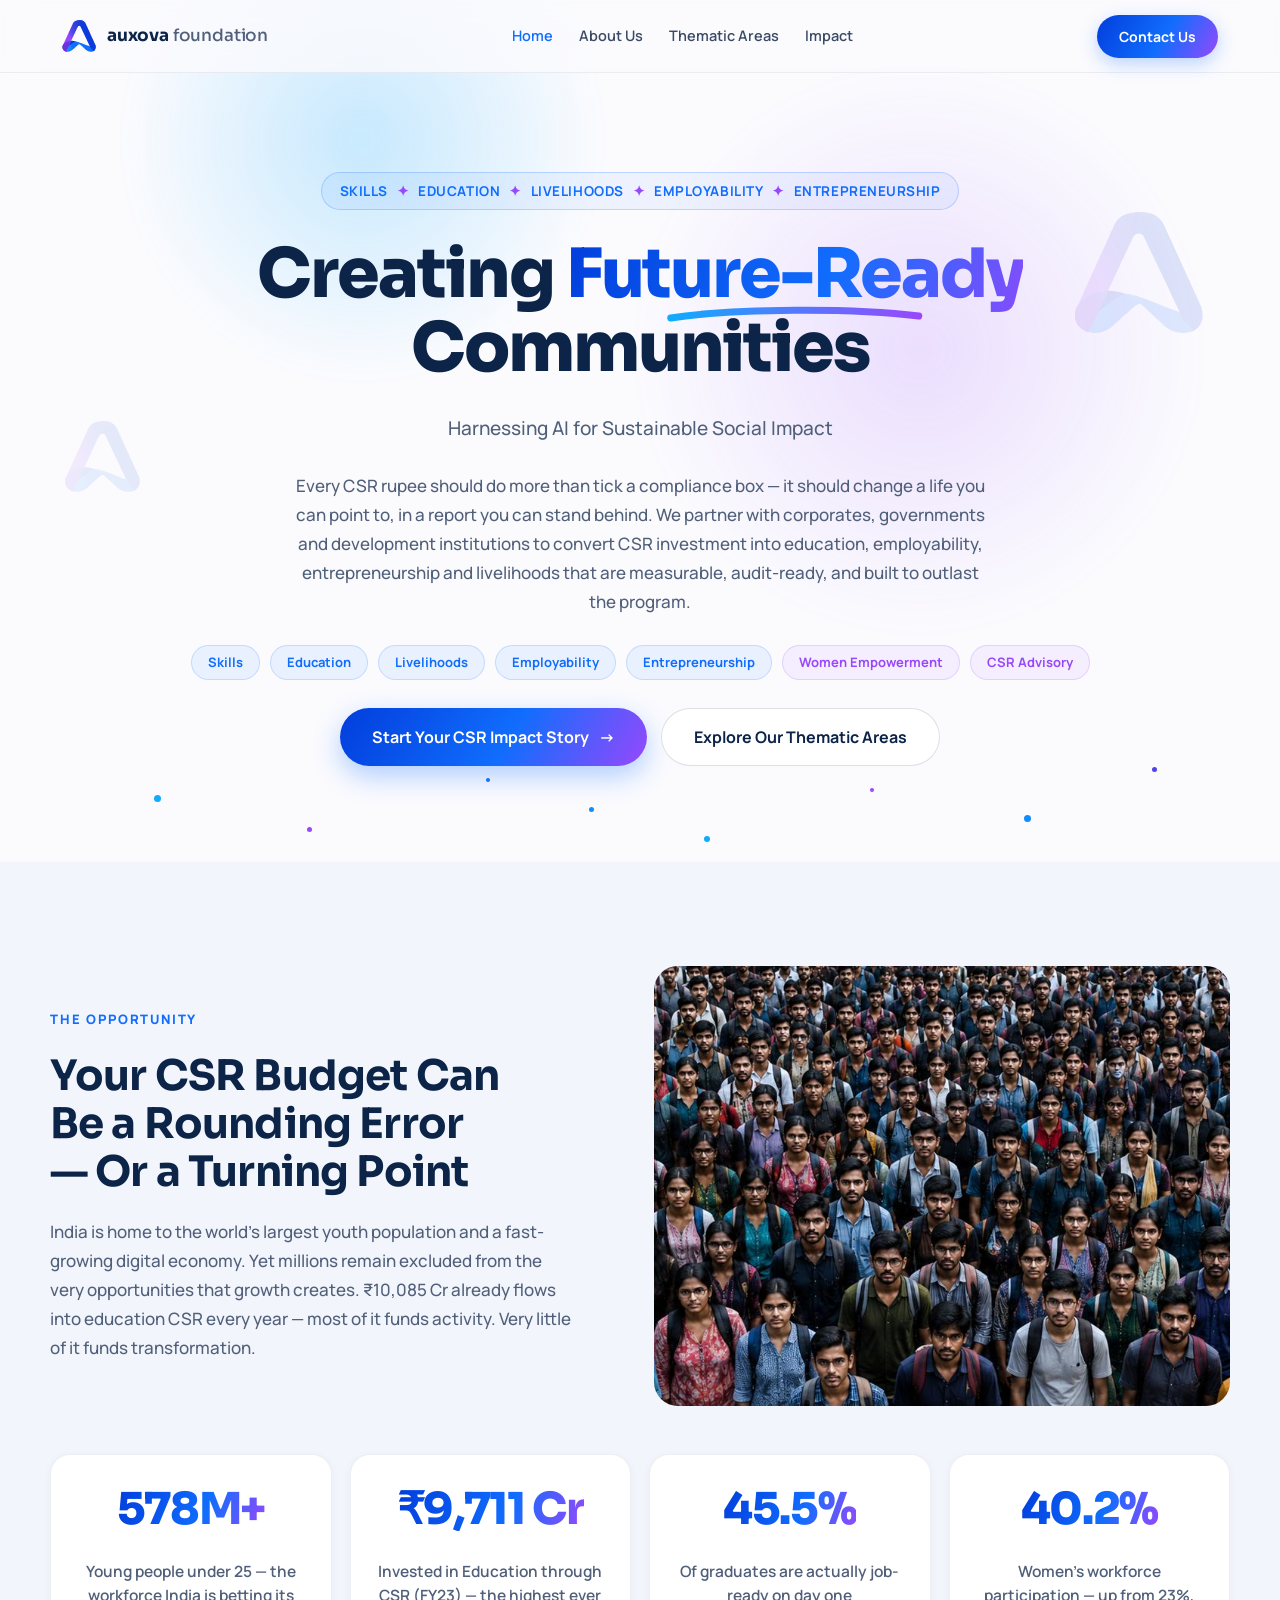
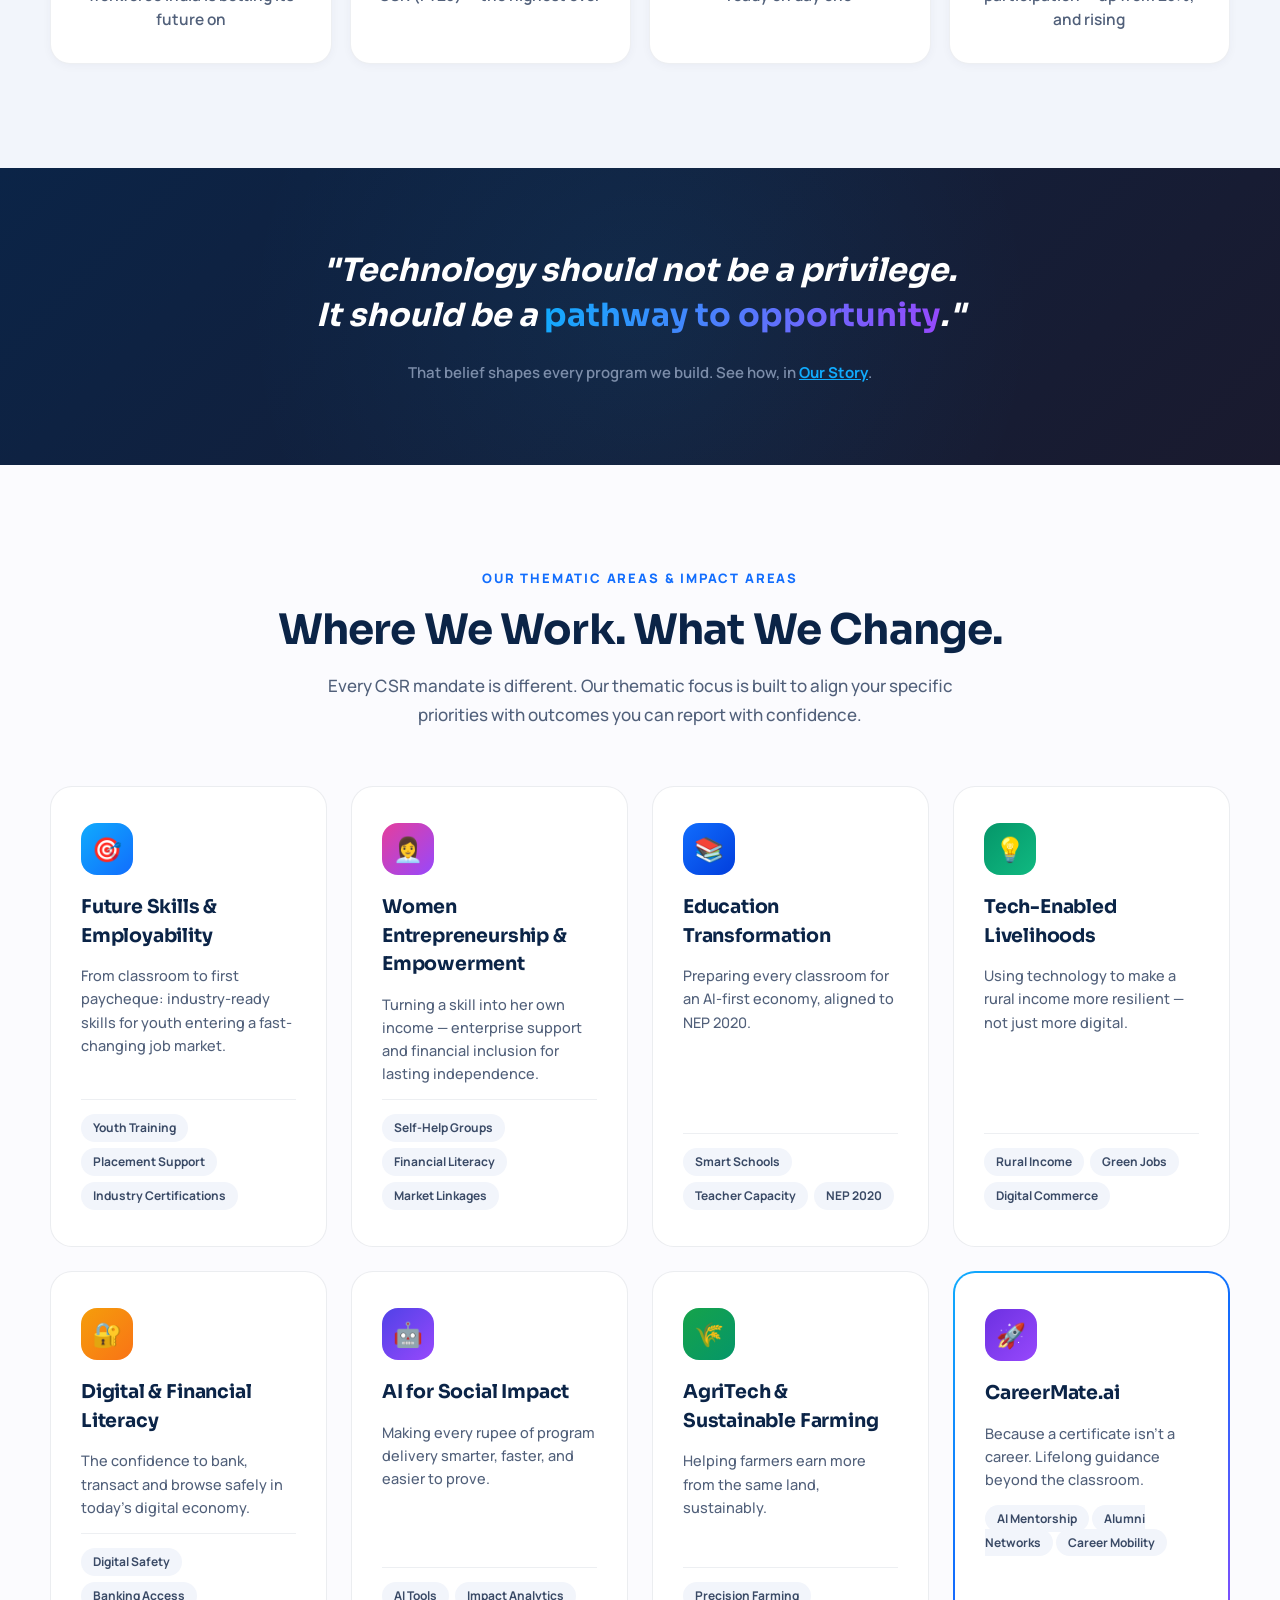
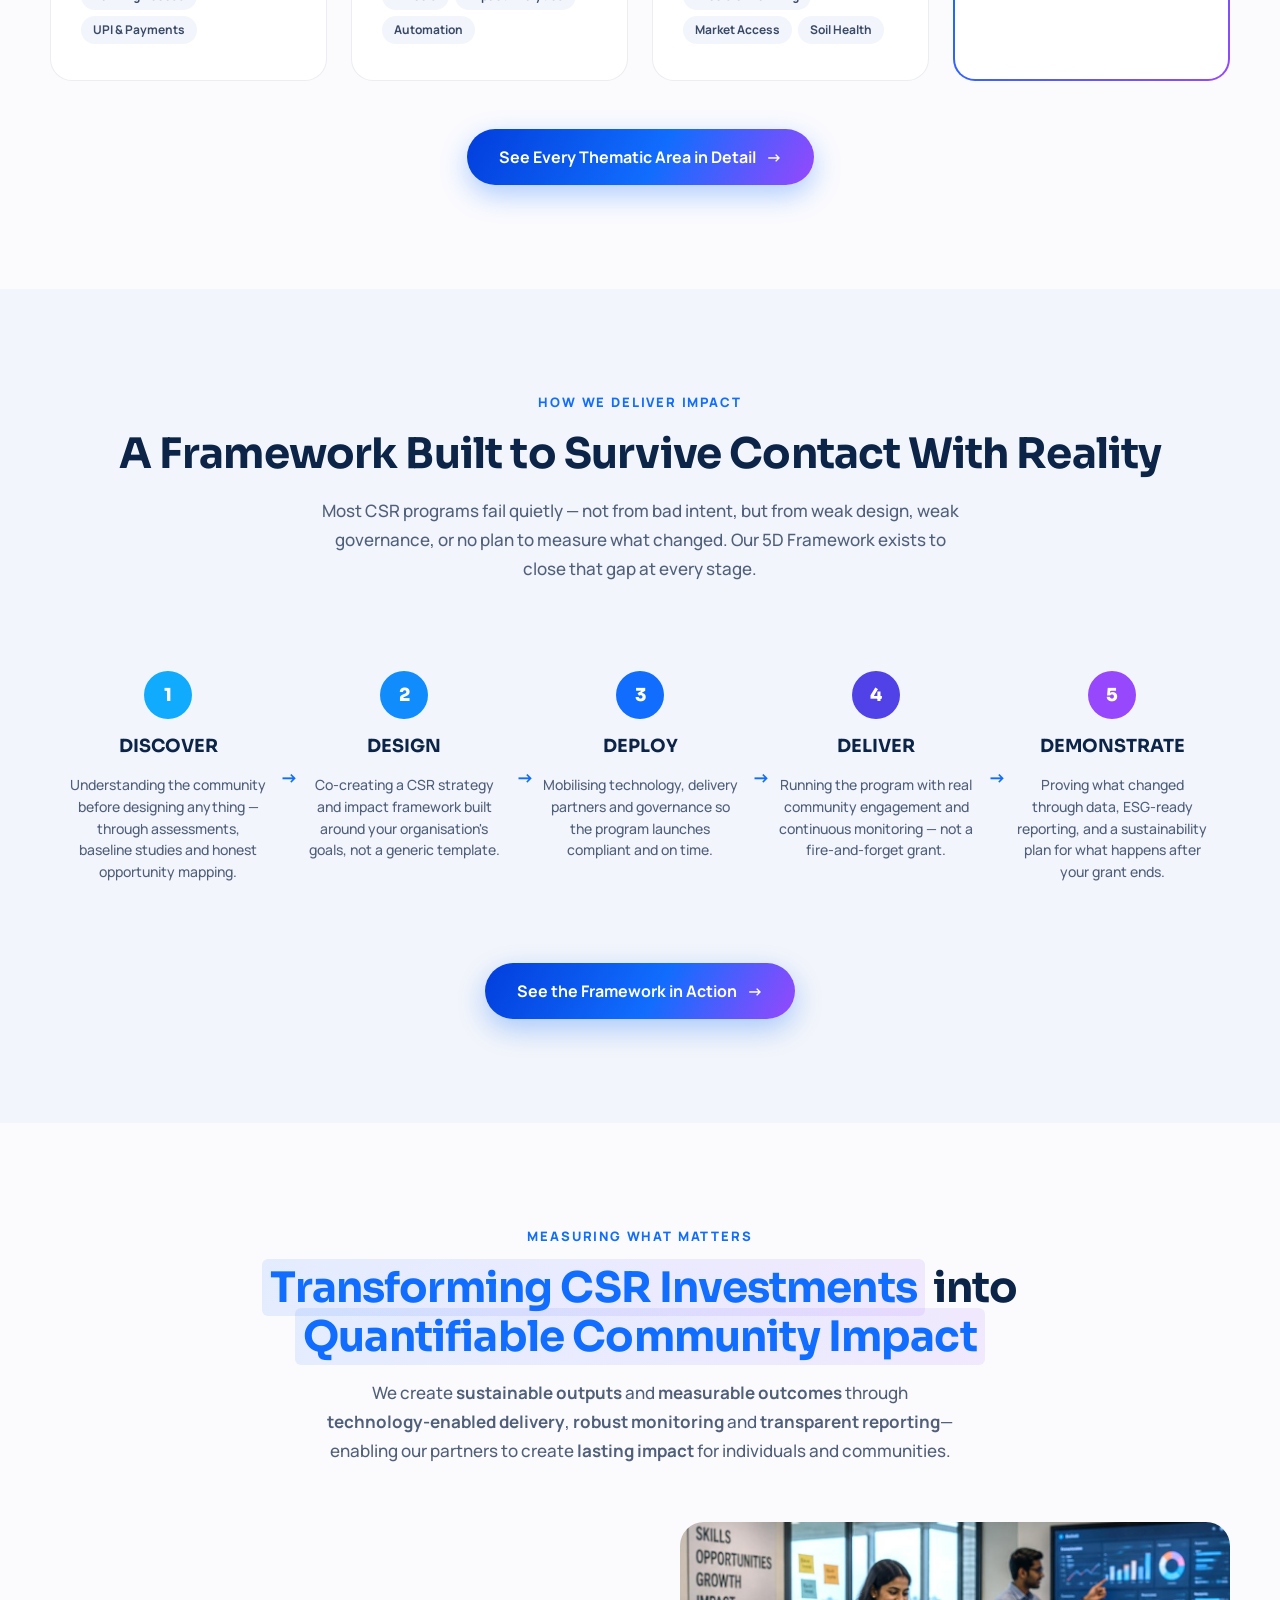
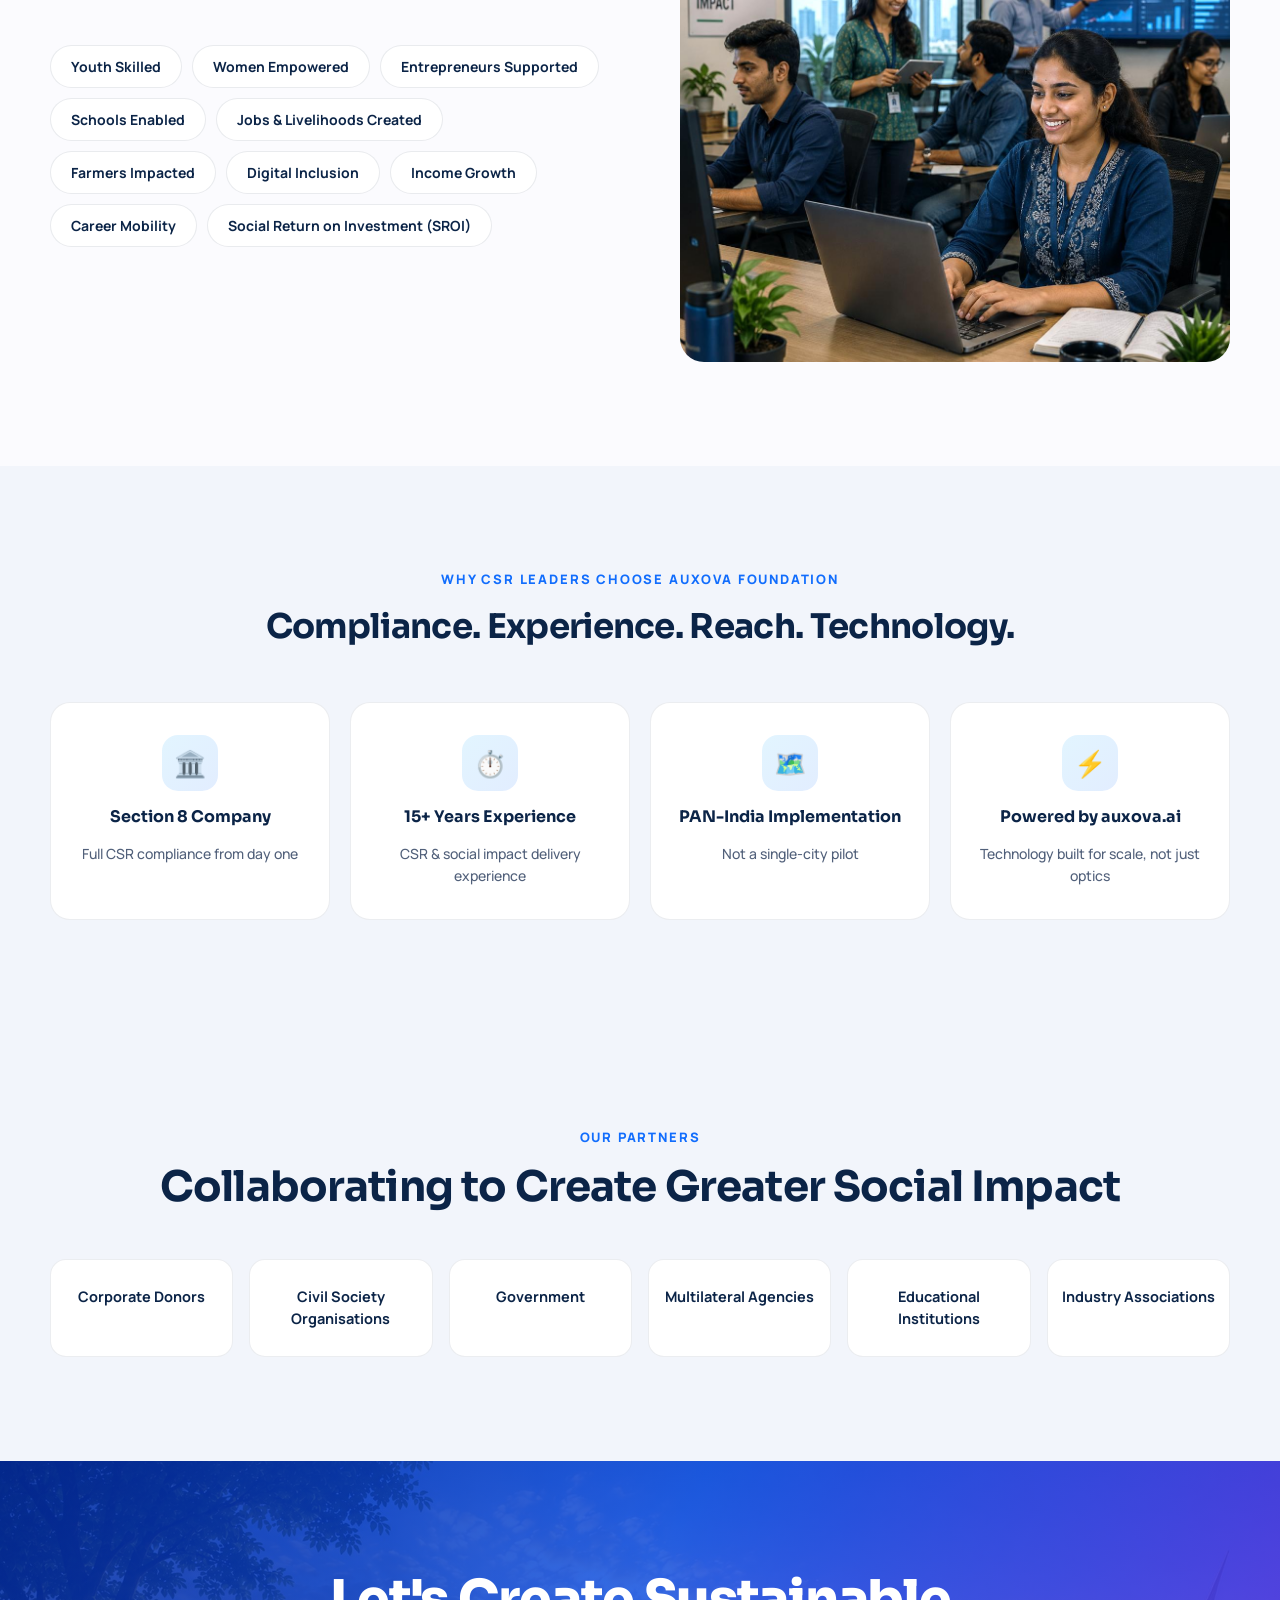
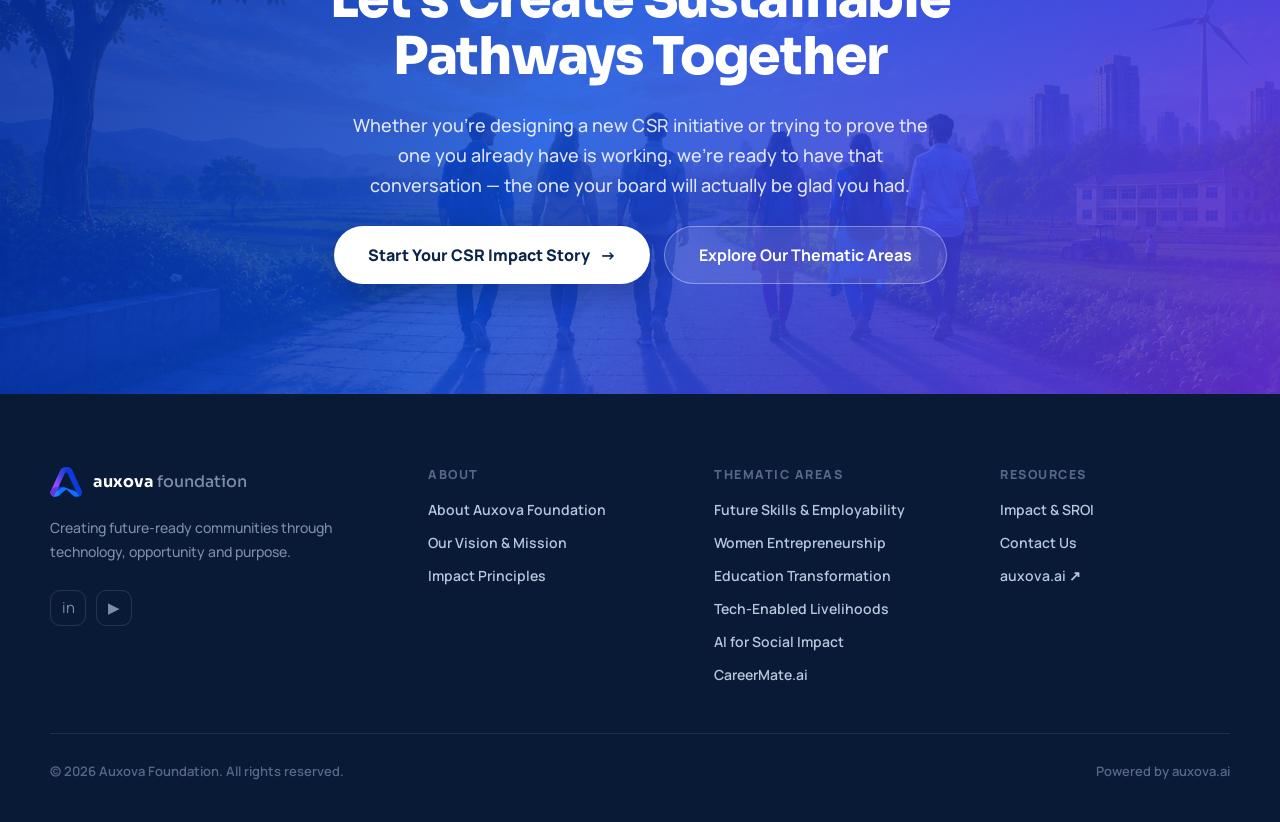
<file: index.html>
<!DOCTYPE html>
<html lang="en-IN">
<head>
  <meta charset="UTF-8">
  <meta name="viewport" content="width=device-width, initial-scale=1.0">
  <meta http-equiv="X-UA-Compatible" content="IE=edge">
  <meta name="theme-color" content="#116DFD">
  <meta name="format-detection" content="telephone=no">
  <meta name="apple-mobile-web-app-capable" content="yes">
  <meta name="apple-mobile-web-app-status-bar-style" content="black-translucent">
  <meta name="apple-mobile-web-app-title" content="Auxova Foundation">
  <meta name="msapplication-TileColor" content="#116DFD">

  <title>Auxova Foundation — Creating Future-Ready Communities | CSR Implementation Partner India</title>
  <meta name="description" content="Auxova Foundation partners with corporates, governments and development institutions to convert CSR investment into education, employability, entrepreneurship and livelihoods that are measurable, audit-ready, and built to outlast the program.">
  <meta name="keywords" content="CSR India, CSR implementation partner, education CSR, employability, entrepreneurship, livelihoods, Schedule VII, Section 8 company, nonprofit India, AI literacy, workforce development, women empowerment, CareerMate, SROI, ESG reporting">
  <meta name="author" content="Auxova Foundation">
  <meta name="robots" content="index, follow, max-image-preview:large, max-snippet:-1, max-video-preview:-1">

  <!-- Open Graph -->
  <meta property="og:type" content="website">
  <meta property="og:url" content="https://auxova-foundation.netlify.app/">
  <meta property="og:title" content="Auxova Foundation — Creating Future-Ready Communities | CSR Implementation Partner India">
  <meta property="og:description" content="Auxova Foundation partners with corporates, governments and development institutions to convert CSR investment into education, employability, entrepreneurship and livelihoods that are measurable, audit-ready, and built to outlast the program.">
  <meta property="og:image" content="https://auxova-foundation.netlify.app/assets/og-image.jpg">
  <meta property="og:image:width" content="1200">
  <meta property="og:image:height" content="630">
  <meta property="og:image:type" content="image/jpeg">
  <meta property="og:site_name" content="Auxova Foundation">
  <meta property="og:locale" content="en_IN">

  <!-- Twitter Card -->
  <meta name="twitter:card" content="summary_large_image">
  <meta name="twitter:title" content="Auxova Foundation — Creating Future-Ready Communities | CSR Implementation Partner India">
  <meta name="twitter:description" content="Auxova Foundation partners with corporates, governments and development institutions to convert CSR investment into education, employability, entrepreneurship and livelihoods that are measurable, audit-ready, and built to outlast the program.">
  <meta name="twitter:image" content="https://auxova-foundation.netlify.app/assets/og-image.jpg">

  <!-- Favicon -->
  <link rel="icon" type="image/svg+xml" href="assets/auxova-mark.svg">
  <link rel="apple-touch-icon" href="assets/auxova-mark.svg">

  <!-- Canonical -->
  <link rel="canonical" href="https://auxova-foundation.netlify.app/">

  <!-- Google Fonts -->
  <link rel="preconnect" href="https://fonts.googleapis.com">
  <link rel="preconnect" href="https://fonts.gstatic.com" crossorigin>
  <link rel="dns-prefetch" href="https://fonts.gstatic.com">
  <link href="https://fonts.googleapis.com/css2?family=Sora:wght@700;800&family=Manrope:wght@400;500;600;700;800&display=swap" rel="stylesheet">

  <!-- Stylesheet -->
  <link rel="stylesheet" href="css/style.css">

  <!-- Structured Data -->
  <script type="application/ld+json">
  {
    "@context": "https://schema.org",
    "@type": "NGO",
    "name": "Auxova Foundation",
    "url": "https://auxova-foundation.netlify.app",
    "logo": "https://auxova-foundation.netlify.app/assets/auxova-logo.svg",
    "description": "Auxova Foundation partners with corporates, governments and development institutions to convert CSR investment into education, employability, entrepreneurship and livelihoods that are measurable, audit-ready, and built to outlast the program.",
    "foundingDate": "2026",
    "areaServed": {
      "@type": "Country",
      "name": "India"
    },
    "knowsAbout": ["CSR implementation", "education", "employability", "entrepreneurship", "livelihoods", "AI literacy", "vocational training", "digital skilling", "women empowerment", "SROI"],
    "contactPoint": {
      "@type": "ContactPoint",
      "contactType": "General Enquiry",
      "email": "contact@auxova.in"
    }
  }
  </script>
  <script type="application/ld+json">
  {
    "@context": "https://schema.org",
    "@type": "WebSite",
    "url": "https://auxova-foundation.netlify.app",
    "name": "Auxova Foundation"
  }
  </script>
</head>
<body>

  <!-- ══════════════════════════════════════════════
       NAVIGATION
       ══════════════════════════════════════════════ -->
  <nav class="ax-nav" role="navigation" aria-label="Main navigation">
    <div class="ax-navbar">
      <a href="index.html" class="ax-nav-logo" aria-label="Auxova Foundation home">
        <img src="assets/auxova-mark.svg" alt="Auxova Foundation" width="34" height="34">
        <span class="ax-nav-logo-text">auxova <span>foundation</span></span>
      </a>
      <nav class="ax-navlinks" aria-label="Site sections">
        <a href="index.html">Home</a>
        <a href="about.html">About Us</a>
        <a href="programs.html">Thematic Areas</a>
        <a href="impact.html">Impact</a>
      </nav>
      <a href="contact.html" class="ax-navcta">Contact Us</a>
      <button id="ax-hamburger" class="ax-hamburger" aria-label="Open navigation menu" aria-expanded="false" aria-controls="ax-mobile-menu">
        <span aria-hidden="true"></span><span aria-hidden="true"></span><span aria-hidden="true"></span>
      </button>
    </div>
    <div id="ax-mobile-menu" class="ax-mobile-menu" role="menu" aria-label="Mobile navigation">
      <a href="index.html" role="menuitem">Home</a>
      <a href="about.html" role="menuitem">About Us</a>
      <a href="programs.html" role="menuitem">Thematic Areas</a>
      <a href="impact.html" role="menuitem">Impact</a>
      <a href="contact.html" role="menuitem">Contact Us</a>
    </div>
  </nav>

  <!-- ══════════════════════════════════════════════
       HERO
       ══════════════════════════════════════════════ -->
  <header id="top" class="ax-hero" aria-label="Hero section">

    <!-- Background orbs -->
    <div class="ax-hero-orb ax-hero-orb--left" aria-hidden="true"></div>
    <div class="ax-hero-orb ax-hero-orb--right" aria-hidden="true"></div>

    <!-- Floating decorative marks (desktop only) -->
    <img
      class="ax-hero-mark ax-hero-mark--right"
      src="assets/auxova-mark.svg"
      alt=""
      aria-hidden="true"
    >
    <img
      class="ax-hero-mark ax-hero-mark--left"
      src="assets/auxova-mark.svg"
      alt=""
      aria-hidden="true"
    >

    <!-- Particle dots -->
    <div class="ax-hero-particles" aria-hidden="true">
      <span class="ax-particle" style="left:12%;bottom:60px;width:7px;height:7px;background:#10ABFD;animation:axParticle 11s linear 0s infinite;"></span>
      <span class="ax-particle" style="left:24%;bottom:30px;width:5px;height:5px;background:#9748FC;animation:axParticle 14s linear 2.2s infinite;"></span>
      <span class="ax-particle" style="left:38%;bottom:80px;width:4px;height:4px;background:#116DFD;animation:axParticle 12s linear 4.6s infinite;"></span>
      <span class="ax-particle" style="left:55%;bottom:20px;width:6px;height:6px;background:#10ABFD;animation:axParticle 13s linear 1.1s infinite;"></span>
      <span class="ax-particle" style="left:68%;bottom:70px;width:4px;height:4px;background:#9748FC;animation:axParticle 10s linear 3.4s infinite;"></span>
      <span class="ax-particle" style="left:80%;bottom:40px;width:7px;height:7px;background:#118CFD;animation:axParticle 15s linear 5.8s infinite;"></span>
      <span class="ax-particle" style="left:90%;bottom:90px;width:5px;height:5px;background:#5042E7;animation:axParticle 12s linear 7.2s infinite;"></span>
      <span class="ax-particle" style="left:46%;bottom:50px;width:5px;height:5px;background:#118CFD;animation:axParticle 16s linear 8.5s infinite;"></span>
    </div>

    <!-- Hero Content -->
    <div class="ax-hero-content">

      <!-- Tag pill -->
      <div class="ax-hero-tag" role="text">
        <span>SKILLS</span>
        <span class="diamond" aria-hidden="true">✦</span>
        <span>EDUCATION</span>
        <span class="diamond" aria-hidden="true">✦</span>
        <span>LIVELIHOODS</span>
        <span class="diamond" aria-hidden="true">✦</span>
        <span>EMPLOYABILITY</span>
        <span class="diamond" aria-hidden="true">✦</span>
        <span>ENTREPRENEURSHIP</span>
      </div>

      <!-- H1 -->
      <h1 class="ax-hero-h1">
        Creating
        <span class="ax-shimmer-text">
          Future-Ready
          <svg
            class="ax-underline-svg"
            viewBox="0 0 260 22"
            aria-hidden="true"
            focusable="false"
          >
            <defs>
              <linearGradient id="axhg" x1="0" y1="0" x2="1" y2="0">
                <stop offset="0" stop-color="#10ABFD"></stop>
                <stop offset="1" stop-color="#9748FC"></stop>
              </linearGradient>
            </defs>
            <path
              class="ax-underline-path"
              d="M 6 14 C 70 4 190 4 254 12"
              fill="none"
              stroke="url(#axhg)"
              stroke-width="7"
              stroke-linecap="round"
              pathLength="1"
              stroke-dasharray="1"
              stroke-dashoffset="1"
            ></path>
          </svg>
        </span>
        Communities
      </h1>

      <!-- Subtitle -->
      <p class="ax-hero-sub">
        Harnessing AI for Sustainable Social Impact
      </p>

      <!-- Body paragraph -->
      <p style="max-width:700px;font-size:17px;line-height:1.7;color:#51607A;font-weight:500;text-wrap:pretty;margin:0;">
        Every CSR rupee should do more than tick a compliance box — it should change a life you can point to, in a report you can stand behind. We partner with corporates, governments and development institutions to convert CSR investment into education, employability, entrepreneurship and livelihoods that are measurable, audit-ready, and built to outlast the program.
      </p>

      <!-- Focus area tags -->
      <div style="display:flex;flex-wrap:wrap;justify-content:center;gap:10px;" role="list" aria-label="Focus areas">
        <span role="listitem" style="padding:7px 16px;border-radius:100px;background:rgba(17,109,253,.07);border:1px solid rgba(17,109,253,.18);font-size:13px;font-weight:700;color:#116DFD;">Skills</span>
        <span role="listitem" style="padding:7px 16px;border-radius:100px;background:rgba(17,109,253,.07);border:1px solid rgba(17,109,253,.18);font-size:13px;font-weight:700;color:#116DFD;">Education</span>
        <span role="listitem" style="padding:7px 16px;border-radius:100px;background:rgba(17,109,253,.07);border:1px solid rgba(17,109,253,.18);font-size:13px;font-weight:700;color:#116DFD;">Livelihoods</span>
        <span role="listitem" style="padding:7px 16px;border-radius:100px;background:rgba(17,109,253,.07);border:1px solid rgba(17,109,253,.18);font-size:13px;font-weight:700;color:#116DFD;">Employability</span>
        <span role="listitem" style="padding:7px 16px;border-radius:100px;background:rgba(17,109,253,.07);border:1px solid rgba(17,109,253,.18);font-size:13px;font-weight:700;color:#116DFD;">Entrepreneurship</span>
        <span role="listitem" style="padding:7px 16px;border-radius:100px;background:rgba(151,72,252,.07);border:1px solid rgba(151,72,252,.18);font-size:13px;font-weight:700;color:#9748FC;">Women Empowerment</span>
        <span role="listitem" style="padding:7px 16px;border-radius:100px;background:rgba(151,72,252,.07);border:1px solid rgba(151,72,252,.18);font-size:13px;font-weight:700;color:#9748FC;">CSR Advisory</span>
      </div>

      <!-- CTAs -->
      <div class="ax-hero-ctas">
        <a href="contact.html" class="ax-btn-primary">
          Start Your CSR Impact Story <span aria-hidden="true">→</span>
        </a>
        <a href="programs.html" class="ax-btn-secondary">
          Explore Our Thematic Areas
        </a>
      </div>

      <!-- Tagline removed per feedback #4 -->
    </div>
  </header>

  <!-- ══════════════════════════════════════════════
       OPPORTUNITY SECTION
       ══════════════════════════════════════════════ -->
  <section id="opportunity" class="ax-problem" aria-labelledby="opportunity-title" data-reveal="0">
    <div class="ax-container ax-problem-grid">

      <!-- Left: Text -->
      <div class="ax-problem-left" data-reveal="0">
        <span class="ax-label">The Opportunity</span>
        <h2 id="opportunity-title" class="ax-h2">
          Your CSR Budget Can Be a Rounding Error — Or a Turning Point
        </h2>
        <p style="font-size:17px;line-height:1.7;color:#51607A;font-weight:500;text-wrap:pretty;">
          India is home to the world's largest youth population and a fast-growing digital economy. Yet millions remain excluded from the very opportunities that growth creates. &#8377;10,085 Cr already flows into education CSR every year — most of it funds activity. Very little of it funds transformation.
        </p>
      </div>

      <!-- Right: Image -->
      <div data-reveal="140">
        <img src="assets/images/hero-youth.jpg" alt="India's youth population" class="ax-section-img ax-section-img--tall" style="border-radius:24px;">
      </div>

    </div>

    <!-- Stat cards — 4 column grid (stacked vertical layout) -->
    <div class="ax-container" style="margin-top:0;">
      <div id="ax-stats" style="display:grid;grid-template-columns:repeat(4,1fr);gap:18px;margin-top:48px;" aria-label="Key statistics">

        <div class="ax-stat-card" style="flex-direction:column;text-align:center;padding:32px 24px;" data-reveal="0">
          <div class="ax-stat-num" style="min-width:0;font-size:44px;" aria-label="600 million plus">
            <span data-counter="600" data-counter-suffix="M+">0</span>
          </div>
          <div class="ax-stat-desc">
            Young people under 25 — the workforce India is betting its future on
          </div>
        </div>

        <div class="ax-stat-card" style="flex-direction:column;text-align:center;padding:32px 24px;" data-reveal="100">
          <div class="ax-stat-num" style="min-width:0;font-size:44px;" aria-label="10,085 crore rupees">
            <span data-counter="10085" data-counter-prefix="&#8377;" data-counter-suffix=" Cr" data-counter-commas>0</span>
          </div>
          <div class="ax-stat-desc">
            Invested in Education through CSR (FY23) — the highest ever
          </div>
        </div>

        <div class="ax-stat-card" style="flex-direction:column;text-align:center;padding:32px 24px;" data-reveal="200">
          <div class="ax-stat-num" style="min-width:0;font-size:44px;" aria-label="47.2 percent">
            <span data-counter="47.2" data-counter-suffix="%" data-counter-decimals="1">0</span>
          </div>
          <div class="ax-stat-desc">
            Of graduates are actually job-ready on day one
          </div>
        </div>

        <div class="ax-stat-card" style="flex-direction:column;text-align:center;padding:32px 24px;" data-reveal="300">
          <div class="ax-stat-num" style="min-width:0;font-size:44px;" aria-label="41.7 percent">
            <span data-counter="41.7" data-counter-suffix="%" data-counter-decimals="1">0</span>
          </div>
          <div class="ax-stat-desc">
            Women's workforce participation — up from 23%, and rising
          </div>
        </div>

      </div>
    </div>
  </section>

  <!-- ══════════════════════════════════════════════
       QUOTE SECTION
       ══════════════════════════════════════════════ -->
  <section class="ax-quote-section" aria-label="Founding belief" data-reveal="0">
    <p class="ax-quote-text">
      "Technology should not be a privilege. It should be a <em>pathway to opportunity</em>."
    </p>
    <p class="ax-quote-cite">
      That belief shapes every program we build. See how, in
      <a href="about.html" style="color:#10ABFD;text-decoration:underline;font-weight:700;">Our Story</a>.
    </p>
  </section>

  <!-- ══════════════════════════════════════════════
       PROGRAMS SECTION
       ══════════════════════════════════════════════ -->
  <section id="programs" class="ax-section" aria-labelledby="programs-title">
    <div class="ax-container">

      <div class="ax-section-header" data-reveal="0">
        <span class="ax-label">Our Thematic Areas &amp; Impact Areas</span>
        <h2 id="programs-title" class="ax-h2">Where We Work. What We Change.</h2>
        <p>Every CSR mandate is different. Our thematic focus is built to align your specific priorities with outcomes you can report with confidence.</p>
      </div>

      <div class="ax-programs-grid" role="list" aria-label="Program areas">

        <!-- Card 1: Future Skills & Employability -->
        <article class="ax-program-card" data-reveal="0" role="listitem">
          <div class="ax-program-icon" style="background:linear-gradient(135deg,#10ABFD,#116DFD);" aria-hidden="true">🎯</div>
          <h3>Future Skills &amp; Employability</h3>
          <p>From classroom to first paycheque: industry-ready skills for youth entering a fast-changing job market.</p>
          <div class="ax-focus-areas">
            <span class="ax-focus-tag">Youth Training</span>
            <span class="ax-focus-tag">Placement Support</span>
            <span class="ax-focus-tag">Industry Certifications</span>
          </div>
        </article>

        <!-- Card 2: Women Entrepreneurship -->
        <article class="ax-program-card" data-reveal="60" role="listitem">
          <div class="ax-program-icon" style="background:linear-gradient(135deg,#E53E9C,#9748FC);" aria-hidden="true">👩‍💼</div>
          <h3>Women Entrepreneurship &amp; Empowerment</h3>
          <p>Turning a skill into her own income — enterprise support and financial inclusion for lasting independence.</p>
          <div class="ax-focus-areas">
            <span class="ax-focus-tag">Self-Help Groups</span>
            <span class="ax-focus-tag">Financial Literacy</span>
            <span class="ax-focus-tag">Market Linkages</span>
          </div>
        </article>

        <!-- Card 3: Education Transformation -->
        <article class="ax-program-card" data-reveal="120" role="listitem">
          <div class="ax-program-icon" style="background:linear-gradient(135deg,#116DFD,#023EDC);" aria-hidden="true">📚</div>
          <h3>Education Transformation</h3>
          <p>Preparing every classroom for an AI-first economy, aligned to NEP 2020.</p>
          <div class="ax-focus-areas">
            <span class="ax-focus-tag">Smart Schools</span>
            <span class="ax-focus-tag">Teacher Capacity</span>
            <span class="ax-focus-tag">NEP 2020</span>
          </div>
        </article>

        <!-- Card 4: Tech-Enabled Livelihoods -->
        <article class="ax-program-card" data-reveal="180" role="listitem">
          <div class="ax-program-icon" style="background:linear-gradient(135deg,#059669,#10B981);" aria-hidden="true">💡</div>
          <h3>Tech-Enabled Livelihoods</h3>
          <p>Using technology to make a rural income more resilient — not just more digital.</p>
          <div class="ax-focus-areas">
            <span class="ax-focus-tag">Rural Income</span>
            <span class="ax-focus-tag">Green Jobs</span>
            <span class="ax-focus-tag">Digital Commerce</span>
          </div>
        </article>

        <!-- Card 5: Digital & Financial Literacy -->
        <article class="ax-program-card" data-reveal="0" role="listitem">
          <div class="ax-program-icon" style="background:linear-gradient(135deg,#F59E0B,#F97316);" aria-hidden="true">🔐</div>
          <h3>Digital &amp; Financial Literacy</h3>
          <p>The confidence to bank, transact and browse safely in today's digital economy.</p>
          <div class="ax-focus-areas">
            <span class="ax-focus-tag">Digital Safety</span>
            <span class="ax-focus-tag">Banking Access</span>
            <span class="ax-focus-tag">UPI &amp; Payments</span>
          </div>
        </article>

        <!-- Card 6: AI for Social Impact -->
        <article class="ax-program-card" data-reveal="60" role="listitem">
          <div class="ax-program-icon" style="background:linear-gradient(135deg,#5042E7,#9748FC);" aria-hidden="true">🤖</div>
          <h3>AI for Social Impact</h3>
          <p>Making every rupee of program delivery smarter, faster, and easier to prove.</p>
          <div class="ax-focus-areas">
            <span class="ax-focus-tag">AI Tools</span>
            <span class="ax-focus-tag">Impact Analytics</span>
            <span class="ax-focus-tag">Automation</span>
          </div>
        </article>

        <!-- Card 7: AgriTech & Sustainable Farming -->
        <article class="ax-program-card" data-reveal="120" role="listitem">
          <div class="ax-program-icon" style="background:linear-gradient(135deg,#16A34A,#059669);" aria-hidden="true">🌾</div>
          <h3>AgriTech &amp; Sustainable Farming</h3>
          <p>Helping farmers earn more from the same land, sustainably.</p>
          <div class="ax-focus-areas">
            <span class="ax-focus-tag">Precision Farming</span>
            <span class="ax-focus-tag">Market Access</span>
            <span class="ax-focus-tag">Soil Health</span>
          </div>
        </article>

        <!-- Card 8: CareerMate.ai (gradient border) -->
        <div class="ax-pillar-card--gradient-border" data-reveal="180" role="listitem" style="border-radius:22px;">
          <article class="ax-pillar-card--inner" style="border-radius:20px;gap:14px;padding:36px 30px;">
            <div class="ax-program-icon" style="background:linear-gradient(135deg,#6C31E1,#9748FC);" aria-hidden="true">🚀</div>
            <h3 style="font-family:'Sora',sans-serif;font-size:19px;font-weight:700;letter-spacing:-0.01em;margin:4px 0 0;">CareerMate.ai</h3>
            <p style="font-size:14.5px;line-height:1.6;color:#51607A;font-weight:500;">Because a certificate isn't a career. Lifelong guidance beyond the classroom.</p>
            <div class="ax-focus-areas">
              <span class="ax-focus-tag">AI Mentorship</span>
              <span class="ax-focus-tag">Alumni Networks</span>
              <span class="ax-focus-tag">Career Mobility</span>
            </div>
          </article>
        </div>

      </div>

      <div style="text-align:center;margin-top:48px;" data-reveal="0">
        <a href="programs.html" class="ax-btn-primary">
          See Every Thematic Area in Detail <span aria-hidden="true">→</span>
        </a>
      </div>

    </div>
  </section>

  <!-- ══════════════════════════════════════════════
       5D FRAMEWORK SECTION
       ══════════════════════════════════════════════ -->
  <section id="framework" class="ax-section ax-section--gray" aria-labelledby="framework-title">
    <div class="ax-container">

      <div class="ax-section-header" data-reveal="0">
        <span class="ax-label">How We Deliver Impact</span>
        <h2 id="framework-title" class="ax-h2">A Framework Built to Survive Contact With Reality</h2>
        <p>Most CSR programs fail quietly — not from bad intent, but from weak design, weak governance, or no plan to measure what changed. Our 5D Framework exists to close that gap at every stage.</p>
      </div>

      <div class="ax-framework" role="list" aria-label="5D delivery framework" data-reveal="0">

        <!-- Step 1: Discover -->
        <div class="ax-framework-step" role="listitem" style="position:relative;">
          <div class="ax-framework-num" style="background:#10ABFD;" aria-hidden="true">1</div>
          <h3>DISCOVER</h3>
          <p>Understanding the community before designing anything — through assessments, baseline studies and honest opportunity mapping.</p>
          <span class="ax-framework-connector" aria-hidden="true">→</span>
        </div>

        <!-- Step 2: Design -->
        <div class="ax-framework-step" role="listitem" style="position:relative;">
          <div class="ax-framework-num" style="background:#118CFD;" aria-hidden="true">2</div>
          <h3>DESIGN</h3>
          <p>Co-creating a CSR strategy and impact framework built around your organisation's goals, not a generic template.</p>
          <span class="ax-framework-connector" aria-hidden="true">→</span>
        </div>

        <!-- Step 3: Deploy -->
        <div class="ax-framework-step" role="listitem" style="position:relative;">
          <div class="ax-framework-num" style="background:#116DFD;" aria-hidden="true">3</div>
          <h3>DEPLOY</h3>
          <p>Mobilising technology, delivery partners and governance so the program launches compliant and on time.</p>
          <span class="ax-framework-connector" aria-hidden="true">→</span>
        </div>

        <!-- Step 4: Deliver -->
        <div class="ax-framework-step" role="listitem" style="position:relative;">
          <div class="ax-framework-num" style="background:#5042E7;" aria-hidden="true">4</div>
          <h3>DELIVER</h3>
          <p>Running the program with real community engagement and continuous monitoring — not a fire-and-forget grant.</p>
          <span class="ax-framework-connector" aria-hidden="true">→</span>
        </div>

        <!-- Step 5: Demonstrate -->
        <div class="ax-framework-step" role="listitem">
          <div class="ax-framework-num" style="background:#9748FC;" aria-hidden="true">5</div>
          <h3>DEMONSTRATE</h3>
          <p>Proving what changed through data, ESG-ready reporting, and a sustainability plan for what happens after your grant ends.</p>
        </div>

      </div>

      <div style="text-align:center;margin-top:48px;" data-reveal="0">
        <a href="impact.html" class="ax-btn-primary">
          See the Framework in Action <span aria-hidden="true">→</span>
        </a>
      </div>

    </div>
  </section>

  <!-- ══════════════════════════════════════════════
       MEASURING SECTION
       ══════════════════════════════════════════════ -->
  <section id="measuring" class="ax-section" aria-labelledby="measuring-title">
    <div class="ax-container">

      <div class="ax-section-header" data-reveal="0">
        <span class="ax-label">Measuring What Matters</span>
        <h2 id="measuring-title" class="ax-h2"><span class="ax-keyword-highlight">Transforming CSR Investments</span> into <span class="ax-keyword-highlight">Quantifiable Community Impact</span></h2>
        <p>We create <strong>sustainable outputs</strong> and <strong>measurable outcomes</strong> through <strong>technology-enabled delivery</strong>, <strong>robust monitoring</strong> and <strong>transparent reporting</strong>&mdash;enabling our partners to create <strong>lasting impact</strong> for individuals and communities.</p>
      </div>

      <div class="ax-two-col" style="align-items:center;">

        <!-- Left: Impact tags -->
        <div data-reveal="0">
          <div class="ax-impact-tags" role="list" aria-label="Impact categories we measure">
            <span class="ax-impact-tag" role="listitem">Youth Skilled</span>
            <span class="ax-impact-tag" role="listitem">Women Empowered</span>
            <span class="ax-impact-tag" role="listitem">Entrepreneurs Supported</span>
            <span class="ax-impact-tag" role="listitem">Schools Enabled</span>
            <span class="ax-impact-tag" role="listitem">Jobs &amp; Livelihoods Created</span>
            <span class="ax-impact-tag" role="listitem">Farmers Impacted</span>
            <span class="ax-impact-tag" role="listitem">Digital Inclusion</span>
            <span class="ax-impact-tag" role="listitem">Income Growth</span>
            <span class="ax-impact-tag" role="listitem">Career Mobility</span>
            <span class="ax-impact-tag" role="listitem">Social Return on Investment (SROI)</span>
          </div>
        </div>

        <!-- Right: Image -->
        <div data-reveal="140">
          <img src="assets/images/impact-training.jpg" alt="Impact measurement and training programs" class="ax-section-img ax-section-img--tall">
        </div>

      </div>
    </div>
  </section>

  <!-- ══════════════════════════════════════════════
       WHY CHOOSE US SECTION
       ══════════════════════════════════════════════ -->
  <section id="why" class="ax-section ax-section--gray" aria-labelledby="why-title">
    <div class="ax-container">

      <div class="ax-section-header" data-reveal="0">
        <span class="ax-label">Why CSR Leaders Choose Auxova Foundation</span>
        <h2 id="why-title" class="ax-h2" style="font-size:clamp(24px,3vw,34px);">Compliance. Experience. Reach. Technology.</h2>
      </div>

      <div class="ax-why-grid" data-reveal="0" role="list" aria-label="Reasons to choose Auxova Foundation">

        <!-- Card 1 -->
        <div class="ax-why-card" role="listitem">
          <div class="ax-why-icon" style="background:linear-gradient(135deg,rgba(16,171,253,.12),rgba(17,109,253,.12));" aria-hidden="true">🏛️</div>
          <h3>Section 8 Company</h3>
          <p>Full CSR compliance from day one</p>
        </div>

        <!-- Card 2 -->
        <div class="ax-why-card" role="listitem">
          <div class="ax-why-icon" style="background:linear-gradient(135deg,rgba(16,171,253,.12),rgba(17,109,253,.12));" aria-hidden="true">⏱️</div>
          <h3>15+ Years Experience</h3>
          <p>CSR &amp; social impact delivery experience</p>
        </div>

        <!-- Card 3 -->
        <div class="ax-why-card" role="listitem">
          <div class="ax-why-icon" style="background:linear-gradient(135deg,rgba(16,171,253,.12),rgba(17,109,253,.12));" aria-hidden="true">🗺️</div>
          <h3>PAN-India Implementation</h3>
          <p>Not a single-city pilot</p>
        </div>

        <!-- Card 4 -->
        <div class="ax-why-card" role="listitem">
          <div class="ax-why-icon" style="background:linear-gradient(135deg,rgba(16,171,253,.12),rgba(17,109,253,.12));" aria-hidden="true">⚡</div>
          <h3>Powered by auxova.ai</h3>
          <p>Technology built for scale, not just optics</p>
        </div>

      </div>
    </div>
  </section>

  <!-- ══════════════════════════════════════════════
       PARTNERS SECTION
       ══════════════════════════════════════════════ -->
  <section id="partners" class="ax-partners" aria-labelledby="partners-title">
    <div class="ax-container ax-partners-inner">

      <div class="ax-partners-header" data-reveal="0">
        <span class="ax-label">Our Partners</span>
        <h2 id="partners-title" class="ax-h2">Collaborating to Create Greater Social Impact</h2>
      </div>

      <!-- Partner logos placeholder - logos will be displayed once partnerships are established -->
      <div class="ax-partner-cards" data-reveal="80" role="list" aria-label="Partner types">
        <div class="ax-partner-card" role="listitem">Corporate Donors</div>
        <div class="ax-partner-card" role="listitem">Civil Society Organisations</div>
        <div class="ax-partner-card" role="listitem">Government</div>
        <div class="ax-partner-card" role="listitem">Multilateral Agencies</div>
        <div class="ax-partner-card" role="listitem">Educational Institutions</div>
        <div class="ax-partner-card" role="listitem">Industry Associations</div>
      </div>

    </div>
  </section>

  <!-- ══════════════════════════════════════════════
       FINAL CTA SECTION
       ══════════════════════════════════════════════ -->
  <section id="contact-cta" class="ax-cta ax-cta-image" aria-labelledby="cta-title">

    <!-- Background image -->
    <img
      class="ax-cta-bg"
      src="assets/images/hero-future.jpg"
      alt=""
      aria-hidden="true"
    >

    <!-- Decorative elements -->
    <img
      class="ax-cta-mark"
      src="assets/auxova-mark.svg"
      alt=""
      aria-hidden="true"
    >
    <div class="ax-cta-orb" aria-hidden="true"></div>

    <!-- Content -->
    <div class="ax-cta-content" data-reveal="0">
      <h2 id="cta-title" class="ax-h2-big">
        Let's Create Sustainable Pathways Together
      </h2>
      <p class="ax-cta-sub">
        Whether you're designing a new CSR initiative or trying to prove the one you already have is working, we're ready to have that conversation — the one your board will actually be glad you had.
      </p>
      <div class="ax-cta-buttons">
        <a href="contact.html" class="ax-btn-cta-primary">
          Start Your CSR Impact Story <span aria-hidden="true">→</span>
        </a>
        <a href="programs.html" class="ax-btn-cta-secondary">
          Explore Our Thematic Areas
        </a>
      </div>
    </div>

  </section>

  <!-- ══════════════════════════════════════════════
       FOOTER
       ══════════════════════════════════════════════ -->
  <footer class="ax-footer" aria-label="Site footer">
    <div class="ax-container">
      <div class="ax-footer-grid">
        <div class="ax-footer-brand">
          <div class="ax-footer-logo">
            <img src="assets/auxova-mark.svg" alt="Auxova Foundation" width="32" height="32">
            <span class="ax-footer-logo-text">auxova <span>foundation</span></span>
          </div>
          <p class="ax-footer-tagline">Creating future-ready communities through technology, opportunity and purpose.</p>
          <div class="ax-footer-social">
            <a href="https://www.linkedin.com/company/auxovafoundation/" aria-label="LinkedIn" rel="noopener noreferrer" target="_blank">in</a>
            <a href="https://youtube.com/@auxovafoundation" aria-label="YouTube" rel="noopener noreferrer" target="_blank">&#9654;</a>
          </div>
        </div>
        <nav class="ax-footer-col" aria-label="About links">
          <span class="ax-footer-col-label">About</span>
          <a href="about.html">About Auxova Foundation</a>
          <a href="about.html#vision">Our Vision &amp; Mission</a>
          <a href="about.html#principles">Impact Principles</a>
        </nav>
        <nav class="ax-footer-col" aria-label="Program links">
          <span class="ax-footer-col-label">Thematic Areas</span>
          <a href="programs.html">Future Skills &amp; Employability</a>
          <a href="programs.html">Women Entrepreneurship</a>
          <a href="programs.html">Education Transformation</a>
          <a href="programs.html">Tech-Enabled Livelihoods</a>
          <a href="programs.html">AI for Social Impact</a>
          <a href="programs.html">CareerMate.ai</a>
        </nav>
        <nav class="ax-footer-col" aria-label="Resource links">
          <span class="ax-footer-col-label">Resources</span>
          <a href="impact.html">Impact &amp; SROI</a>
          <a href="contact.html">Contact Us</a>
          <a href="https://auxova.ai" target="_blank" rel="noopener">auxova.ai &#8599;</a>
        </nav>
      </div>
      <div class="ax-footer-bar">
        <span>&copy; 2026 Auxova Foundation. All rights reserved.</span>
        <span>Powered by auxova.ai</span>
      </div>
    </div>
  </footer>

  <!-- JavaScript -->
  <script src="js/main.js" defer></script>

</body>
</html>
</file>
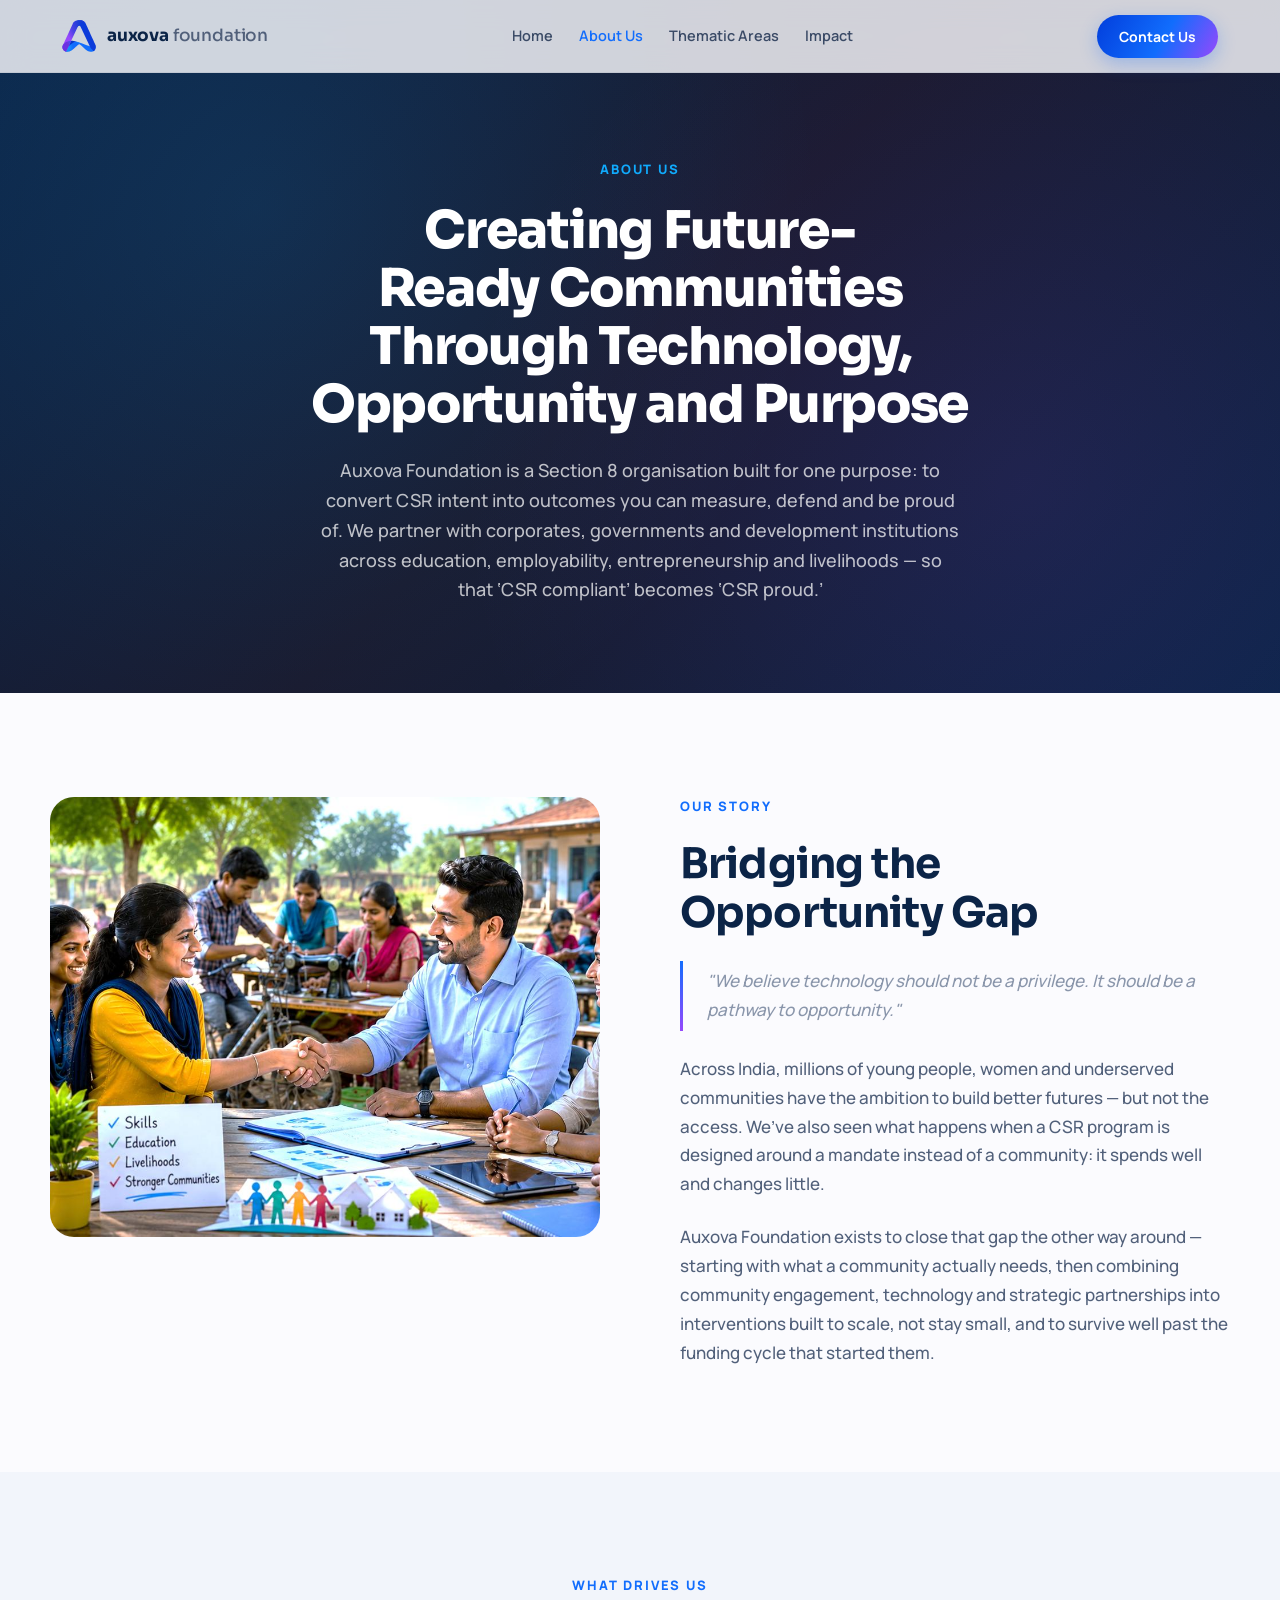
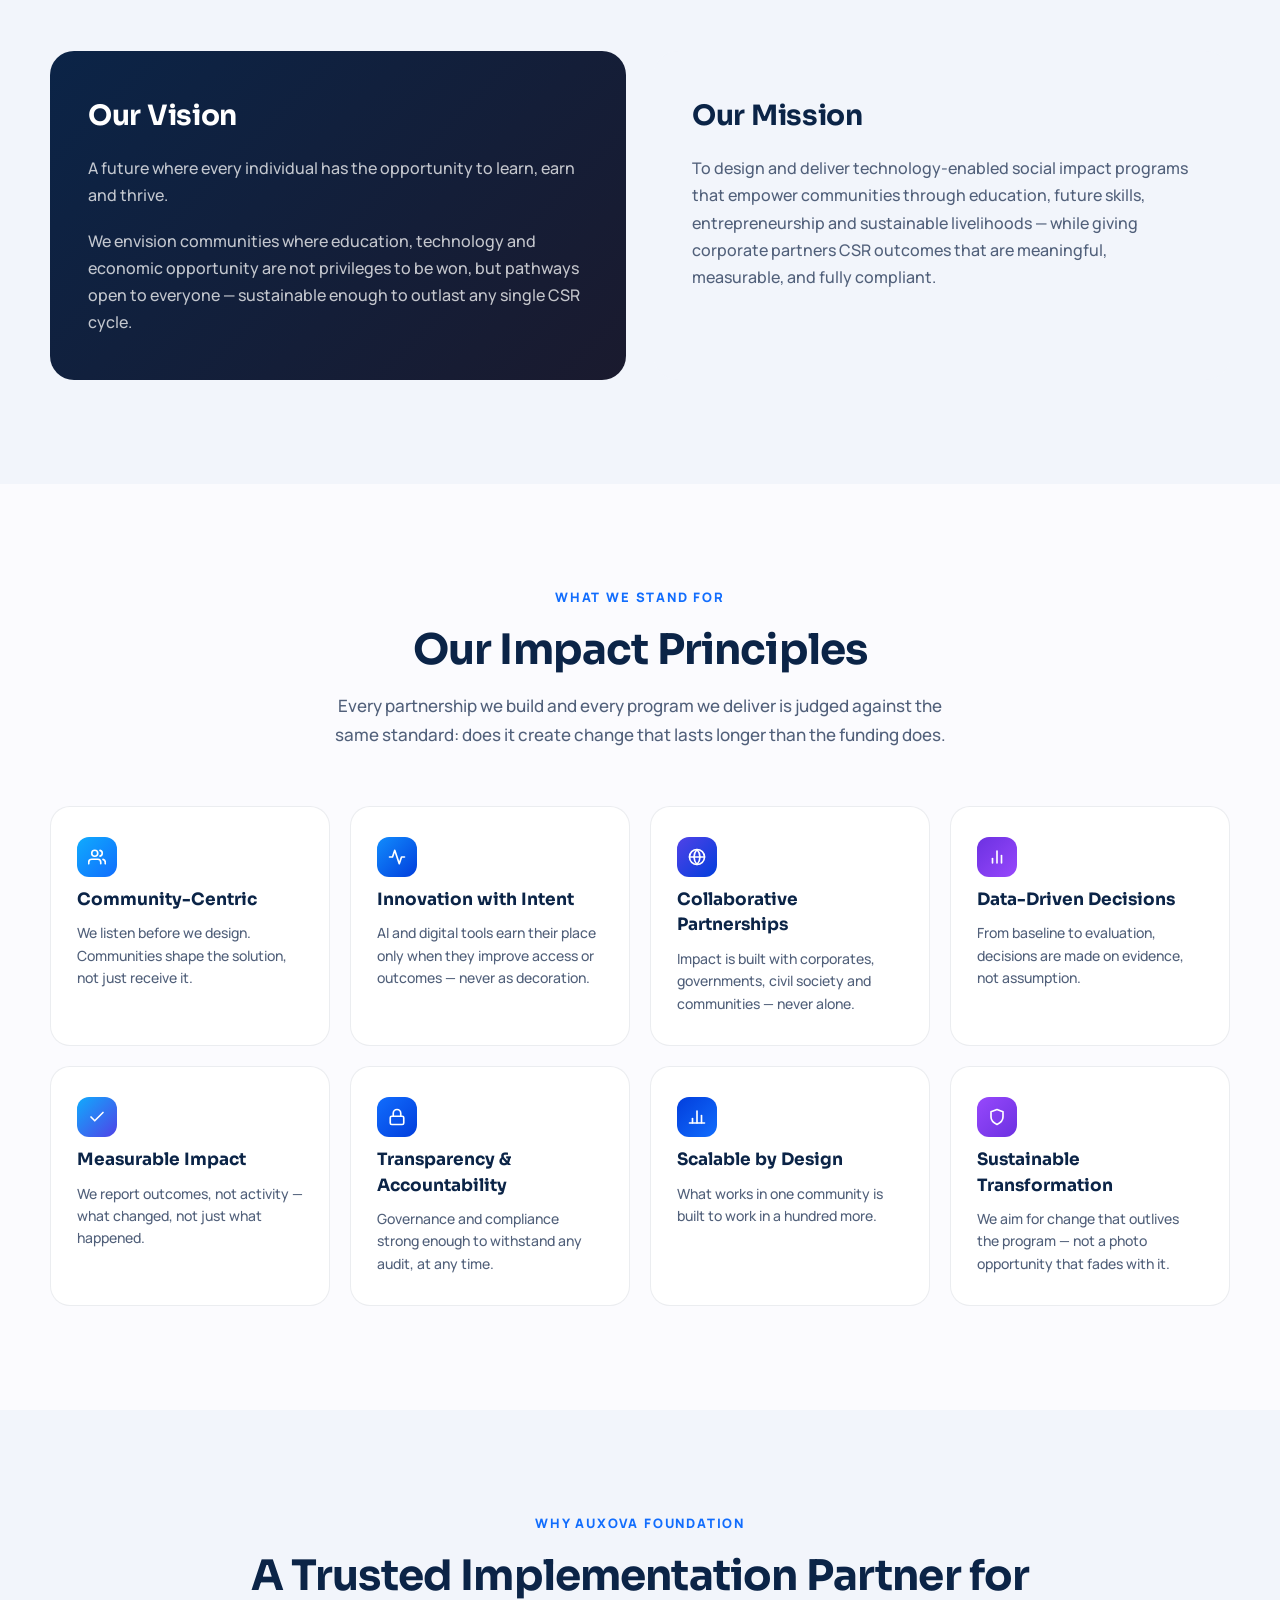
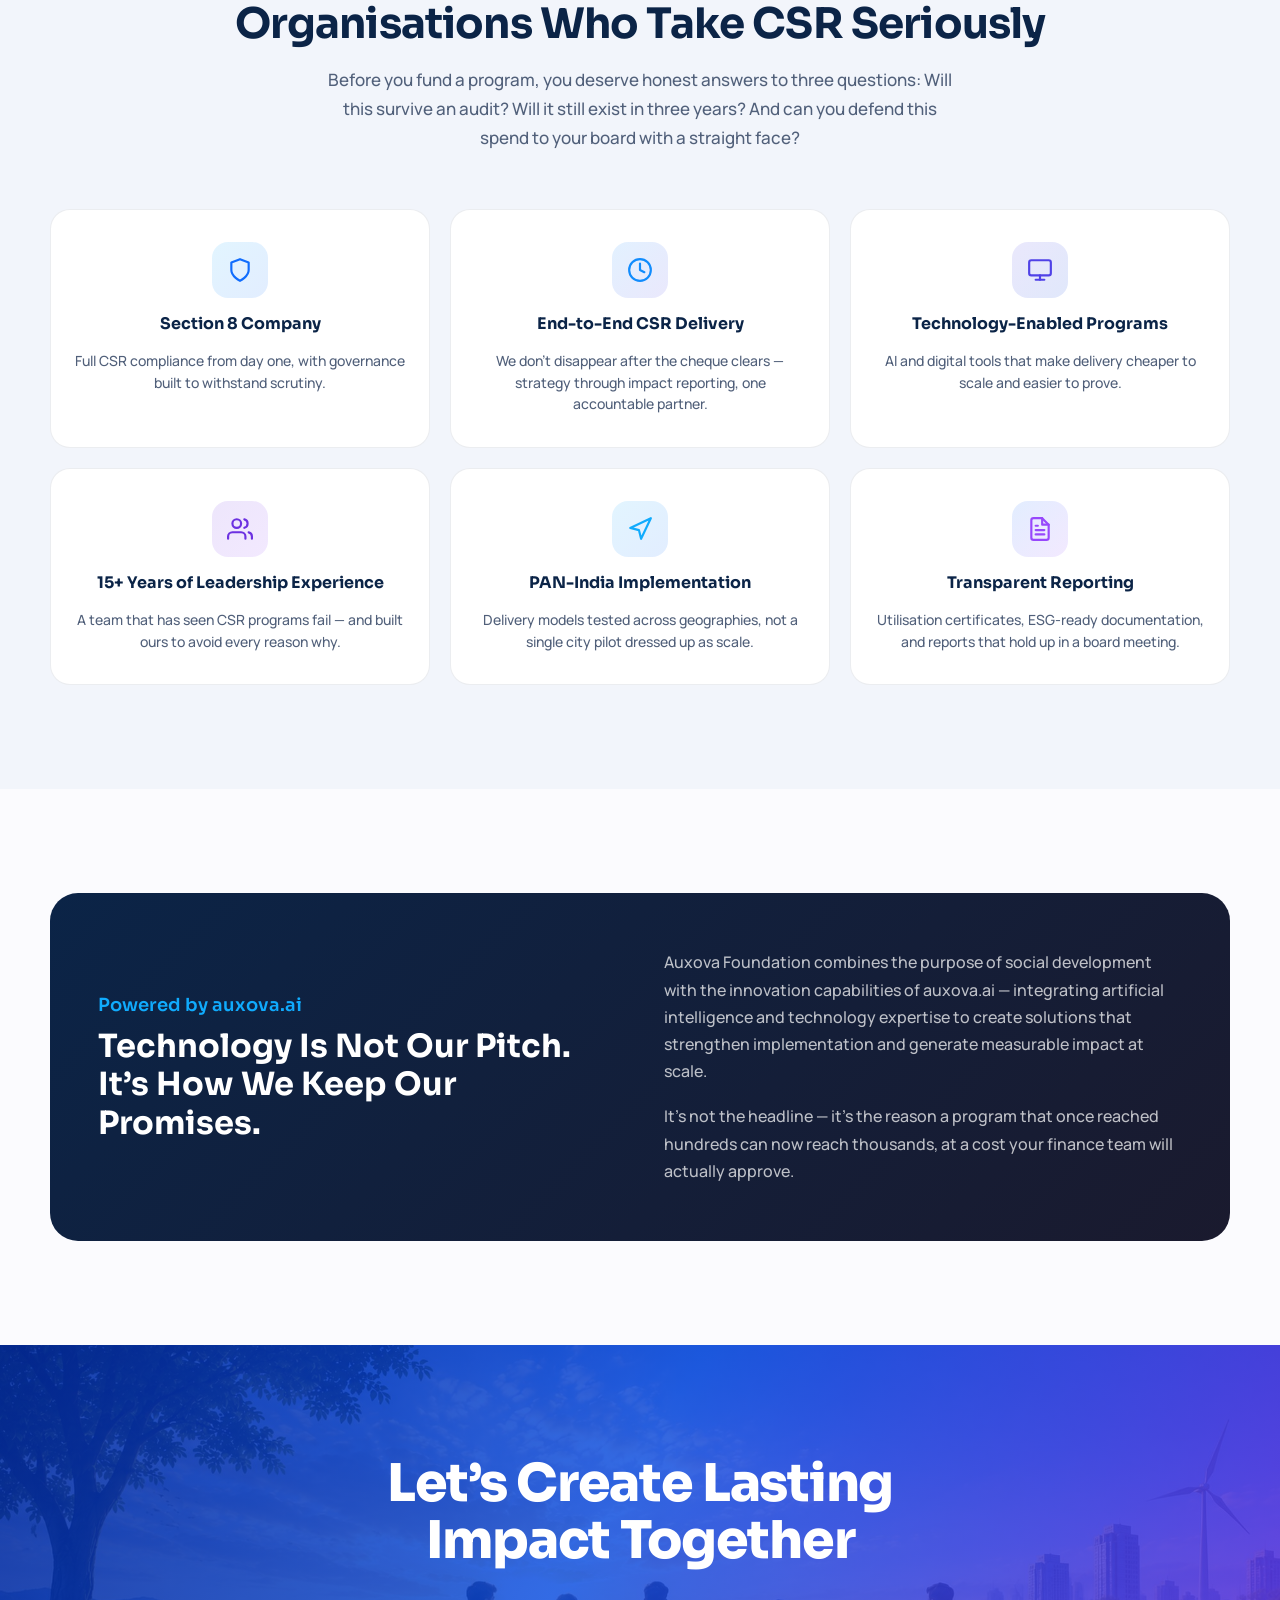
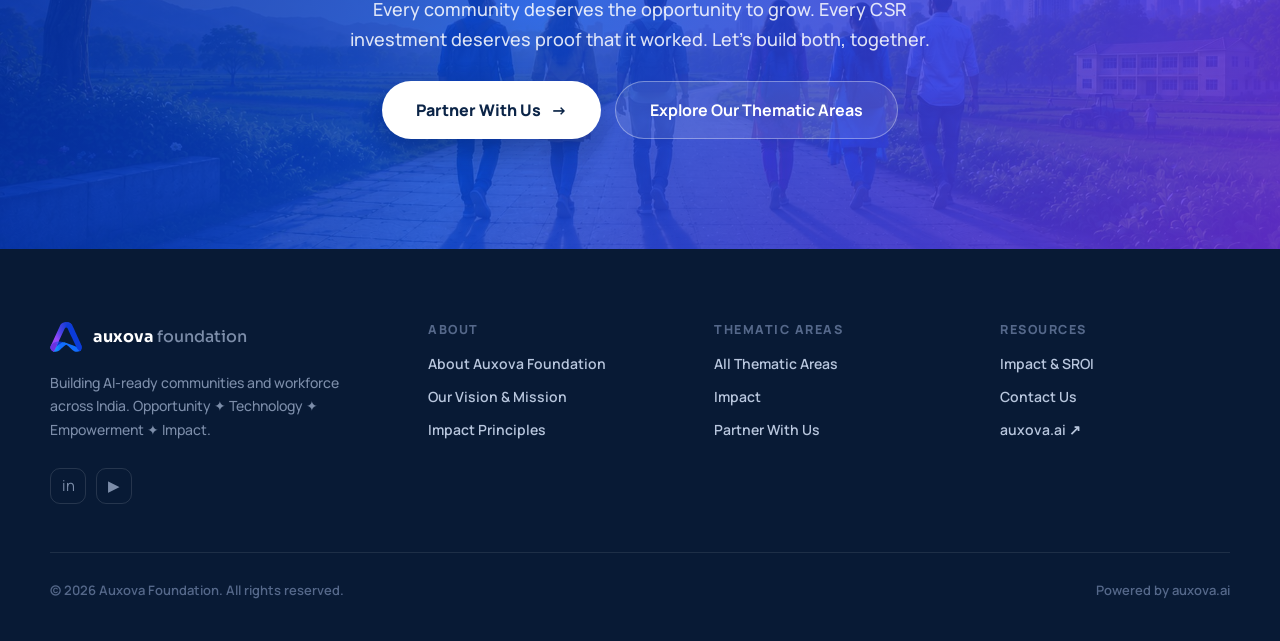
<file: about.html>
<!DOCTYPE html>
<html lang="en-IN">
<head>
  <meta charset="UTF-8">
  <meta name="viewport" content="width=device-width, initial-scale=1.0">
  <meta http-equiv="X-UA-Compatible" content="IE=edge">
  <meta name="theme-color" content="#116DFD">
  <meta name="format-detection" content="telephone=no">
  <meta name="apple-mobile-web-app-capable" content="yes">
  <meta name="apple-mobile-web-app-status-bar-style" content="black-translucent">
  <meta name="apple-mobile-web-app-title" content="Auxova Foundation">
  <meta name="msapplication-TileColor" content="#116DFD">

  <title>About Us — Auxova Foundation | CSR Implementation Partner India</title>
  <meta name="description" content="Auxova Foundation is a Section 8 organisation built to convert CSR intent into outcomes you can measure, defend and be proud of.">
  <meta name="keywords" content="about Auxova Foundation, CSR implementation partner India, Section 8 company CSR, social impact organisation India, CSR compliance partner, community development India">
  <meta name="author" content="Auxova Foundation">
  <meta name="robots" content="index, follow, max-image-preview:large, max-snippet:-1, max-video-preview:-1">

  <!-- Open Graph -->
  <meta property="og:type" content="website">
  <meta property="og:url" content="https://auxova-foundation.netlify.app/about.html">
  <meta property="og:title" content="About Us — Auxova Foundation | CSR Implementation Partner India">
  <meta property="og:description" content="Auxova Foundation is a Section 8 organisation built to convert CSR intent into outcomes you can measure, defend and be proud of.">
  <meta property="og:image" content="https://auxova-foundation.netlify.app/assets/og-image.jpg">
  <meta property="og:image:width" content="1200">
  <meta property="og:image:height" content="630">
  <meta property="og:image:type" content="image/jpeg">
  <meta property="og:site_name" content="Auxova Foundation">
  <meta property="og:locale" content="en_IN">

  <!-- Twitter Card -->
  <meta name="twitter:card" content="summary_large_image">
  <meta name="twitter:title" content="About Us — Auxova Foundation | CSR Implementation Partner India">
  <meta name="twitter:description" content="Auxova Foundation is a Section 8 organisation built to convert CSR intent into outcomes you can measure, defend and be proud of.">
  <meta name="twitter:image" content="https://auxova-foundation.netlify.app/assets/og-image.jpg">

  <!-- Favicon -->
  <link rel="icon" type="image/svg+xml" href="assets/auxova-mark.svg">
  <link rel="apple-touch-icon" href="assets/auxova-mark.svg">

  <!-- Canonical -->
  <link rel="canonical" href="https://auxova-foundation.netlify.app/about.html">

  <!-- Google Fonts -->
  <link rel="preconnect" href="https://fonts.googleapis.com">
  <link rel="preconnect" href="https://fonts.gstatic.com" crossorigin>
  <link rel="dns-prefetch" href="https://fonts.gstatic.com">
  <link href="https://fonts.googleapis.com/css2?family=Sora:wght@700;800&family=Manrope:wght@400;500;600;700;800&display=swap" rel="stylesheet">

  <!-- Stylesheet -->
  <link rel="stylesheet" href="css/style.css">

  <!-- Structured Data -->
  <script type="application/ld+json">
  {
    "@context": "https://schema.org",
    "@type": "AboutPage",
    "name": "About Auxova Foundation",
    "url": "https://auxova-foundation.netlify.app/about.html",
    "description": "Auxova Foundation is a Section 8 organisation built to convert CSR intent into outcomes you can measure, defend and be proud of.",
    "isPartOf": {
      "@type": "WebSite",
      "url": "https://auxova-foundation.netlify.app",
      "name": "Auxova Foundation"
    },
    "about": {
      "@type": "NGO",
      "name": "Auxova Foundation",
      "url": "https://auxova-foundation.netlify.app",
      "foundingDate": "2026",
      "areaServed": {
        "@type": "Country",
        "name": "India"
      }
    }
  }
  </script>
</head>
<body>

  <!-- ══════════════════════════════════════════════
       NAVIGATION
       ══════════════════════════════════════════════ -->
  <nav class="ax-nav" role="navigation" aria-label="Main navigation">
    <div class="ax-navbar">

      <!-- Logo -->
      <a href="index.html" class="ax-nav-logo" aria-label="Auxova Foundation home">
        <img src="assets/auxova-mark.svg" alt="Auxova Foundation" width="34" height="34">
        <span class="ax-nav-logo-text">auxova <span>foundation</span></span>
      </a>

      <!-- Desktop Nav Links -->
      <nav class="ax-navlinks" aria-label="Site sections">
        <a href="index.html">Home</a>
        <a href="about.html">About Us</a>
        <a href="programs.html">Thematic Areas</a>
        <a href="impact.html">Impact</a>
      </nav>

      <!-- CTA -->
      <a href="contact.html" class="ax-navcta">Contact Us</a>

      <!-- Hamburger (mobile) -->
      <button
        id="ax-hamburger"
        class="ax-hamburger"
        aria-label="Open navigation menu"
        aria-expanded="false"
        aria-controls="ax-mobile-menu"
      >
        <span aria-hidden="true"></span>
        <span aria-hidden="true"></span>
        <span aria-hidden="true"></span>
      </button>
    </div>

    <!-- Mobile Menu -->
    <div id="ax-mobile-menu" class="ax-mobile-menu" role="menu" aria-label="Mobile navigation">
      <a href="index.html" role="menuitem">Home</a>
      <a href="about.html" role="menuitem">About Us</a>
      <a href="programs.html" role="menuitem">Thematic Areas</a>
      <a href="impact.html" role="menuitem">Impact</a>
      <a href="contact.html" role="menuitem">Contact Us</a>
    </div>
  </nav>

  <!-- ══════════════════════════════════════════════
       PAGE HERO
       ══════════════════════════════════════════════ -->
  <header class="ax-page-hero" aria-label="About Us page hero">
    <div class="ax-page-hero-content" data-reveal="0">
      <span class="ax-label">ABOUT US</span>
      <h1>Creating Future-Ready Communities Through Technology, Opportunity and Purpose</h1>
      <p>
        Auxova Foundation is a Section 8 organisation built for one purpose: to convert CSR intent into outcomes you can measure, defend and be proud of. We partner with corporates, governments and development institutions across education, employability, entrepreneurship and livelihoods &mdash; so that &lsquo;CSR compliant&rsquo; becomes &lsquo;CSR proud.&rsquo;
      </p>
    </div>
  </header>

  <!-- ══════════════════════════════════════════════
       OUR STORY
       ══════════════════════════════════════════════ -->
  <section class="ax-section" aria-labelledby="story-title">
    <div class="ax-container">
      <div class="ax-two-col" style="align-items:start;">

        <!-- Left: Image -->
        <div data-reveal="0">
          <img
            src="assets/images/about-community.jpg"
            alt="Community partnership meeting"
            class="ax-section-img ax-section-img--tall"
          >
        </div>

        <!-- Right: Text -->
        <div style="display:flex;flex-direction:column;gap:24px;" data-reveal="140">
          <span class="ax-label">Our Story</span>
          <h2 id="story-title" class="ax-h2">Bridging the Opportunity Gap</h2>
          <blockquote class="ax-blockquote">
            <p>"We believe technology should not be a privilege. It should be a pathway to opportunity."</p>
          </blockquote>
          <p class="ax-section-text" style="margin:0;font-size:17px;">
            Across India, millions of young people, women and underserved communities have the ambition to build better futures &mdash; but not the access. We&rsquo;ve also seen what happens when a CSR program is designed around a mandate instead of a community: it spends well and changes little.
          </p>
          <p class="ax-section-text" style="margin:0;font-size:17px;">
            Auxova Foundation exists to close that gap the other way around &mdash; starting with what a community actually needs, then combining community engagement, technology and strategic partnerships into interventions built to scale, not stay small, and to survive well past the funding cycle that started them.
          </p>
        </div>

      </div>
    </div>
  </section>

  <!-- ══════════════════════════════════════════════
       VISION & MISSION
       ══════════════════════════════════════════════ -->
  <section id="vision" class="ax-section ax-section--gray" aria-labelledby="vision-title">
    <div class="ax-container">

      <div class="ax-section-header" data-reveal="0">
        <span class="ax-label">What Drives Us</span>
      </div>

      <div class="ax-vm-grid" data-reveal="80">

        <!-- Vision -->
        <div class="ax-vm-box ax-vm-box--vision">
          <h2>Our Vision</h2>
          <p>A future where every individual has the opportunity to learn, earn and thrive.</p>
          <p>We envision communities where education, technology and economic opportunity are not privileges to be won, but pathways open to everyone &mdash; sustainable enough to outlast any single CSR cycle.</p>
        </div>

        <!-- Mission -->
        <div class="ax-vm-box ax-vm-box--mission">
          <h2>Our Mission</h2>
          <p>To design and deliver technology-enabled social impact programs that empower communities through education, future skills, entrepreneurship and sustainable livelihoods &mdash; while giving corporate partners CSR outcomes that are meaningful, measurable, and fully compliant.</p>
        </div>

      </div>
    </div>
  </section>

  <!-- ══════════════════════════════════════════════
       IMPACT PRINCIPLES
       ══════════════════════════════════════════════ -->
  <section id="principles" class="ax-section" aria-labelledby="principles-title">
    <div class="ax-container">

      <div class="ax-section-header" data-reveal="0">
        <span class="ax-label">What We Stand For</span>
        <h2 id="principles-title" class="ax-h2">Our Impact Principles</h2>
        <p>
          Every partnership we build and every program we deliver is judged against the same standard: does it create change that lasts longer than the funding does.
        </p>
      </div>

      <div class="ax-principles-grid">

        <article class="ax-principle-card" data-reveal="0">
          <div style="width:40px;height:40px;border-radius:12px;background:linear-gradient(135deg,#10ABFD,#116DFD);display:flex;align-items:center;justify-content:center;flex:none;" aria-hidden="true">
            <svg width="18" height="18" viewBox="0 0 24 24" fill="none" stroke="#fff" stroke-width="2.2" stroke-linecap="round" stroke-linejoin="round"><path d="M17 21v-2a4 4 0 0 0-4-4H5a4 4 0 0 0-4 4v2"/><circle cx="9" cy="7" r="4"/><path d="M23 21v-2a4 4 0 0 0-3-3.87"/><path d="M16 3.13a4 4 0 0 1 0 7.75"/></svg>
          </div>
          <h3>Community-Centric</h3>
          <p>We listen before we design. Communities shape the solution, not just receive it.</p>
        </article>

        <article class="ax-principle-card" data-reveal="60">
          <div style="width:40px;height:40px;border-radius:12px;background:linear-gradient(135deg,#118CFD,#023EDC);display:flex;align-items:center;justify-content:center;flex:none;" aria-hidden="true">
            <svg width="18" height="18" viewBox="0 0 24 24" fill="none" stroke="#fff" stroke-width="2.2" stroke-linecap="round" stroke-linejoin="round"><polyline points="22 12 18 12 15 21 9 3 6 12 2 12"/></svg>
          </div>
          <h3>Innovation with Intent</h3>
          <p>AI and digital tools earn their place only when they improve access or outcomes &mdash; never as decoration.</p>
        </article>

        <article class="ax-principle-card" data-reveal="120">
          <div style="width:40px;height:40px;border-radius:12px;background:linear-gradient(135deg,#5042E7,#023EDC);display:flex;align-items:center;justify-content:center;flex:none;" aria-hidden="true">
            <svg width="18" height="18" viewBox="0 0 24 24" fill="none" stroke="#fff" stroke-width="2.2" stroke-linecap="round" stroke-linejoin="round"><circle cx="12" cy="12" r="10"/><line x1="2" y1="12" x2="22" y2="12"/><path d="M12 2a15.3 15.3 0 0 1 4 10 15.3 15.3 0 0 1-4 10 15.3 15.3 0 0 1-4-10 15.3 15.3 0 0 1 4-10z"/></svg>
          </div>
          <h3>Collaborative Partnerships</h3>
          <p>Impact is built with corporates, governments, civil society and communities &mdash; never alone.</p>
        </article>

        <article class="ax-principle-card" data-reveal="180">
          <div style="width:40px;height:40px;border-radius:12px;background:linear-gradient(135deg,#6C31E1,#9748FC);display:flex;align-items:center;justify-content:center;flex:none;" aria-hidden="true">
            <svg width="18" height="18" viewBox="0 0 24 24" fill="none" stroke="#fff" stroke-width="2.2" stroke-linecap="round" stroke-linejoin="round"><line x1="18" y1="20" x2="18" y2="10"/><line x1="12" y1="20" x2="12" y2="4"/><line x1="6" y1="20" x2="6" y2="14"/></svg>
          </div>
          <h3>Data-Driven Decisions</h3>
          <p>From baseline to evaluation, decisions are made on evidence, not assumption.</p>
        </article>

        <article class="ax-principle-card" data-reveal="0">
          <div style="width:40px;height:40px;border-radius:12px;background:linear-gradient(135deg,#10ABFD,#5042E7);display:flex;align-items:center;justify-content:center;flex:none;" aria-hidden="true">
            <svg width="18" height="18" viewBox="0 0 24 24" fill="none" stroke="#fff" stroke-width="2.2" stroke-linecap="round" stroke-linejoin="round"><polyline points="20 6 9 17 4 12"/></svg>
          </div>
          <h3>Measurable Impact</h3>
          <p>We report outcomes, not activity &mdash; what changed, not just what happened.</p>
        </article>

        <article class="ax-principle-card" data-reveal="60">
          <div style="width:40px;height:40px;border-radius:12px;background:linear-gradient(135deg,#116DFD,#023EDC);display:flex;align-items:center;justify-content:center;flex:none;" aria-hidden="true">
            <svg width="18" height="18" viewBox="0 0 24 24" fill="none" stroke="#fff" stroke-width="2.2" stroke-linecap="round" stroke-linejoin="round"><rect x="3" y="11" width="18" height="11" rx="2" ry="2"/><path d="M7 11V7a5 5 0 0 1 10 0v4"/></svg>
          </div>
          <h3>Transparency &amp; Accountability</h3>
          <p>Governance and compliance strong enough to withstand any audit, at any time.</p>
        </article>

        <article class="ax-principle-card" data-reveal="120">
          <div style="width:40px;height:40px;border-radius:12px;background:linear-gradient(135deg,#023EDC,#116DFD);display:flex;align-items:center;justify-content:center;flex:none;" aria-hidden="true">
            <svg width="18" height="18" viewBox="0 0 24 24" fill="none" stroke="#fff" stroke-width="2.2" stroke-linecap="round" stroke-linejoin="round"><path d="M18 20V10"/><path d="M12 20V4"/><path d="M6 20v-6"/><path d="M2 20h20"/></svg>
          </div>
          <h3>Scalable by Design</h3>
          <p>What works in one community is built to work in a hundred more.</p>
        </article>

        <article class="ax-principle-card" data-reveal="180">
          <div style="width:40px;height:40px;border-radius:12px;background:linear-gradient(135deg,#9748FC,#6C31E1);display:flex;align-items:center;justify-content:center;flex:none;" aria-hidden="true">
            <svg width="18" height="18" viewBox="0 0 24 24" fill="none" stroke="#fff" stroke-width="2.2" stroke-linecap="round" stroke-linejoin="round"><path d="M12 22s8-4 8-10V5l-8-3-8 3v7c0 6 8 10 8 10z"/></svg>
          </div>
          <h3>Sustainable Transformation</h3>
          <p>We aim for change that outlives the program &mdash; not a photo opportunity that fades with it.</p>
        </article>

      </div>
    </div>
  </section>

  <!-- ══════════════════════════════════════════════
       WHY AUXOVA FOUNDATION
       ══════════════════════════════════════════════ -->
  <section class="ax-section ax-section--gray" aria-labelledby="why-title">
    <div class="ax-container">

      <div class="ax-section-header" data-reveal="0">
        <span class="ax-label">Why Auxova Foundation</span>
        <h2 id="why-title" class="ax-h2">A Trusted Implementation Partner for Organisations Who Take CSR Seriously</h2>
        <p>
          Before you fund a program, you deserve honest answers to three questions: Will this survive an audit? Will it still exist in three years? And can you defend this spend to your board with a straight face?
        </p>
      </div>

      <div class="ax-why-grid" style="grid-template-columns:repeat(3,1fr);" data-reveal="80">

        <article class="ax-why-card">
          <div class="ax-why-icon" style="background:linear-gradient(135deg,rgba(16,171,253,.12),rgba(17,109,253,.12));" aria-hidden="true">
            <svg width="26" height="26" viewBox="0 0 24 24" fill="none" stroke="#116DFD" stroke-width="2" stroke-linecap="round" stroke-linejoin="round"><path d="M12 22s8-4 8-10V5l-8-3-8 3v7c0 6 8 10 8 10z"/></svg>
          </div>
          <h3>Section 8 Company</h3>
          <p>Full CSR compliance from day one, with governance built to withstand scrutiny.</p>
        </article>

        <article class="ax-why-card">
          <div class="ax-why-icon" style="background:linear-gradient(135deg,rgba(17,140,253,.12),rgba(80,66,231,.12));" aria-hidden="true">
            <svg width="26" height="26" viewBox="0 0 24 24" fill="none" stroke="#118CFD" stroke-width="2" stroke-linecap="round" stroke-linejoin="round"><circle cx="12" cy="12" r="10"/><polyline points="12 6 12 12 16 14"/></svg>
          </div>
          <h3>End-to-End CSR Delivery</h3>
          <p>We don&rsquo;t disappear after the cheque clears &mdash; strategy through impact reporting, one accountable partner.</p>
        </article>

        <article class="ax-why-card">
          <div class="ax-why-icon" style="background:linear-gradient(135deg,rgba(80,66,231,.12),rgba(2,62,220,.12));" aria-hidden="true">
            <svg width="26" height="26" viewBox="0 0 24 24" fill="none" stroke="#5042E7" stroke-width="2" stroke-linecap="round" stroke-linejoin="round"><rect x="2" y="3" width="20" height="14" rx="2"/><line x1="8" y1="21" x2="16" y2="21"/><line x1="12" y1="17" x2="12" y2="21"/></svg>
          </div>
          <h3>Technology-Enabled Programs</h3>
          <p>AI and digital tools that make delivery cheaper to scale and easier to prove.</p>
        </article>

        <article class="ax-why-card">
          <div class="ax-why-icon" style="background:linear-gradient(135deg,rgba(108,49,225,.12),rgba(151,72,252,.12));" aria-hidden="true">
            <svg width="26" height="26" viewBox="0 0 24 24" fill="none" stroke="#6C31E1" stroke-width="2" stroke-linecap="round" stroke-linejoin="round"><path d="M17 21v-2a4 4 0 0 0-4-4H5a4 4 0 0 0-4 4v2"/><circle cx="9" cy="7" r="4"/><path d="M23 21v-2a4 4 0 0 0-3-3.87"/><path d="M16 3.13a4 4 0 0 1 0 7.75"/></svg>
          </div>
          <h3>15+ Years of Leadership Experience</h3>
          <p>A team that has seen CSR programs fail &mdash; and built ours to avoid every reason why.</p>
        </article>

        <article class="ax-why-card">
          <div class="ax-why-icon" style="background:linear-gradient(135deg,rgba(16,171,253,.12),rgba(17,109,253,.12));" aria-hidden="true">
            <svg width="26" height="26" viewBox="0 0 24 24" fill="none" stroke="#10ABFD" stroke-width="2" stroke-linecap="round" stroke-linejoin="round"><polygon points="3 11 22 2 13 21 11 13 3 11"/></svg>
          </div>
          <h3>PAN-India Implementation</h3>
          <p>Delivery models tested across geographies, not a single city pilot dressed up as scale.</p>
        </article>

        <article class="ax-why-card">
          <div class="ax-why-icon" style="background:linear-gradient(135deg,rgba(17,109,253,.12),rgba(151,72,252,.12));" aria-hidden="true">
            <svg width="26" height="26" viewBox="0 0 24 24" fill="none" stroke="#9748FC" stroke-width="2" stroke-linecap="round" stroke-linejoin="round"><path d="M14 2H6a2 2 0 0 0-2 2v16a2 2 0 0 0 2 2h12a2 2 0 0 0 2-2V8z"/><polyline points="14 2 14 8 20 8"/><line x1="16" y1="13" x2="8" y2="13"/><line x1="16" y1="17" x2="8" y2="17"/><polyline points="10 9 9 9 8 9"/></svg>
          </div>
          <h3>Transparent Reporting</h3>
          <p>Utilisation certificates, ESG-ready documentation, and reports that hold up in a board meeting.</p>
        </article>

      </div>
    </div>
  </section>

  <!-- ══════════════════════════════════════════════
       POWERED BY AUXOVA.AI
       ══════════════════════════════════════════════ -->
  <section class="ax-section" aria-labelledby="powered-title">
    <div class="ax-container">
      <div class="ax-powered" data-reveal="0">

        <!-- Left -->
        <div>
          <h3>Powered by auxova.ai</h3>
          <h2 id="powered-title">Technology Is Not Our Pitch. It&rsquo;s How We Keep Our Promises.</h2>
        </div>

        <!-- Right -->
        <div style="display:flex;flex-direction:column;gap:18px;">
          <p>
            Auxova Foundation combines the purpose of social development with the innovation capabilities of auxova.ai &mdash; integrating artificial intelligence and technology expertise to create solutions that strengthen implementation and generate measurable impact at scale.
          </p>
          <p>
            It&rsquo;s not the headline &mdash; it&rsquo;s the reason a program that once reached hundreds can now reach thousands, at a cost your finance team will actually approve.
          </p>
        </div>

      </div>
    </div>
  </section>

  <!-- ══════════════════════════════════════════════
       LEADERSHIP
       ══════════════════════════════════════════════ -->
  <section id="leadership" class="ax-section ax-section--gray" aria-labelledby="leadership-title" style="display:none;">
    <div class="ax-container">

      <div class="ax-section-header" data-reveal="0">
        <span class="ax-label">Our Leadership</span>
        <h2 id="leadership-title" class="ax-h2">Leadership That Brings Together Purpose, Technology and Execution</h2>
        <p>
          Auxova Foundation is led by professionals with deep experience across CSR, education, workforce development and technology &mdash; people who have built and run large-scale programs, not just advised on them.
        </p>
      </div>

      <div class="ax-leadership-grid" data-reveal="80">

        <!-- Leader Card 1 -->
        <article class="ax-leader-card">
          <div class="ax-leader-photo" aria-label="Leadership profile placeholder" role="img">
            &#128100;
          </div>
          <h3>Leadership Name</h3>
          <p class="ax-leader-role">Title</p>
          <p>Brief biography and professional background of this leadership team member will be added here.</p>
          <span style="font-size:12.5px;font-weight:800;color:#8A96AB;letter-spacing:.08em;text-transform:uppercase;">Profiles coming soon</span>
        </article>

        <!-- Leader Card 2 -->
        <article class="ax-leader-card">
          <div class="ax-leader-photo" aria-label="Leadership profile placeholder" role="img">
            &#128100;
          </div>
          <h3>Leadership Name</h3>
          <p class="ax-leader-role">Title</p>
          <p>Brief biography and professional background of this leadership team member will be added here.</p>
          <span style="font-size:12.5px;font-weight:800;color:#8A96AB;letter-spacing:.08em;text-transform:uppercase;">Profiles coming soon</span>
        </article>

        <!-- Leader Card 3 -->
        <article class="ax-leader-card">
          <div class="ax-leader-photo" aria-label="Leadership profile placeholder" role="img">
            &#128100;
          </div>
          <h3>Leadership Name</h3>
          <p class="ax-leader-role">Title</p>
          <p>Brief biography and professional background of this leadership team member will be added here.</p>
          <span style="font-size:12.5px;font-weight:800;color:#8A96AB;letter-spacing:.08em;text-transform:uppercase;">Profiles coming soon</span>
        </article>

      </div>
    </div>
  </section>

  <!-- ══════════════════════════════════════════════
       FINAL CTA
       ══════════════════════════════════════════════ -->
  <section class="ax-cta ax-cta-image" aria-labelledby="cta-title">

    <!-- Background image -->
    <img
      class="ax-cta-bg"
      src="assets/images/hero-future.jpg"
      alt=""
      aria-hidden="true"
    >

    <!-- Content -->
    <div class="ax-cta-content" data-reveal="0">
      <h2 id="cta-title" class="ax-h2-big">
        Let&rsquo;s Create Lasting Impact Together
      </h2>
      <p class="ax-cta-sub">
        Every community deserves the opportunity to grow. Every CSR investment deserves proof that it worked. Let&rsquo;s build both, together.
      </p>
      <div class="ax-cta-buttons">
        <a href="contact.html" class="ax-btn-cta-primary">
          Partner With Us <span aria-hidden="true">&#8594;</span>
        </a>
        <a href="programs.html" class="ax-btn-cta-secondary">
          Explore Our Thematic Areas
        </a>
      </div>
    </div>

  </section>

  <!-- ══════════════════════════════════════════════
       FOOTER
       ══════════════════════════════════════════════ -->
  <footer class="ax-footer" aria-label="Site footer">
    <div class="ax-container">

      <div class="ax-footer-grid">

        <!-- Brand column -->
        <div class="ax-footer-brand">
          <div class="ax-footer-logo">
            <img src="assets/auxova-mark.svg" alt="Auxova Foundation" width="32" height="32">
            <span class="ax-footer-logo-text">
              auxova <span>foundation</span>
            </span>
          </div>
          <p class="ax-footer-tagline">
            Building AI-ready communities and workforce across India.
            Opportunity &#10022; Technology &#10022; Empowerment &#10022; Impact.
          </p>
          <div class="ax-footer-social" aria-label="Social media links">
            <a href="https://www.linkedin.com/company/auxovafoundation/" aria-label="LinkedIn" rel="noopener noreferrer" target="_blank">in</a>
            <a href="https://youtube.com/@auxovafoundation" aria-label="YouTube" rel="noopener noreferrer" target="_blank">&#9654;</a>
          </div>
        </div>

        <!-- About links -->
        <nav class="ax-footer-col" aria-label="About links">
          <span class="ax-footer-col-label">About</span>
          <a href="about.html">About Auxova Foundation</a>
          <a href="about.html#vision">Our Vision &amp; Mission</a>
          <a href="about.html#principles">Impact Principles</a>
        </nav>

        <!-- Programs links -->
        <nav class="ax-footer-col" aria-label="Programs links">
          <span class="ax-footer-col-label">Thematic Areas</span>
          <a href="programs.html">All Thematic Areas</a>
          <a href="impact.html">Impact</a>
          <a href="contact.html">Partner With Us</a>
        </nav>

        <!-- Resource links -->
        <nav class="ax-footer-col" aria-label="Resource links">
          <span class="ax-footer-col-label">Resources</span>
          <a href="impact.html">Impact &amp; SROI</a>
          <a href="contact.html">Contact Us</a>
          <a href="https://auxova.ai" target="_blank" rel="noopener">auxova.ai &#8599;</a>
        </nav>

      </div>

      <!-- Bottom bar -->
      <div class="ax-footer-bar">
        <span>&copy; 2026 Auxova Foundation. All rights reserved.</span>
        <span>Powered by auxova.ai</span>
      </div>

    </div>
  </footer>

  <!-- JavaScript -->
  <script src="js/main.js" defer></script>

</body>
</html>
</file>
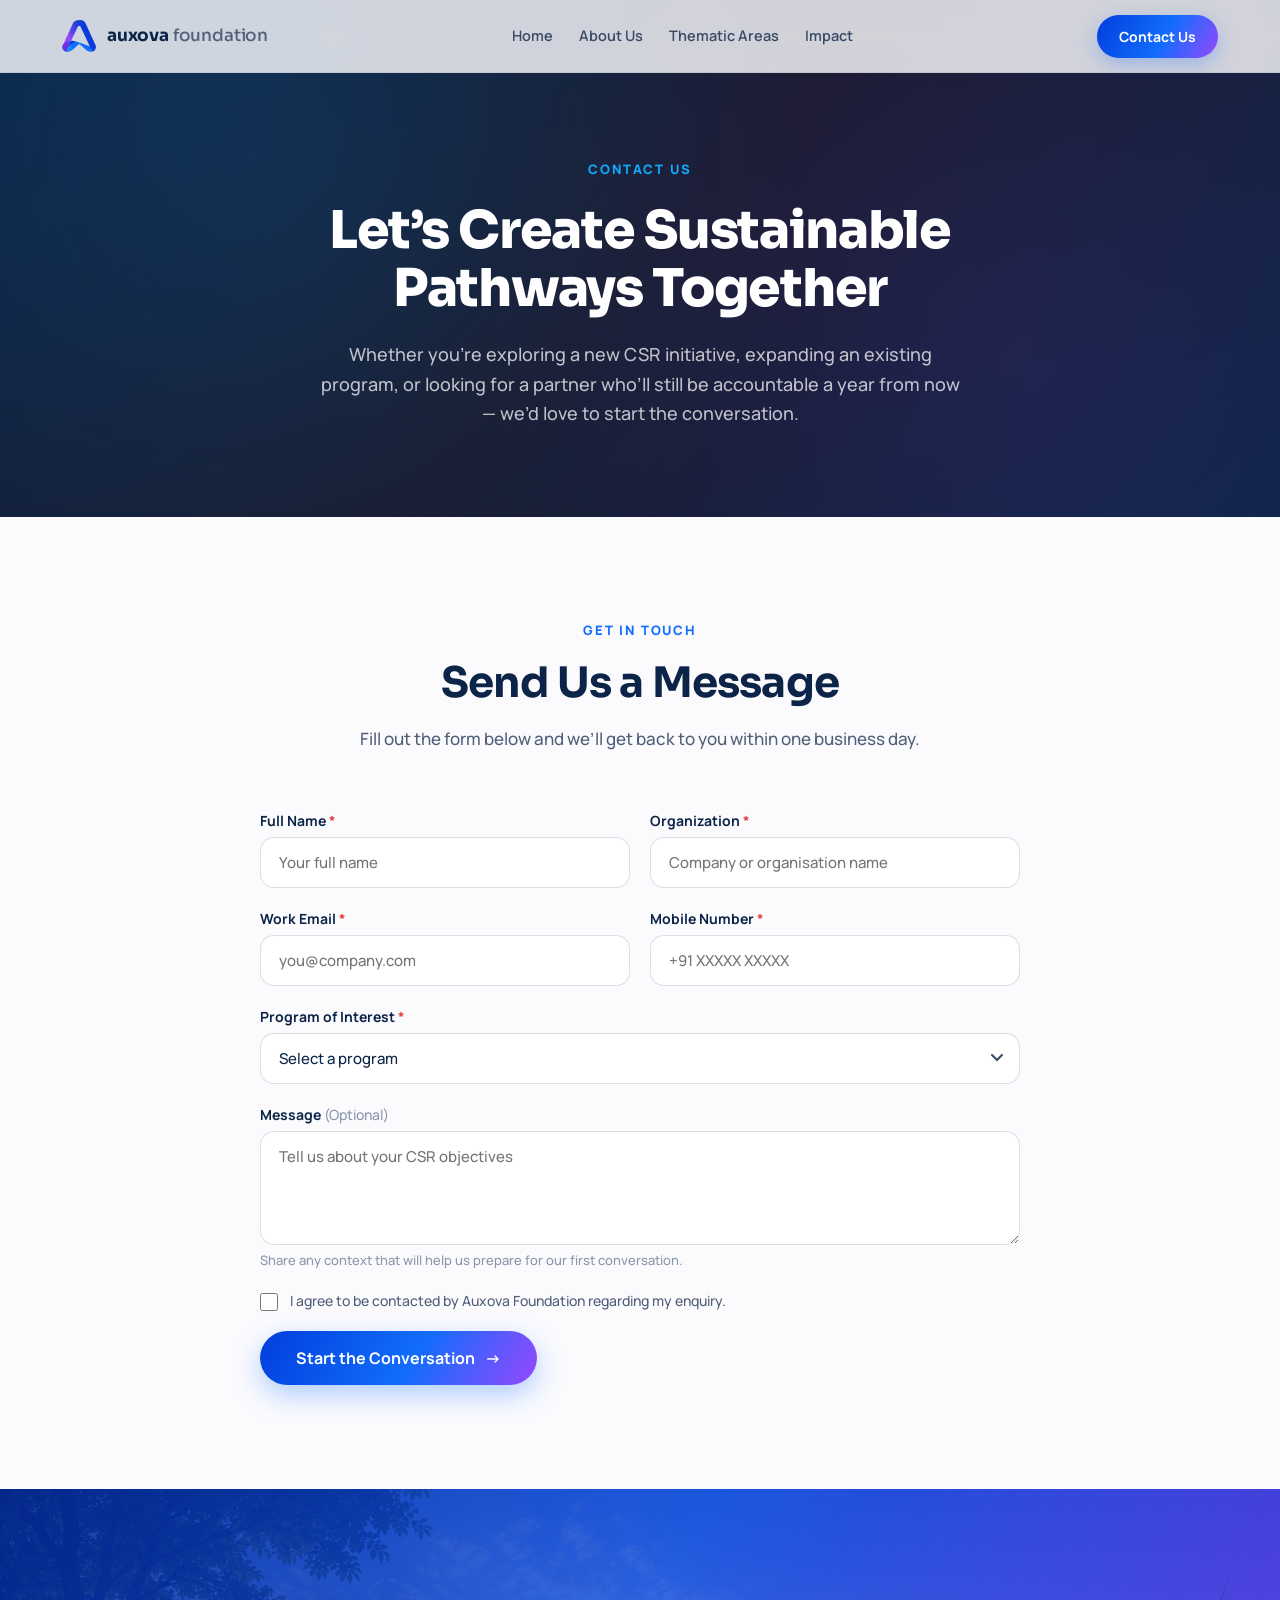
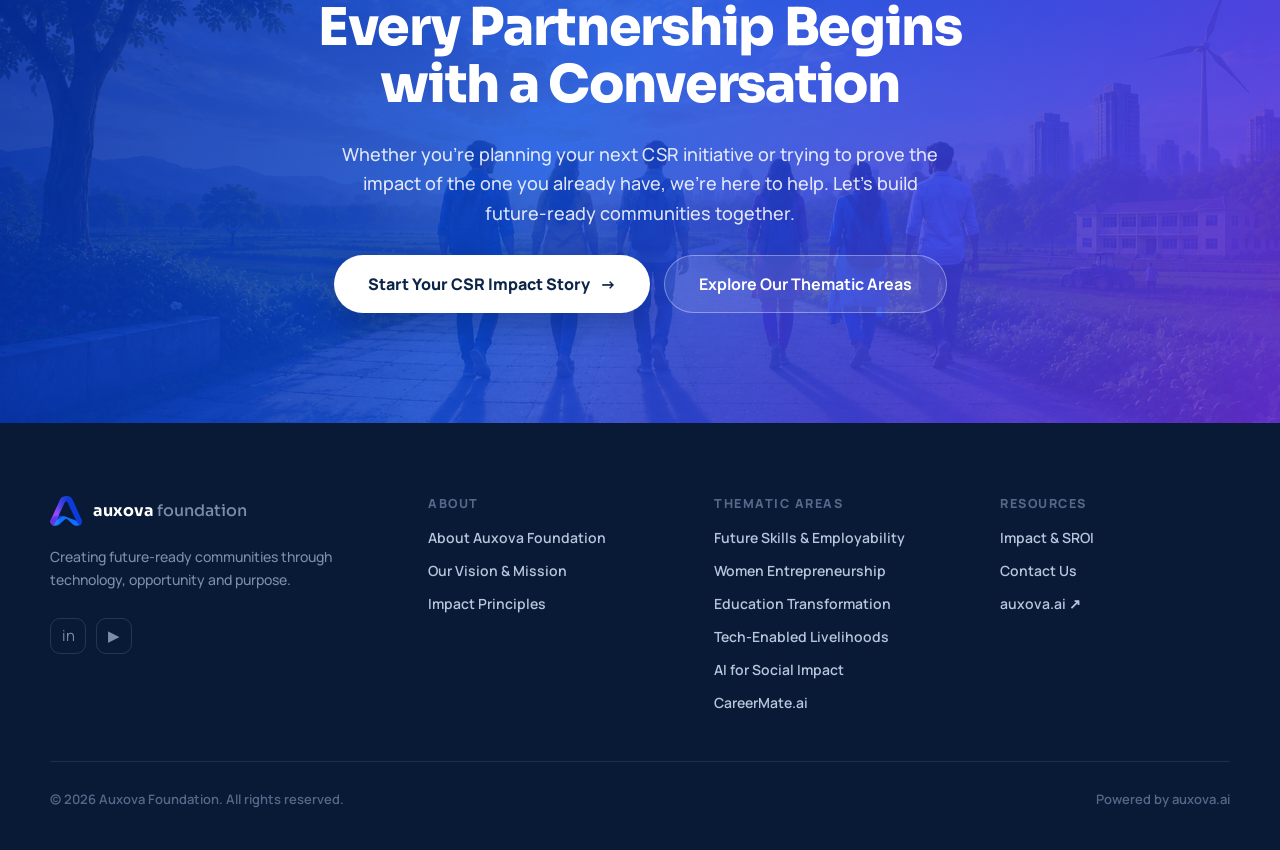
<file: contact.html>
<!DOCTYPE html>
<html lang="en-IN">
<head>
  <meta charset="UTF-8">
  <meta name="viewport" content="width=device-width, initial-scale=1.0">
  <meta http-equiv="X-UA-Compatible" content="IE=edge">
  <meta name="theme-color" content="#116DFD">
  <meta name="format-detection" content="telephone=no">
  <meta name="apple-mobile-web-app-capable" content="yes">
  <meta name="apple-mobile-web-app-status-bar-style" content="black-translucent">
  <meta name="apple-mobile-web-app-title" content="Auxova Foundation">
  <meta name="msapplication-TileColor" content="#116DFD">

  <title>Contact Us &#8212; Auxova Foundation | Start Your CSR Impact Story</title>
  <meta name="description" content="Whether you're exploring a new CSR initiative or looking for a partner who'll still be accountable a year from now &#8212; we'd love to start the conversation.">
  <meta name="keywords" content="contact Auxova Foundation, CSR partnership India, CSR advisory, CSR implementation enquiry, corporate social responsibility partner, Schedule VII, Section 8 company">
  <meta name="author" content="Auxova Foundation">
  <meta name="robots" content="index, follow, max-image-preview:large, max-snippet:-1, max-video-preview:-1">

  <!-- Open Graph -->
  <meta property="og:type" content="website">
  <meta property="og:url" content="https://auxova-foundation.netlify.app/contact.html">
  <meta property="og:title" content="Contact Us &#8212; Auxova Foundation | Start Your CSR Impact Story">
  <meta property="og:description" content="Whether you're exploring a new CSR initiative or looking for a partner who'll still be accountable a year from now &#8212; we'd love to start the conversation.">
  <meta property="og:image" content="https://auxova-foundation.netlify.app/assets/og-image.jpg">
  <meta property="og:image:width" content="1200">
  <meta property="og:image:height" content="630">
  <meta property="og:image:type" content="image/jpeg">
  <meta property="og:site_name" content="Auxova Foundation">
  <meta property="og:locale" content="en_IN">

  <!-- Twitter Card -->
  <meta name="twitter:card" content="summary_large_image">
  <meta name="twitter:title" content="Contact Us &#8212; Auxova Foundation | Start Your CSR Impact Story">
  <meta name="twitter:description" content="Whether you're exploring a new CSR initiative or looking for a partner who'll still be accountable a year from now &#8212; we'd love to start the conversation.">
  <meta name="twitter:image" content="https://auxova-foundation.netlify.app/assets/og-image.jpg">

  <!-- Favicon -->
  <link rel="icon" type="image/svg+xml" href="assets/auxova-mark.svg">
  <link rel="apple-touch-icon" href="assets/auxova-mark.svg">

  <!-- Canonical -->
  <link rel="canonical" href="https://auxova-foundation.netlify.app/contact.html">

  <!-- Google Fonts -->
  <link rel="preconnect" href="https://fonts.googleapis.com">
  <link rel="preconnect" href="https://fonts.gstatic.com" crossorigin>
  <link rel="dns-prefetch" href="https://fonts.gstatic.com">
  <link href="https://fonts.googleapis.com/css2?family=Sora:wght@700;800&family=Manrope:wght@400;500;600;700;800&display=swap" rel="stylesheet">

  <!-- Stylesheet -->
  <link rel="stylesheet" href="css/style.css">

  <!-- Structured Data -->
  <script type="application/ld+json">
  {
    "@context": "https://schema.org",
    "@type": "ContactPage",
    "name": "Contact Auxova Foundation",
    "url": "https://auxova-foundation.netlify.app/contact.html",
    "description": "Contact Auxova Foundation to explore CSR partnerships, program implementation, advisory services and knowledge partnerships.",
    "isPartOf": {
      "@type": "WebSite",
      "url": "https://auxova-foundation.netlify.app",
      "name": "Auxova Foundation"
    },
    "about": {
      "@type": "NGO",
      "name": "Auxova Foundation",
      "url": "https://auxova-foundation.netlify.app",
      "email": "hello@auxova.in",
      "foundingDate": "2026",
      "areaServed": {
        "@type": "Country",
        "name": "India"
      },
      "contactPoint": {
        "@type": "ContactPoint",
        "contactType": "Customer Enquiry",
        "email": "hello@auxova.in",
        "hoursAvailable": {
          "@type": "OpeningHoursSpecification",
          "dayOfWeek": ["Monday", "Tuesday", "Wednesday", "Thursday", "Friday"],
          "opens": "09:30",
          "closes": "18:30"
        }
      }
    }
  }
  </script>
</head>
<body>

  <!-- ══════════════════════════════════════════════
       NAVIGATION
       ══════════════════════════════════════════════ -->
  <nav class="ax-nav" role="navigation" aria-label="Main navigation">
    <div class="ax-navbar">
      <a href="index.html" class="ax-nav-logo" aria-label="Auxova Foundation home">
        <img src="assets/auxova-mark.svg" alt="Auxova Foundation" width="34" height="34">
        <span class="ax-nav-logo-text">auxova <span>foundation</span></span>
      </a>
      <nav class="ax-navlinks" aria-label="Site sections">
        <a href="index.html">Home</a>
        <a href="about.html">About Us</a>
        <a href="programs.html">Thematic Areas</a>
        <a href="impact.html">Impact</a>
      </nav>
      <a href="contact.html" class="ax-navcta">Contact Us</a>
      <button id="ax-hamburger" class="ax-hamburger" aria-label="Open navigation menu" aria-expanded="false" aria-controls="ax-mobile-menu">
        <span aria-hidden="true"></span><span aria-hidden="true"></span><span aria-hidden="true"></span>
      </button>
    </div>
    <div id="ax-mobile-menu" class="ax-mobile-menu" role="menu" aria-label="Mobile navigation">
      <a href="index.html" role="menuitem">Home</a>
      <a href="about.html" role="menuitem">About Us</a>
      <a href="programs.html" role="menuitem">Thematic Areas</a>
      <a href="impact.html" role="menuitem">Impact</a>
      <a href="contact.html" role="menuitem">Contact Us</a>
    </div>
  </nav>

  <!-- ══════════════════════════════════════════════
       PAGE HERO
       ══════════════════════════════════════════════ -->
  <header class="ax-page-hero" aria-label="Contact Us page hero">
    <div class="ax-page-hero-content" data-reveal="0">
      <span class="ax-label">CONTACT US</span>
      <h1>Let&rsquo;s Create Sustainable Pathways Together</h1>
      <p>
        Whether you&rsquo;re exploring a new CSR initiative, expanding an existing program, or looking for a partner who&rsquo;ll still be accountable a year from now &mdash; we&rsquo;d love to start the conversation.
      </p>
    </div>
  </header>

  <!-- ══════════════════════════════════════════════
       CONTACT FORM
       ══════════════════════════════════════════════ -->
  <section id="ax-contact-form-section" class="ax-section" aria-labelledby="contact-form-title">
    <div class="ax-container" style="max-width:760px;">

      <div class="ax-section-header" data-reveal="0">
        <span class="ax-label">Get in Touch</span>
        <h2 id="contact-form-title" class="ax-h2">Send Us a Message</h2>
        <p>Fill out the form below and we&rsquo;ll get back to you within one business day.</p>
      </div>

      <div data-reveal="0">
        <form
          id="ax-contact-form"
          class="ax-form"
          name="contact"
          method="POST"
          data-netlify="true"
          aria-label="Contact enquiry form"
        >
          <input type="hidden" name="form-name" value="contact">
          <input type="hidden" name="recipient" value="hello@auxova.in">

          <!-- Row 1: Full Name + Organization -->
          <div class="ax-form-row">
            <div class="ax-form-group">
              <label for="ax-full-name">
                Full Name <span class="required" aria-hidden="true">*</span>
              </label>
              <input
                type="text"
                id="ax-full-name"
                name="full_name"
                placeholder="Your full name"
                required
                autocomplete="name"
                aria-required="true"
              >
            </div>
            <div class="ax-form-group">
              <label for="ax-organization">
                Organization <span class="required" aria-hidden="true">*</span>
              </label>
              <input
                type="text"
                id="ax-organization"
                name="organization"
                placeholder="Company or organisation name"
                required
                autocomplete="organization"
                aria-required="true"
              >
            </div>
          </div>

          <!-- Row 2: Work Email + Mobile Number -->
          <div class="ax-form-row">
            <div class="ax-form-group">
              <label for="ax-work-email">
                Work Email <span class="required" aria-hidden="true">*</span>
              </label>
              <input
                type="email"
                id="ax-work-email"
                name="work_email"
                placeholder="you@company.com"
                required
                autocomplete="email"
                aria-required="true"
              >
            </div>
            <div class="ax-form-group">
              <label for="ax-mobile">
                Mobile Number <span class="required" aria-hidden="true">*</span>
              </label>
              <input
                type="tel"
                id="ax-mobile"
                name="mobile"
                placeholder="+91 XXXXX XXXXX"
                required
                autocomplete="tel"
                aria-required="true"
              >
            </div>
          </div>

          <!-- Program of Interest -->
          <div class="ax-form-group">
            <label for="ax-program">
              Program of Interest <span class="required" aria-hidden="true">*</span>
            </label>
            <select
              id="ax-program"
              name="program_interest"
              required
              aria-required="true"
            >
              <option value="" disabled selected>Select a program</option>
              <option value="future-skills">Future Skills &amp; Employability</option>
              <option value="women-entrepreneurship">Women Entrepreneurship &amp; Empowerment</option>
              <option value="education-transformation">Education Transformation</option>
              <option value="tech-livelihoods">Tech-Enabled Livelihoods</option>
              <option value="digital-financial-literacy">Digital &amp; Financial Literacy</option>
              <option value="ai-social-impact">AI for Social Impact</option>
              <option value="agritech">AgriTech &amp; Sustainable Farming</option>
              <option value="careermate">CareerMate.ai</option>
              <option value="csr-advisory">CSR Advisory</option>
              <option value="not-sure">Not Sure Yet &#8212; Let&rsquo;s Discuss</option>
            </select>
          </div>

          <!-- Message (Optional) -->
          <div class="ax-form-group">
            <label for="ax-message">
              Message <span style="font-weight:500;color:#8A96AB;">(Optional)</span>
            </label>
            <textarea
              id="ax-message"
              name="message"
              placeholder="Tell us about your CSR objectives"
              rows="4"
              aria-describedby="ax-message-hint"
            ></textarea>
            <span id="ax-message-hint" style="font-size:13px;color:#8A96AB;font-weight:500;">
              Share any context that will help us prepare for our first conversation.
            </span>
          </div>

          <!-- Consent -->
          <label class="ax-consent">
            <input
              type="checkbox"
              name="consent"
              id="ax-consent"
              required
              aria-required="true"
            >
            <span>I agree to be contacted by Auxova Foundation regarding my enquiry.</span>
          </label>

          <!-- Submit -->
          <div>
            <button type="submit" class="ax-form-submit">
              Start the Conversation <span aria-hidden="true">&#8594;</span>
            </button>
          </div>

        </form>
      </div>

    </div>
  </section>

  <!-- ══════════════════════════════════════════════
       FINAL CTA
       ══════════════════════════════════════════════ -->
  <section class="ax-cta ax-cta-image" aria-labelledby="contact-cta-title">

    <!-- Background image -->
    <img
      class="ax-cta-bg"
      src="assets/images/hero-future.jpg"
      alt=""
      aria-hidden="true"
    >

    <!-- Decorative elements -->
    <img
      class="ax-cta-mark"
      src="assets/auxova-mark.svg"
      alt=""
      aria-hidden="true"
    >
    <div class="ax-cta-orb" aria-hidden="true"></div>

    <!-- Content -->
    <div class="ax-cta-content" data-reveal="0">
      <h2 id="contact-cta-title" class="ax-h2-big">
        Every Partnership Begins with a Conversation
      </h2>
      <p class="ax-cta-sub">
        Whether you&rsquo;re planning your next CSR initiative or trying to prove the impact of the one you already have, we&rsquo;re here to help. Let&rsquo;s build future-ready communities together.
      </p>
      <div class="ax-cta-buttons">
        <a href="#ax-contact-form-section" class="ax-btn-cta-primary">
          Start Your CSR Impact Story <span aria-hidden="true">&#8594;</span>
        </a>
        <a href="programs.html" class="ax-btn-cta-secondary">
          Explore Our Thematic Areas
        </a>
      </div>
    </div>

  </section>

  <!-- ══════════════════════════════════════════════
       FOOTER
       ══════════════════════════════════════════════ -->
  <footer class="ax-footer" aria-label="Site footer">
    <div class="ax-container">
      <div class="ax-footer-grid">
        <div class="ax-footer-brand">
          <div class="ax-footer-logo">
            <img src="assets/auxova-mark.svg" alt="Auxova Foundation" width="32" height="32">
            <span class="ax-footer-logo-text">auxova <span>foundation</span></span>
          </div>
          <p class="ax-footer-tagline">Creating future-ready communities through technology, opportunity and purpose.</p>
          <div class="ax-footer-social">
            <a href="https://www.linkedin.com/company/auxovafoundation/" aria-label="LinkedIn" rel="noopener noreferrer" target="_blank">in</a>
            <a href="https://youtube.com/@auxovafoundation" aria-label="YouTube" rel="noopener noreferrer" target="_blank">&#9654;</a>
          </div>
        </div>
        <nav class="ax-footer-col" aria-label="About links">
          <span class="ax-footer-col-label">About</span>
          <a href="about.html">About Auxova Foundation</a>
          <a href="about.html#vision">Our Vision &amp; Mission</a>
          <a href="about.html#principles">Impact Principles</a>
        </nav>
        <nav class="ax-footer-col" aria-label="Program links">
          <span class="ax-footer-col-label">Thematic Areas</span>
          <a href="programs.html">Future Skills &amp; Employability</a>
          <a href="programs.html">Women Entrepreneurship</a>
          <a href="programs.html">Education Transformation</a>
          <a href="programs.html">Tech-Enabled Livelihoods</a>
          <a href="programs.html">AI for Social Impact</a>
          <a href="programs.html">CareerMate.ai</a>
        </nav>
        <nav class="ax-footer-col" aria-label="Resource links">
          <span class="ax-footer-col-label">Resources</span>
          <a href="impact.html">Impact &amp; SROI</a>
          <a href="contact.html">Contact Us</a>
          <a href="https://auxova.ai" target="_blank" rel="noopener">auxova.ai &#8599;</a>
        </nav>
      </div>
      <div class="ax-footer-bar">
        <span>&copy; 2026 Auxova Foundation. All rights reserved.</span>
        <span>Powered by auxova.ai</span>
      </div>
    </div>
  </footer>

  <!-- JavaScript -->
  <script src="js/main.js" defer></script>

</body>
</html>
</file>
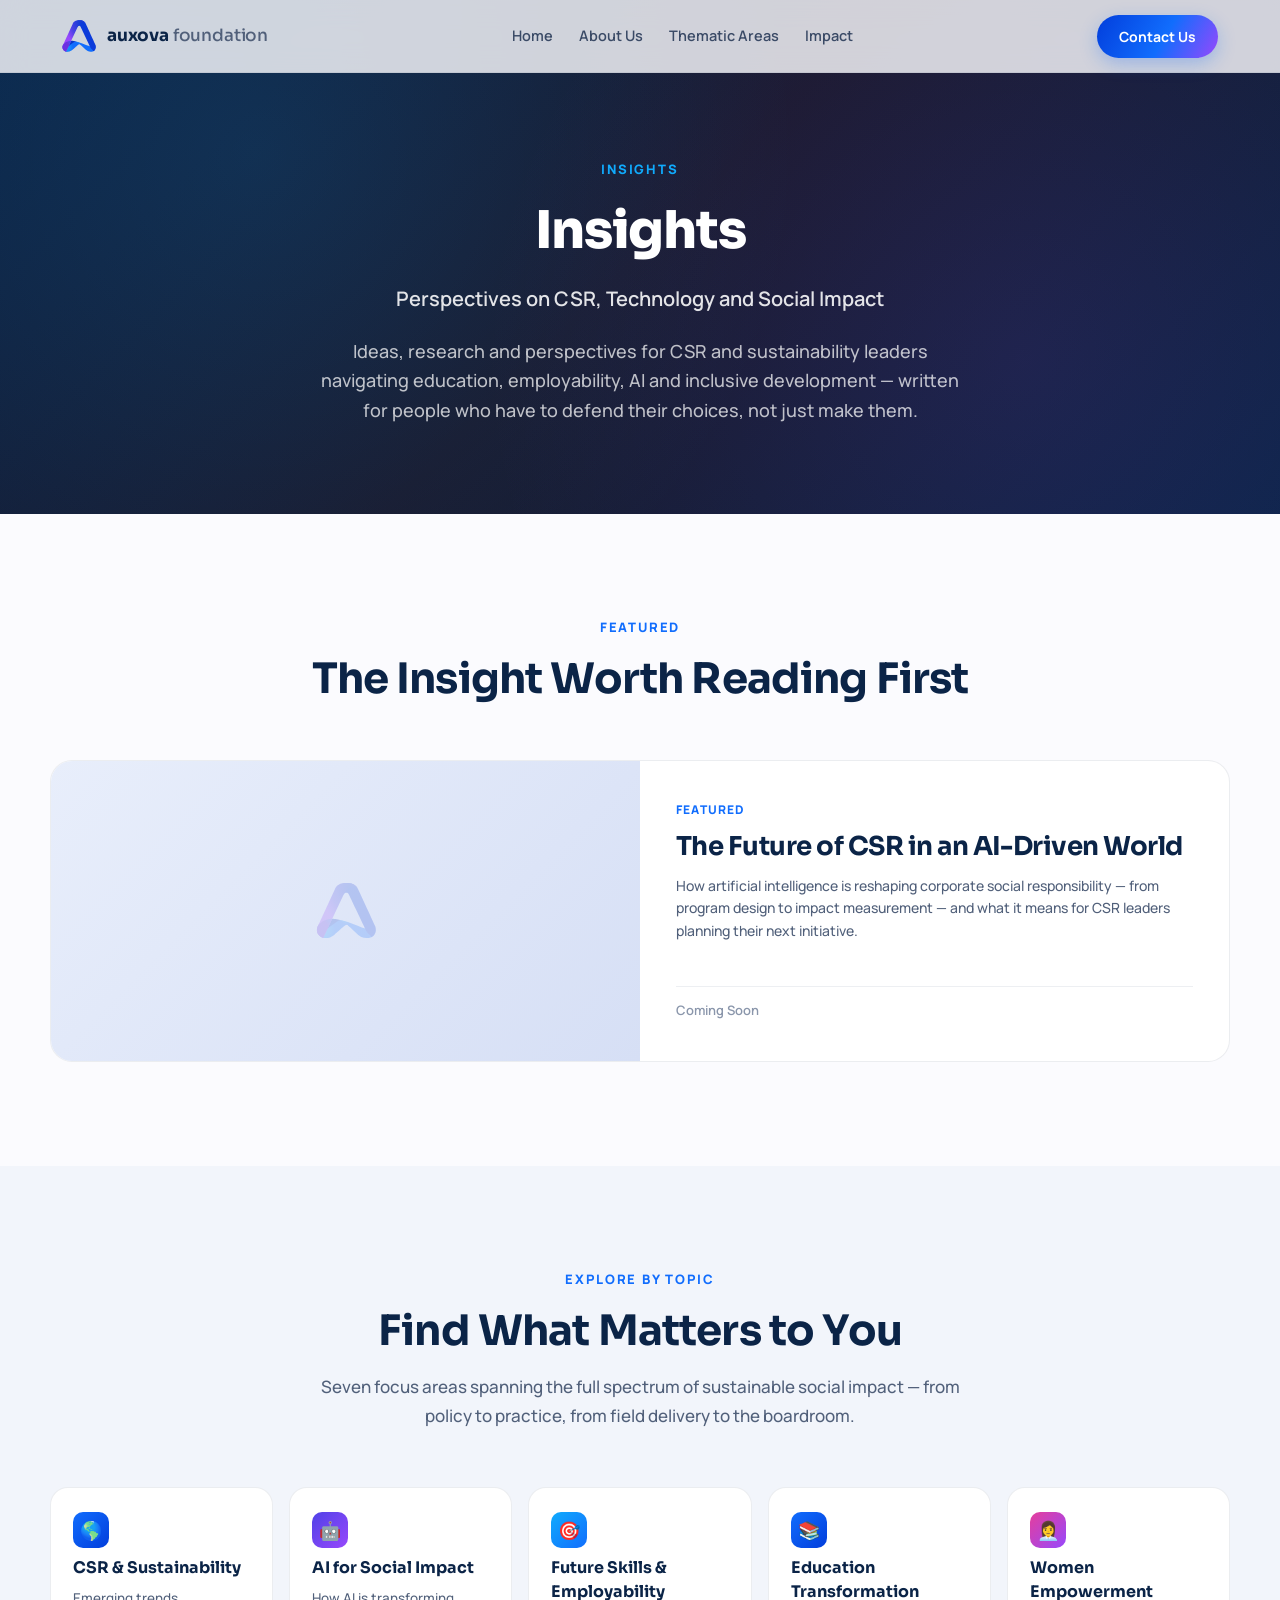
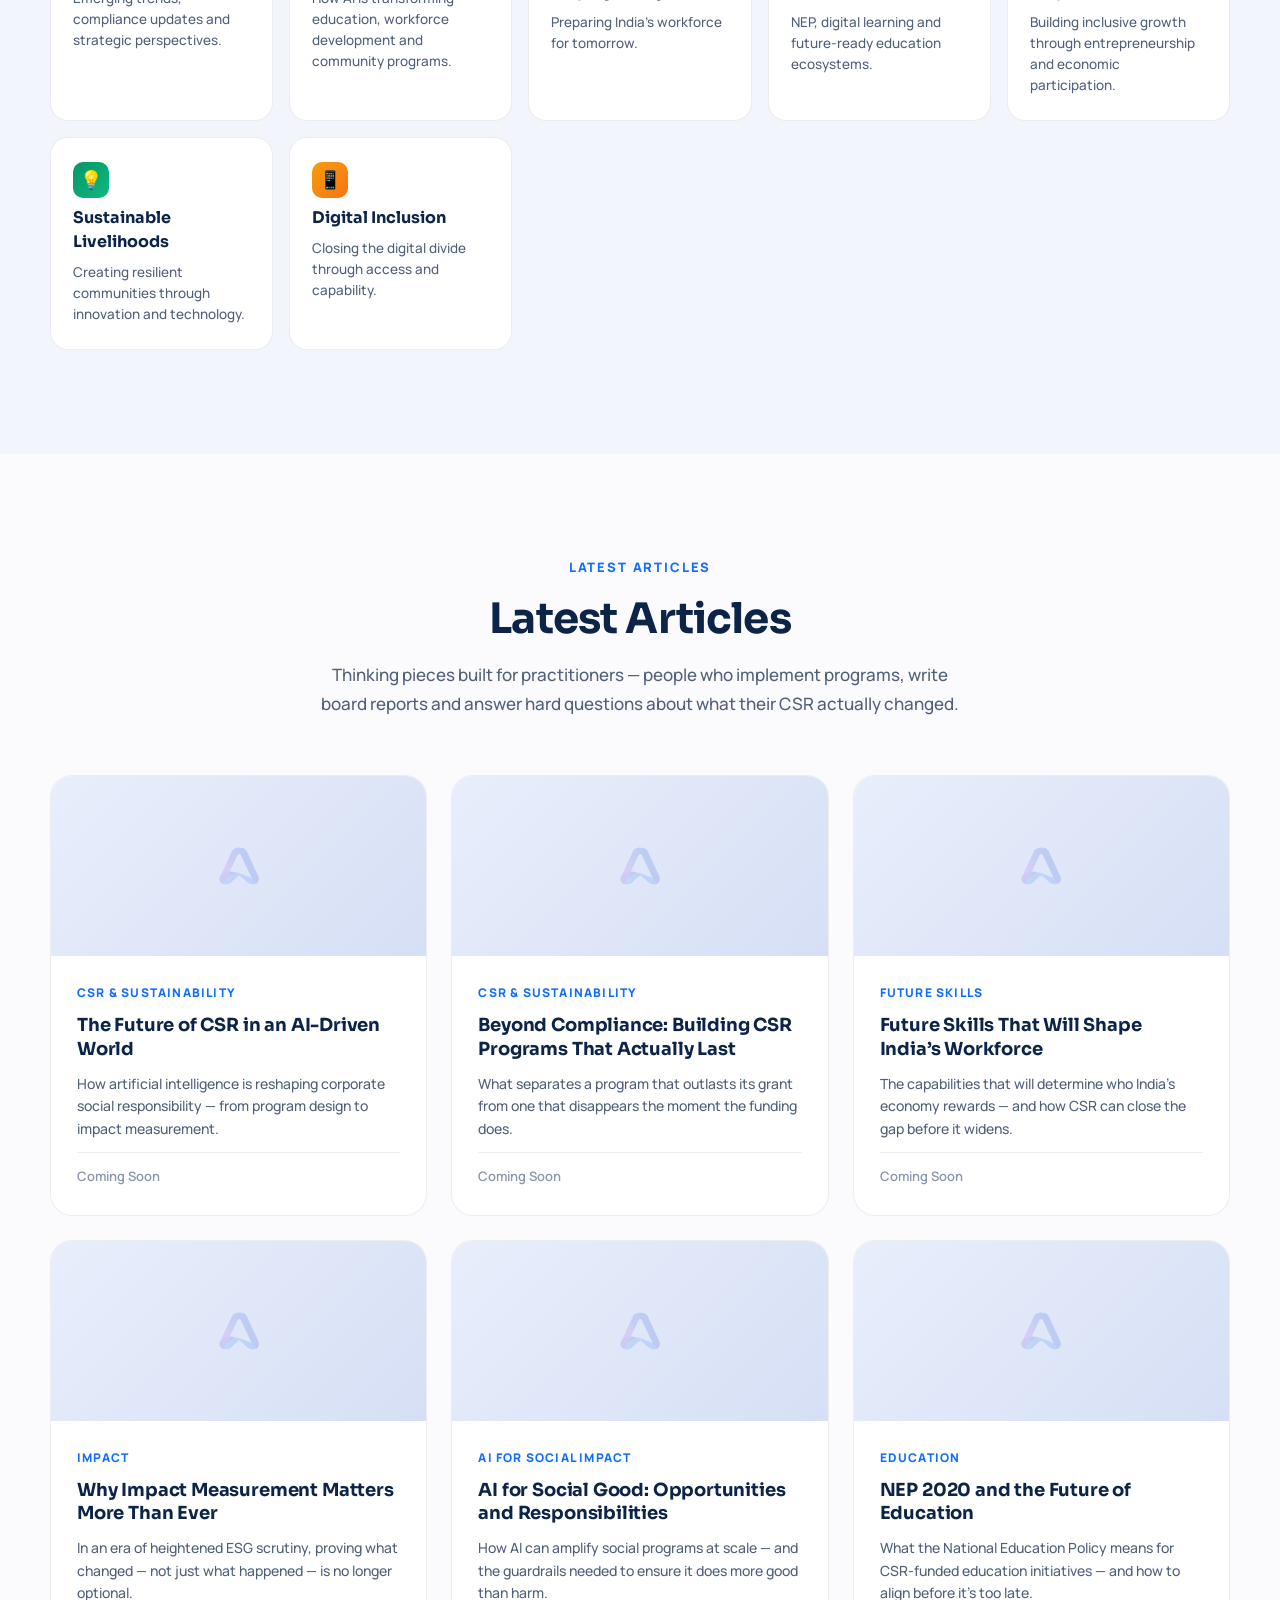
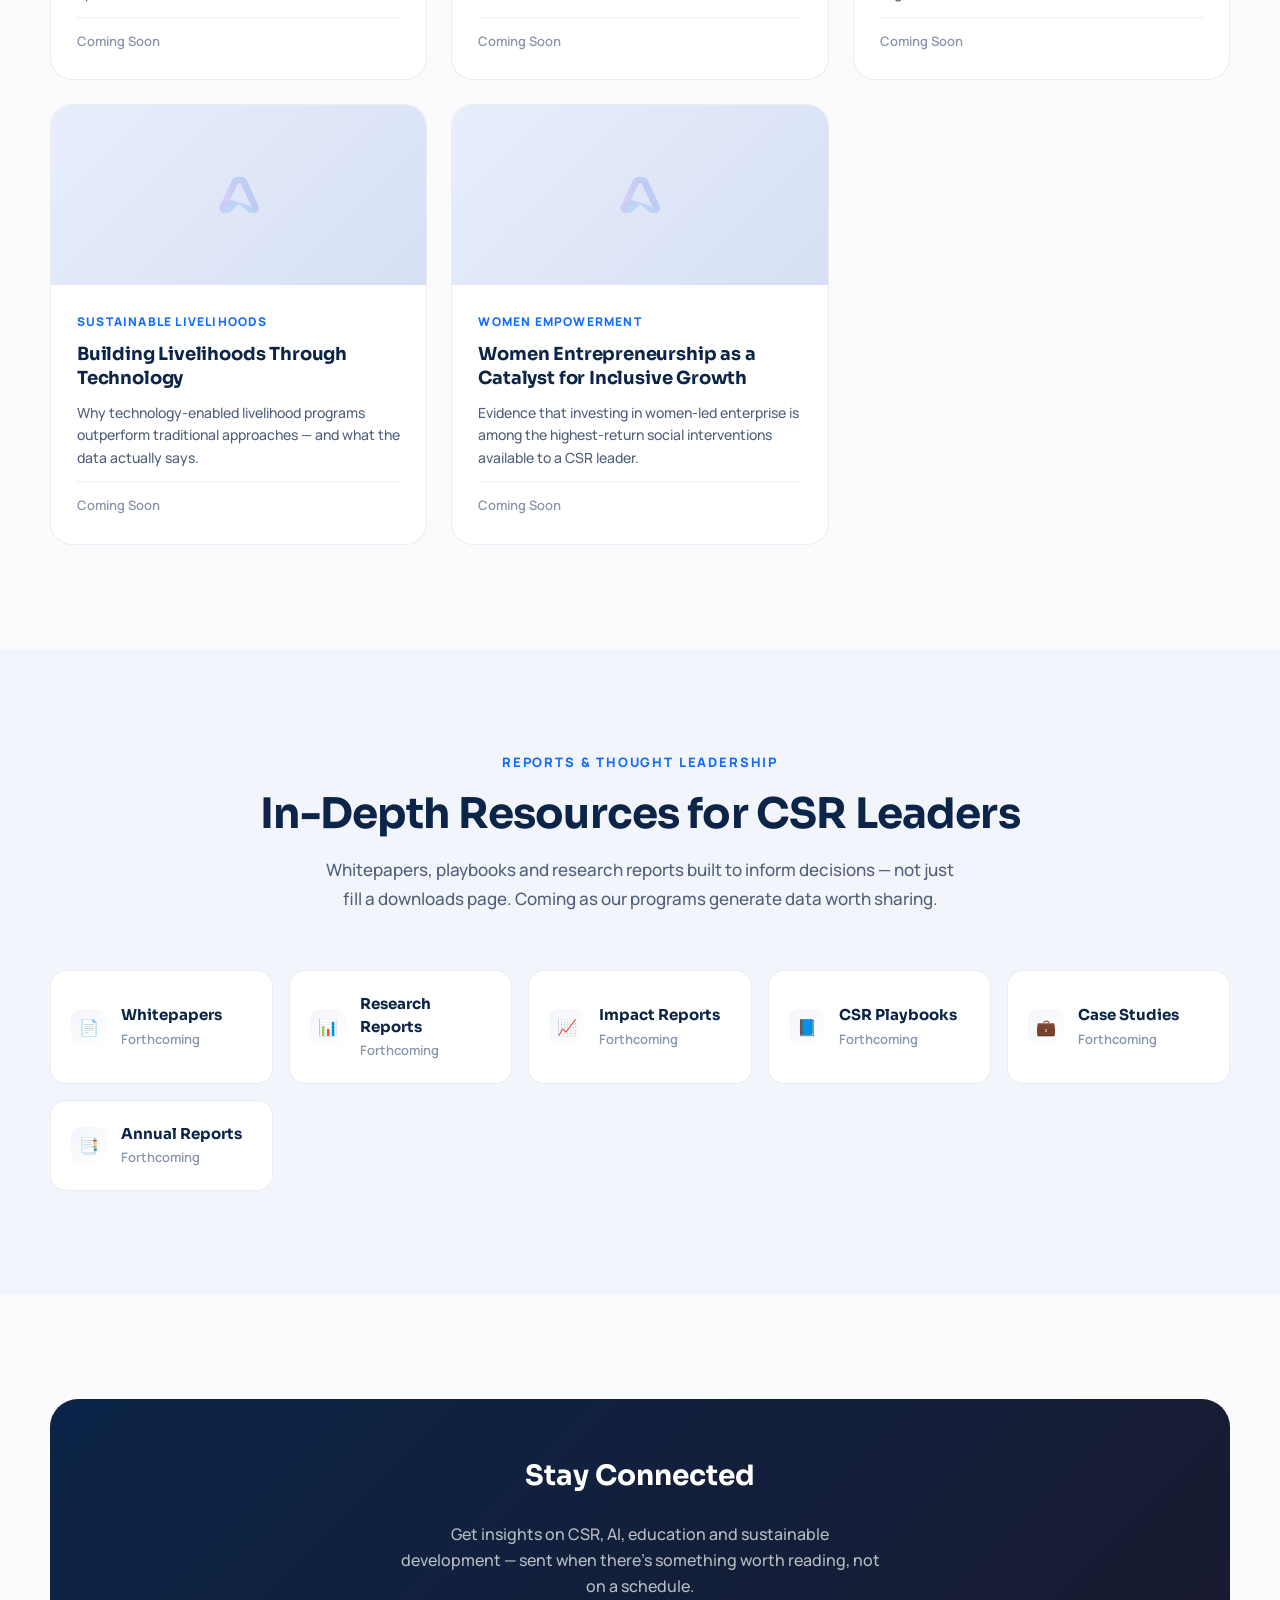
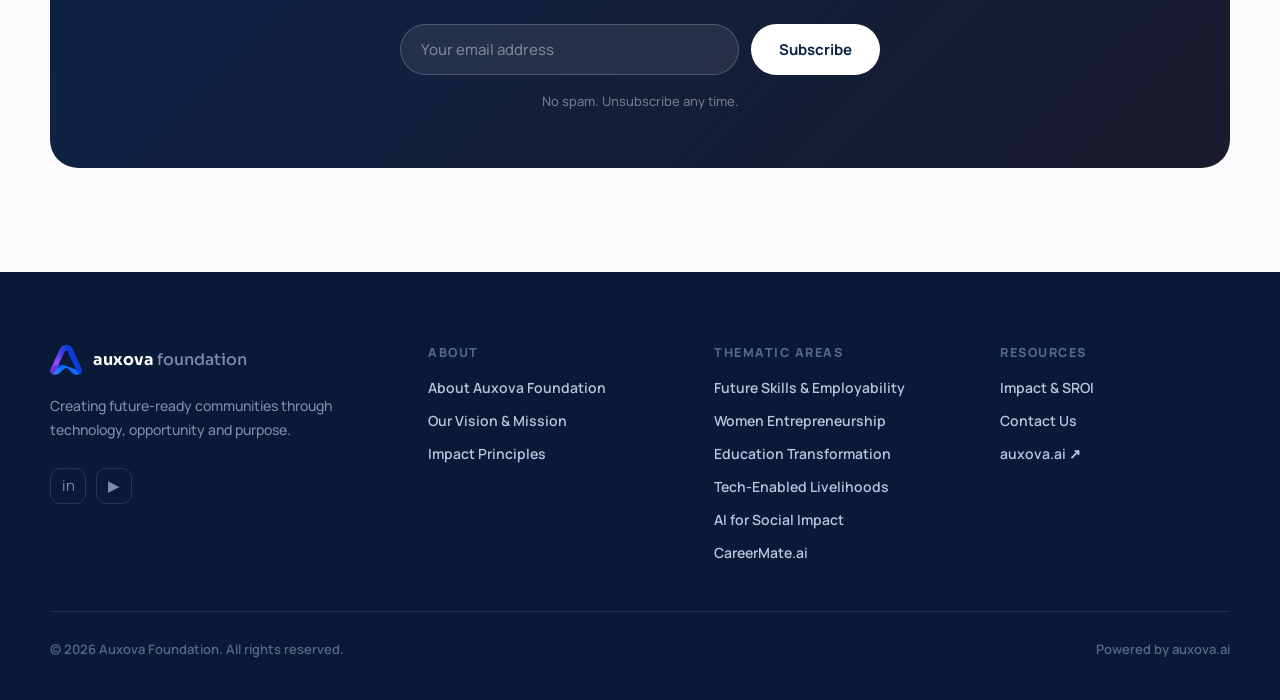
<file: insights.html>
<!DOCTYPE html>
<html lang="en-IN">
<head>
  <meta charset="UTF-8">
  <meta name="viewport" content="width=device-width, initial-scale=1.0">
  <meta http-equiv="X-UA-Compatible" content="IE=edge">
  <meta name="theme-color" content="#116DFD">
  <meta name="format-detection" content="telephone=no">
  <meta name="apple-mobile-web-app-capable" content="yes">
  <meta name="apple-mobile-web-app-status-bar-style" content="black-translucent">
  <meta name="apple-mobile-web-app-title" content="Auxova Foundation">
  <meta name="msapplication-TileColor" content="#116DFD">

  <title>Insights &#8212; Auxova Foundation | CSR, Technology &amp; Social Impact</title>
  <meta name="description" content="Ideas, research and perspectives for CSR and sustainability leaders navigating education, employability, AI and inclusive development.">
  <meta name="keywords" content="CSR insights, CSR thought leadership, AI social impact, future skills India, education transformation NEP, women empowerment, sustainable livelihoods, digital inclusion, CSR blog, SROI, ESG">
  <meta name="author" content="Auxova Foundation">
  <meta name="robots" content="noindex, nofollow">

  <!-- Open Graph -->
  <meta property="og:type" content="website">
  <meta property="og:url" content="https://auxova-foundation.netlify.app/insights.html">
  <meta property="og:title" content="Insights &#8212; Auxova Foundation | CSR, Technology &amp; Social Impact">
  <meta property="og:description" content="Ideas, research and perspectives for CSR and sustainability leaders navigating education, employability, AI and inclusive development.">
  <meta property="og:image" content="https://auxova-foundation.netlify.app/assets/og-image.jpg">
  <meta property="og:image:width" content="1200">
  <meta property="og:image:height" content="630">
  <meta property="og:image:type" content="image/jpeg">
  <meta property="og:site_name" content="Auxova Foundation">
  <meta property="og:locale" content="en_IN">

  <!-- Twitter Card -->
  <meta name="twitter:card" content="summary_large_image">
  <meta name="twitter:title" content="Insights &#8212; Auxova Foundation | CSR, Technology &amp; Social Impact">
  <meta name="twitter:description" content="Ideas, research and perspectives for CSR and sustainability leaders navigating education, employability, AI and inclusive development.">
  <meta name="twitter:image" content="https://auxova-foundation.netlify.app/assets/og-image.jpg">

  <!-- Favicon -->
  <link rel="icon" type="image/svg+xml" href="assets/auxova-mark.svg">
  <link rel="apple-touch-icon" href="assets/auxova-mark.svg">

  <!-- Canonical -->
  <link rel="canonical" href="https://auxova-foundation.netlify.app/insights.html">

  <!-- Google Fonts -->
  <link rel="preconnect" href="https://fonts.googleapis.com">
  <link rel="preconnect" href="https://fonts.gstatic.com" crossorigin>
  <link rel="dns-prefetch" href="https://fonts.gstatic.com">
  <link href="https://fonts.googleapis.com/css2?family=Sora:wght@700;800&family=Manrope:wght@400;500;600;700;800&display=swap" rel="stylesheet">

  <!-- Stylesheet -->
  <link rel="stylesheet" href="css/style.css">

  <!-- Structured Data -->
  <script type="application/ld+json">
  {
    "@context": "https://schema.org",
    "@type": "Blog",
    "name": "Auxova Foundation Insights",
    "url": "https://auxova-foundation.netlify.app/insights.html",
    "description": "Ideas, research and perspectives for CSR and sustainability leaders navigating education, employability, AI and inclusive development.",
    "publisher": {
      "@type": "NGO",
      "name": "Auxova Foundation",
      "url": "https://auxova-foundation.netlify.app",
      "logo": "https://auxova-foundation.netlify.app/assets/auxova-logo.svg"
    }
  }
  </script>
</head>
<body>

  <!-- ============================================================
       NAVIGATION
       ============================================================ -->
  <nav class="ax-nav" role="navigation" aria-label="Main navigation">
    <div class="ax-navbar">
      <a href="index.html" class="ax-nav-logo" aria-label="Auxova Foundation home">
        <img src="assets/auxova-mark.svg" alt="Auxova Foundation" width="34" height="34">
        <span class="ax-nav-logo-text">auxova <span>foundation</span></span>
      </a>
      <nav class="ax-navlinks" aria-label="Site sections">
        <a href="index.html">Home</a>
        <a href="about.html">About Us</a>
        <a href="programs.html">Thematic Areas</a>
        <a href="impact.html">Impact</a>
      </nav>
      <a href="contact.html" class="ax-navcta">Contact Us</a>
      <button id="ax-hamburger" class="ax-hamburger" aria-label="Open navigation menu" aria-expanded="false" aria-controls="ax-mobile-menu">
        <span aria-hidden="true"></span><span aria-hidden="true"></span><span aria-hidden="true"></span>
      </button>
    </div>
    <div id="ax-mobile-menu" class="ax-mobile-menu" role="menu">
      <a href="index.html" role="menuitem">Home</a>
      <a href="about.html" role="menuitem">About Us</a>
      <a href="programs.html" role="menuitem">Thematic Areas</a>
      <a href="impact.html" role="menuitem">Impact</a>
      <a href="contact.html" role="menuitem">Contact Us</a>
    </div>
  </nav>

  <!-- ============================================================
       PAGE HERO
       ============================================================ -->
  <header class="ax-page-hero" aria-label="Insights page hero">
    <div class="ax-page-hero-content">
      <span class="ax-label" data-reveal="0">INSIGHTS</span>
      <h1 data-reveal="60">Insights</h1>
      <p style="font-size:20px;font-weight:600;color:rgba(255,255,255,.88);" data-reveal="120">Perspectives on CSR, Technology and Social Impact</p>
      <p data-reveal="180">Ideas, research and perspectives for CSR and sustainability leaders navigating education, employability, AI and inclusive development &#8212; written for people who have to defend their choices, not just make them.</p>
    </div>
  </header>

  <!-- ============================================================
       FEATURED INSIGHT
       ============================================================ -->
  <section class="ax-section" aria-labelledby="featured-title">
    <div class="ax-container">

      <div class="ax-section-header" data-reveal="0">
        <span class="ax-label">Featured</span>
        <h2 id="featured-title" class="ax-h2">The Insight Worth Reading First</h2>
      </div>

      <article class="ax-article-card" style="display:grid;grid-template-columns:1fr 1fr;overflow:hidden;" data-reveal="0" aria-label="Featured article: The Future of CSR in an AI-Driven World">
        <div class="ax-article-thumb" style="height:auto;min-height:300px;">
          <img src="assets/auxova-mark.svg" alt="" aria-hidden="true" style="width:60px;opacity:.2;">
        </div>
        <div class="ax-article-body" style="padding:40px 36px;">
          <span class="ax-article-category">FEATURED</span>
          <h2 style="font-family:'Sora',sans-serif;font-size:26px;font-weight:700;line-height:1.25;letter-spacing:-0.02em;">The Future of CSR in an AI-Driven World</h2>
          <p>How artificial intelligence is reshaping corporate social responsibility &#8212; from program design to impact measurement &#8212; and what it means for CSR leaders planning their next initiative.</p>
          <span class="ax-article-meta">Coming Soon</span>
        </div>
      </article>

    </div>
  </section>

  <!-- ============================================================
       EXPLORE BY TOPIC
       ============================================================ -->
  <section class="ax-section ax-section--gray" aria-labelledby="topics-title">
    <div class="ax-container">

      <div class="ax-section-header" data-reveal="0">
        <span class="ax-label">Explore by Topic</span>
        <h2 id="topics-title" class="ax-h2">Find What Matters to You</h2>
        <p>Seven focus areas spanning the full spectrum of sustainable social impact &#8212; from policy to practice, from field delivery to the boardroom.</p>
      </div>

      <div class="ax-topics-grid" role="list" aria-label="Insight topics">

        <div class="ax-topic-card" role="listitem" data-reveal="0">
          <div style="width:36px;height:36px;border-radius:10px;background:linear-gradient(135deg,#116DFD,#023EDC);display:flex;align-items:center;justify-content:center;font-size:18px;flex:none;" aria-hidden="true">&#127758;</div>
          <h3>CSR &amp; Sustainability</h3>
          <p>Emerging trends, compliance updates and strategic perspectives.</p>
        </div>

        <div class="ax-topic-card" role="listitem" data-reveal="60">
          <div style="width:36px;height:36px;border-radius:10px;background:linear-gradient(135deg,#5042E7,#9748FC);display:flex;align-items:center;justify-content:center;font-size:18px;flex:none;" aria-hidden="true">&#129302;</div>
          <h3>AI for Social Impact</h3>
          <p>How AI is transforming education, workforce development and community programs.</p>
        </div>

        <div class="ax-topic-card" role="listitem" data-reveal="120">
          <div style="width:36px;height:36px;border-radius:10px;background:linear-gradient(135deg,#10ABFD,#116DFD);display:flex;align-items:center;justify-content:center;font-size:18px;flex:none;" aria-hidden="true">&#127919;</div>
          <h3>Future Skills &amp; Employability</h3>
          <p>Preparing India&#8217;s workforce for tomorrow.</p>
        </div>

        <div class="ax-topic-card" role="listitem" data-reveal="180">
          <div style="width:36px;height:36px;border-radius:10px;background:linear-gradient(135deg,#116DFD,#023EDC);display:flex;align-items:center;justify-content:center;font-size:18px;flex:none;" aria-hidden="true">&#128218;</div>
          <h3>Education Transformation</h3>
          <p>NEP, digital learning and future-ready education ecosystems.</p>
        </div>

        <div class="ax-topic-card" role="listitem" data-reveal="0">
          <div style="width:36px;height:36px;border-radius:10px;background:linear-gradient(135deg,#E53E9C,#9748FC);display:flex;align-items:center;justify-content:center;font-size:18px;flex:none;" aria-hidden="true">&#128105;&#8205;&#128188;</div>
          <h3>Women Empowerment</h3>
          <p>Building inclusive growth through entrepreneurship and economic participation.</p>
        </div>

        <div class="ax-topic-card" role="listitem" data-reveal="60">
          <div style="width:36px;height:36px;border-radius:10px;background:linear-gradient(135deg,#059669,#10B981);display:flex;align-items:center;justify-content:center;font-size:18px;flex:none;" aria-hidden="true">&#128161;</div>
          <h3>Sustainable Livelihoods</h3>
          <p>Creating resilient communities through innovation and technology.</p>
        </div>

        <div class="ax-topic-card" role="listitem" data-reveal="120">
          <div style="width:36px;height:36px;border-radius:10px;background:linear-gradient(135deg,#F59E0B,#F97316);display:flex;align-items:center;justify-content:center;font-size:18px;flex:none;" aria-hidden="true">&#128241;</div>
          <h3>Digital Inclusion</h3>
          <p>Closing the digital divide through access and capability.</p>
        </div>

      </div>

    </div>
  </section>

  <!-- ============================================================
       LATEST ARTICLES
       ============================================================ -->
  <section class="ax-section" aria-labelledby="articles-title">
    <div class="ax-container">

      <div class="ax-section-header" data-reveal="0">
        <span class="ax-label">Latest Articles</span>
        <h2 id="articles-title" class="ax-h2">Latest Articles</h2>
        <p>Thinking pieces built for practitioners &#8212; people who implement programs, write board reports and answer hard questions about what their CSR actually changed.</p>
      </div>

      <div class="ax-insights-grid" role="list" aria-label="Latest insight articles">

        <!-- Article 1 -->
        <article class="ax-article-card" role="listitem" data-reveal="0">
          <div class="ax-article-thumb">
            <img src="assets/auxova-mark.svg" alt="" aria-hidden="true" style="width:40px;opacity:.15;">
          </div>
          <div class="ax-article-body">
            <span class="ax-article-category">CSR &amp; Sustainability</span>
            <h3>The Future of CSR in an AI-Driven World</h3>
            <p>How artificial intelligence is reshaping corporate social responsibility &#8212; from program design to impact measurement.</p>
            <span class="ax-article-meta">Coming Soon</span>
          </div>
        </article>

        <!-- Article 2 -->
        <article class="ax-article-card" role="listitem" data-reveal="60">
          <div class="ax-article-thumb">
            <img src="assets/auxova-mark.svg" alt="" aria-hidden="true" style="width:40px;opacity:.15;">
          </div>
          <div class="ax-article-body">
            <span class="ax-article-category">CSR &amp; Sustainability</span>
            <h3>Beyond Compliance: Building CSR Programs That Actually Last</h3>
            <p>What separates a program that outlasts its grant from one that disappears the moment the funding does.</p>
            <span class="ax-article-meta">Coming Soon</span>
          </div>
        </article>

        <!-- Article 3 -->
        <article class="ax-article-card" role="listitem" data-reveal="120">
          <div class="ax-article-thumb">
            <img src="assets/auxova-mark.svg" alt="" aria-hidden="true" style="width:40px;opacity:.15;">
          </div>
          <div class="ax-article-body">
            <span class="ax-article-category">Future Skills</span>
            <h3>Future Skills That Will Shape India&#8217;s Workforce</h3>
            <p>The capabilities that will determine who India&#8217;s economy rewards &#8212; and how CSR can close the gap before it widens.</p>
            <span class="ax-article-meta">Coming Soon</span>
          </div>
        </article>

        <!-- Article 4 -->
        <article class="ax-article-card" role="listitem" data-reveal="180">
          <div class="ax-article-thumb">
            <img src="assets/auxova-mark.svg" alt="" aria-hidden="true" style="width:40px;opacity:.15;">
          </div>
          <div class="ax-article-body">
            <span class="ax-article-category">Impact</span>
            <h3>Why Impact Measurement Matters More Than Ever</h3>
            <p>In an era of heightened ESG scrutiny, proving what changed &#8212; not just what happened &#8212; is no longer optional.</p>
            <span class="ax-article-meta">Coming Soon</span>
          </div>
        </article>

        <!-- Article 5 -->
        <article class="ax-article-card" role="listitem" data-reveal="0">
          <div class="ax-article-thumb">
            <img src="assets/auxova-mark.svg" alt="" aria-hidden="true" style="width:40px;opacity:.15;">
          </div>
          <div class="ax-article-body">
            <span class="ax-article-category">AI for Social Impact</span>
            <h3>AI for Social Good: Opportunities and Responsibilities</h3>
            <p>How AI can amplify social programs at scale &#8212; and the guardrails needed to ensure it does more good than harm.</p>
            <span class="ax-article-meta">Coming Soon</span>
          </div>
        </article>

        <!-- Article 6 -->
        <article class="ax-article-card" role="listitem" data-reveal="60">
          <div class="ax-article-thumb">
            <img src="assets/auxova-mark.svg" alt="" aria-hidden="true" style="width:40px;opacity:.15;">
          </div>
          <div class="ax-article-body">
            <span class="ax-article-category">Education</span>
            <h3>NEP 2020 and the Future of Education</h3>
            <p>What the National Education Policy means for CSR-funded education initiatives &#8212; and how to align before it&#8217;s too late.</p>
            <span class="ax-article-meta">Coming Soon</span>
          </div>
        </article>

        <!-- Article 7 -->
        <article class="ax-article-card" role="listitem" data-reveal="120">
          <div class="ax-article-thumb">
            <img src="assets/auxova-mark.svg" alt="" aria-hidden="true" style="width:40px;opacity:.15;">
          </div>
          <div class="ax-article-body">
            <span class="ax-article-category">Sustainable Livelihoods</span>
            <h3>Building Livelihoods Through Technology</h3>
            <p>Why technology-enabled livelihood programs outperform traditional approaches &#8212; and what the data actually says.</p>
            <span class="ax-article-meta">Coming Soon</span>
          </div>
        </article>

        <!-- Article 8 -->
        <article class="ax-article-card" role="listitem" data-reveal="180">
          <div class="ax-article-thumb">
            <img src="assets/auxova-mark.svg" alt="" aria-hidden="true" style="width:40px;opacity:.15;">
          </div>
          <div class="ax-article-body">
            <span class="ax-article-category">Women Empowerment</span>
            <h3>Women Entrepreneurship as a Catalyst for Inclusive Growth</h3>
            <p>Evidence that investing in women-led enterprise is among the highest-return social interventions available to a CSR leader.</p>
            <span class="ax-article-meta">Coming Soon</span>
          </div>
        </article>

      </div>

    </div>
  </section>

  <!-- ============================================================
       REPORTS & THOUGHT LEADERSHIP
       ============================================================ -->
  <section class="ax-section ax-section--gray" aria-labelledby="reports-title">
    <div class="ax-container">

      <div class="ax-section-header" data-reveal="0">
        <span class="ax-label">Reports &amp; Thought Leadership</span>
        <h2 id="reports-title" class="ax-h2">In-Depth Resources for CSR Leaders</h2>
        <p>Whitepapers, playbooks and research reports built to inform decisions &#8212; not just fill a downloads page. Coming as our programs generate data worth sharing.</p>
      </div>

      <div class="ax-report-grid" role="list" aria-label="Reports and thought leadership resources" data-reveal="0">

        <div class="ax-report-item" role="listitem" data-reveal="0">
          <div class="ax-report-icon" style="background:linear-gradient(135deg,#F2F5FB,#fff);" aria-hidden="true">&#128196;</div>
          <div>
            <div style="font-family:'Sora',sans-serif;font-size:15px;font-weight:700;color:#0B2447;margin-bottom:3px;">Whitepapers</div>
            <div style="font-size:13px;color:#8A96AB;font-weight:600;">Forthcoming</div>
          </div>
        </div>

        <div class="ax-report-item" role="listitem" data-reveal="60">
          <div class="ax-report-icon" style="background:linear-gradient(135deg,#F2F5FB,#fff);" aria-hidden="true">&#128202;</div>
          <div>
            <div style="font-family:'Sora',sans-serif;font-size:15px;font-weight:700;color:#0B2447;margin-bottom:3px;">Research Reports</div>
            <div style="font-size:13px;color:#8A96AB;font-weight:600;">Forthcoming</div>
          </div>
        </div>

        <div class="ax-report-item" role="listitem" data-reveal="120">
          <div class="ax-report-icon" style="background:linear-gradient(135deg,#F2F5FB,#fff);" aria-hidden="true">&#128200;</div>
          <div>
            <div style="font-family:'Sora',sans-serif;font-size:15px;font-weight:700;color:#0B2447;margin-bottom:3px;">Impact Reports</div>
            <div style="font-size:13px;color:#8A96AB;font-weight:600;">Forthcoming</div>
          </div>
        </div>

        <div class="ax-report-item" role="listitem" data-reveal="180">
          <div class="ax-report-icon" style="background:linear-gradient(135deg,#F2F5FB,#fff);" aria-hidden="true">&#128216;</div>
          <div>
            <div style="font-family:'Sora',sans-serif;font-size:15px;font-weight:700;color:#0B2447;margin-bottom:3px;">CSR Playbooks</div>
            <div style="font-size:13px;color:#8A96AB;font-weight:600;">Forthcoming</div>
          </div>
        </div>

        <div class="ax-report-item" role="listitem" data-reveal="240">
          <div class="ax-report-icon" style="background:linear-gradient(135deg,#F2F5FB,#fff);" aria-hidden="true">&#128188;</div>
          <div>
            <div style="font-family:'Sora',sans-serif;font-size:15px;font-weight:700;color:#0B2447;margin-bottom:3px;">Case Studies</div>
            <div style="font-size:13px;color:#8A96AB;font-weight:600;">Forthcoming</div>
          </div>
        </div>

        <div class="ax-report-item" role="listitem" data-reveal="300">
          <div class="ax-report-icon" style="background:linear-gradient(135deg,#F2F5FB,#fff);" aria-hidden="true">&#128209;</div>
          <div>
            <div style="font-family:'Sora',sans-serif;font-size:15px;font-weight:700;color:#0B2447;margin-bottom:3px;">Annual Reports</div>
            <div style="font-size:13px;color:#8A96AB;font-weight:600;">Forthcoming</div>
          </div>
        </div>

      </div>

    </div>
  </section>

  <!-- ============================================================
       NEWSLETTER SIGNUP
       ============================================================ -->
  <section class="ax-section" aria-labelledby="newsletter-title">
    <div class="ax-container">

      <div class="ax-newsletter" data-reveal="0">
        <h2 id="newsletter-title">Stay Connected</h2>
        <p>Get insights on CSR, AI, education and sustainable development &#8212; sent when there&#8217;s something worth reading, not on a schedule.</p>
        <form class="ax-newsletter-form" aria-label="Newsletter signup form" onsubmit="return false;">
          <label for="ax-newsletter-email" class="sr-only" style="position:absolute;width:1px;height:1px;padding:0;margin:-1px;overflow:hidden;clip:rect(0,0,0,0);white-space:nowrap;border:0;">Your email address</label>
          <input
            type="email"
            id="ax-newsletter-email"
            name="email"
            placeholder="Your email address"
            autocomplete="email"
            required
            aria-required="true"
          >
          <button type="submit">Subscribe</button>
        </form>
        <p style="font-size:13px;color:rgba(255,255,255,.4);font-weight:500;margin-top:-8px;">No spam. Unsubscribe any time.</p>
      </div>

    </div>
  </section>

  <!-- ============================================================
       FOOTER
       ============================================================ -->
  <footer class="ax-footer" aria-label="Site footer">
    <div class="ax-container">
      <div class="ax-footer-grid">
        <div class="ax-footer-brand">
          <div class="ax-footer-logo">
            <img src="assets/auxova-mark.svg" alt="Auxova Foundation" width="32" height="32">
            <span class="ax-footer-logo-text">auxova <span>foundation</span></span>
          </div>
          <p class="ax-footer-tagline">Creating future-ready communities through technology, opportunity and purpose.</p>
          <div class="ax-footer-social">
            <a href="https://www.linkedin.com/company/auxovafoundation/" aria-label="LinkedIn" rel="noopener noreferrer" target="_blank">in</a>
            <a href="https://youtube.com/@auxovafoundation" aria-label="YouTube" rel="noopener noreferrer" target="_blank">&#9654;</a>
          </div>
        </div>
        <nav class="ax-footer-col" aria-label="About links">
          <span class="ax-footer-col-label">About</span>
          <a href="about.html">About Auxova Foundation</a>
          <a href="about.html#vision">Our Vision &amp; Mission</a>
          <a href="about.html#principles">Impact Principles</a>
        </nav>
        <nav class="ax-footer-col" aria-label="Program links">
          <span class="ax-footer-col-label">Thematic Areas</span>
          <a href="programs.html">Future Skills &amp; Employability</a>
          <a href="programs.html">Women Entrepreneurship</a>
          <a href="programs.html">Education Transformation</a>
          <a href="programs.html">Tech-Enabled Livelihoods</a>
          <a href="programs.html">AI for Social Impact</a>
          <a href="programs.html">CareerMate.ai</a>
        </nav>
        <nav class="ax-footer-col" aria-label="Resource links">
          <span class="ax-footer-col-label">Resources</span>
          <a href="impact.html">Impact &amp; SROI</a>
          <a href="contact.html">Contact Us</a>
          <a href="https://auxova.ai" target="_blank" rel="noopener">auxova.ai &#8599;</a>
        </nav>
      </div>
      <div class="ax-footer-bar">
        <span>&copy; 2026 Auxova Foundation. All rights reserved.</span>
        <span>Powered by auxova.ai</span>
      </div>
    </div>
  </footer>

  <!-- JavaScript -->
  <script src="js/main.js" defer></script>

</body>
</html>
</file>
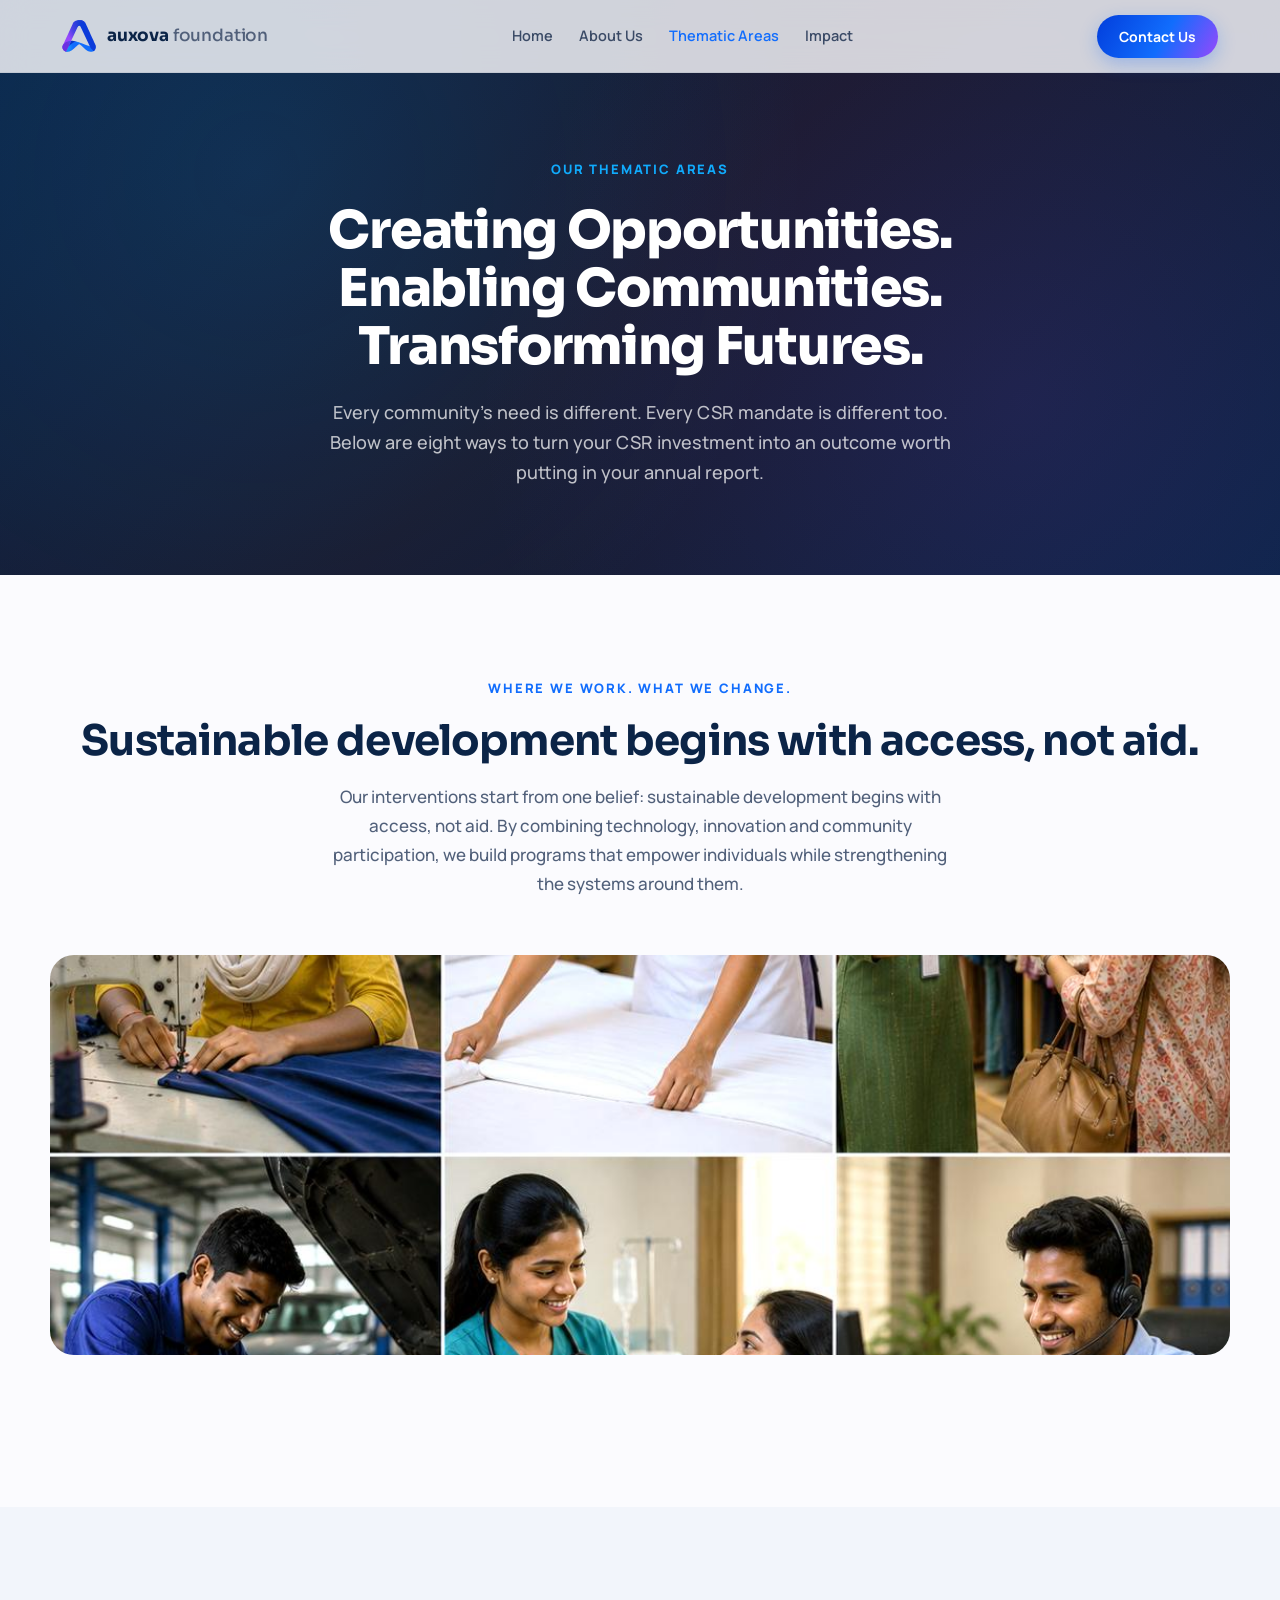
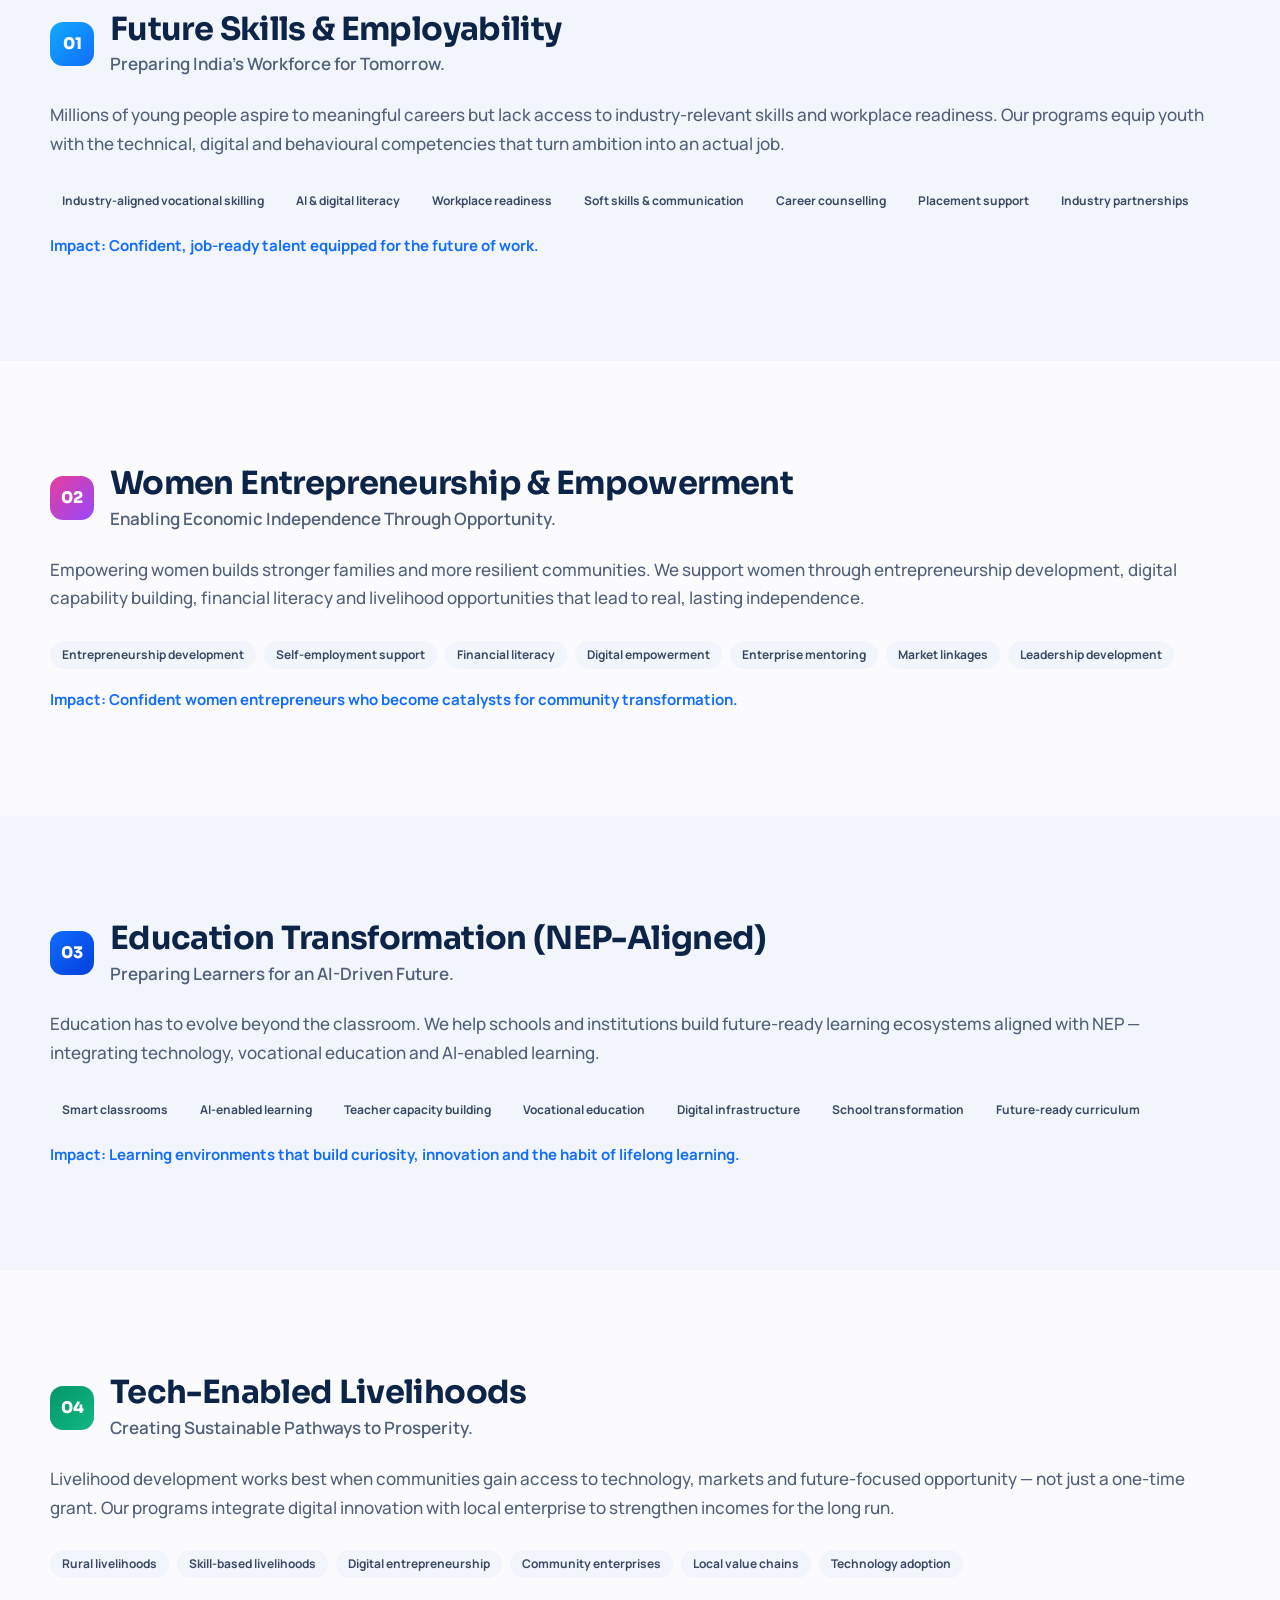
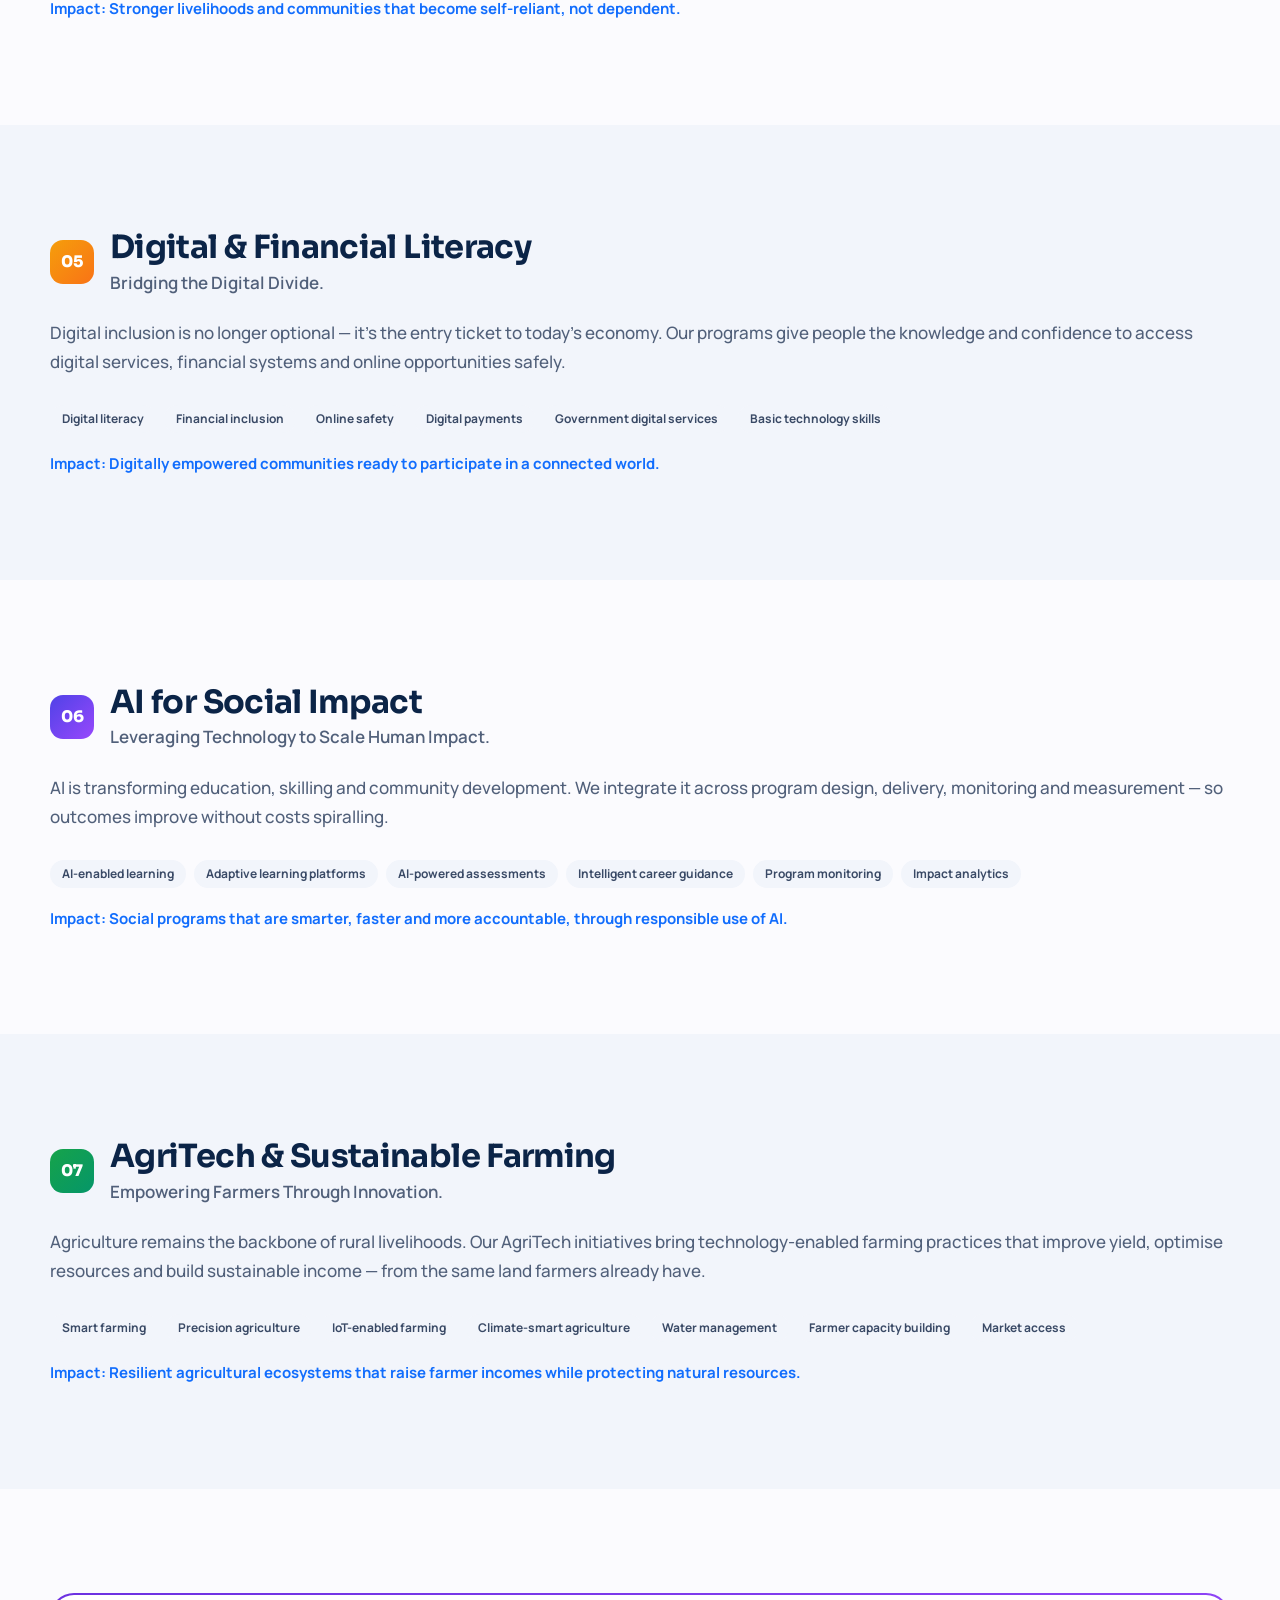
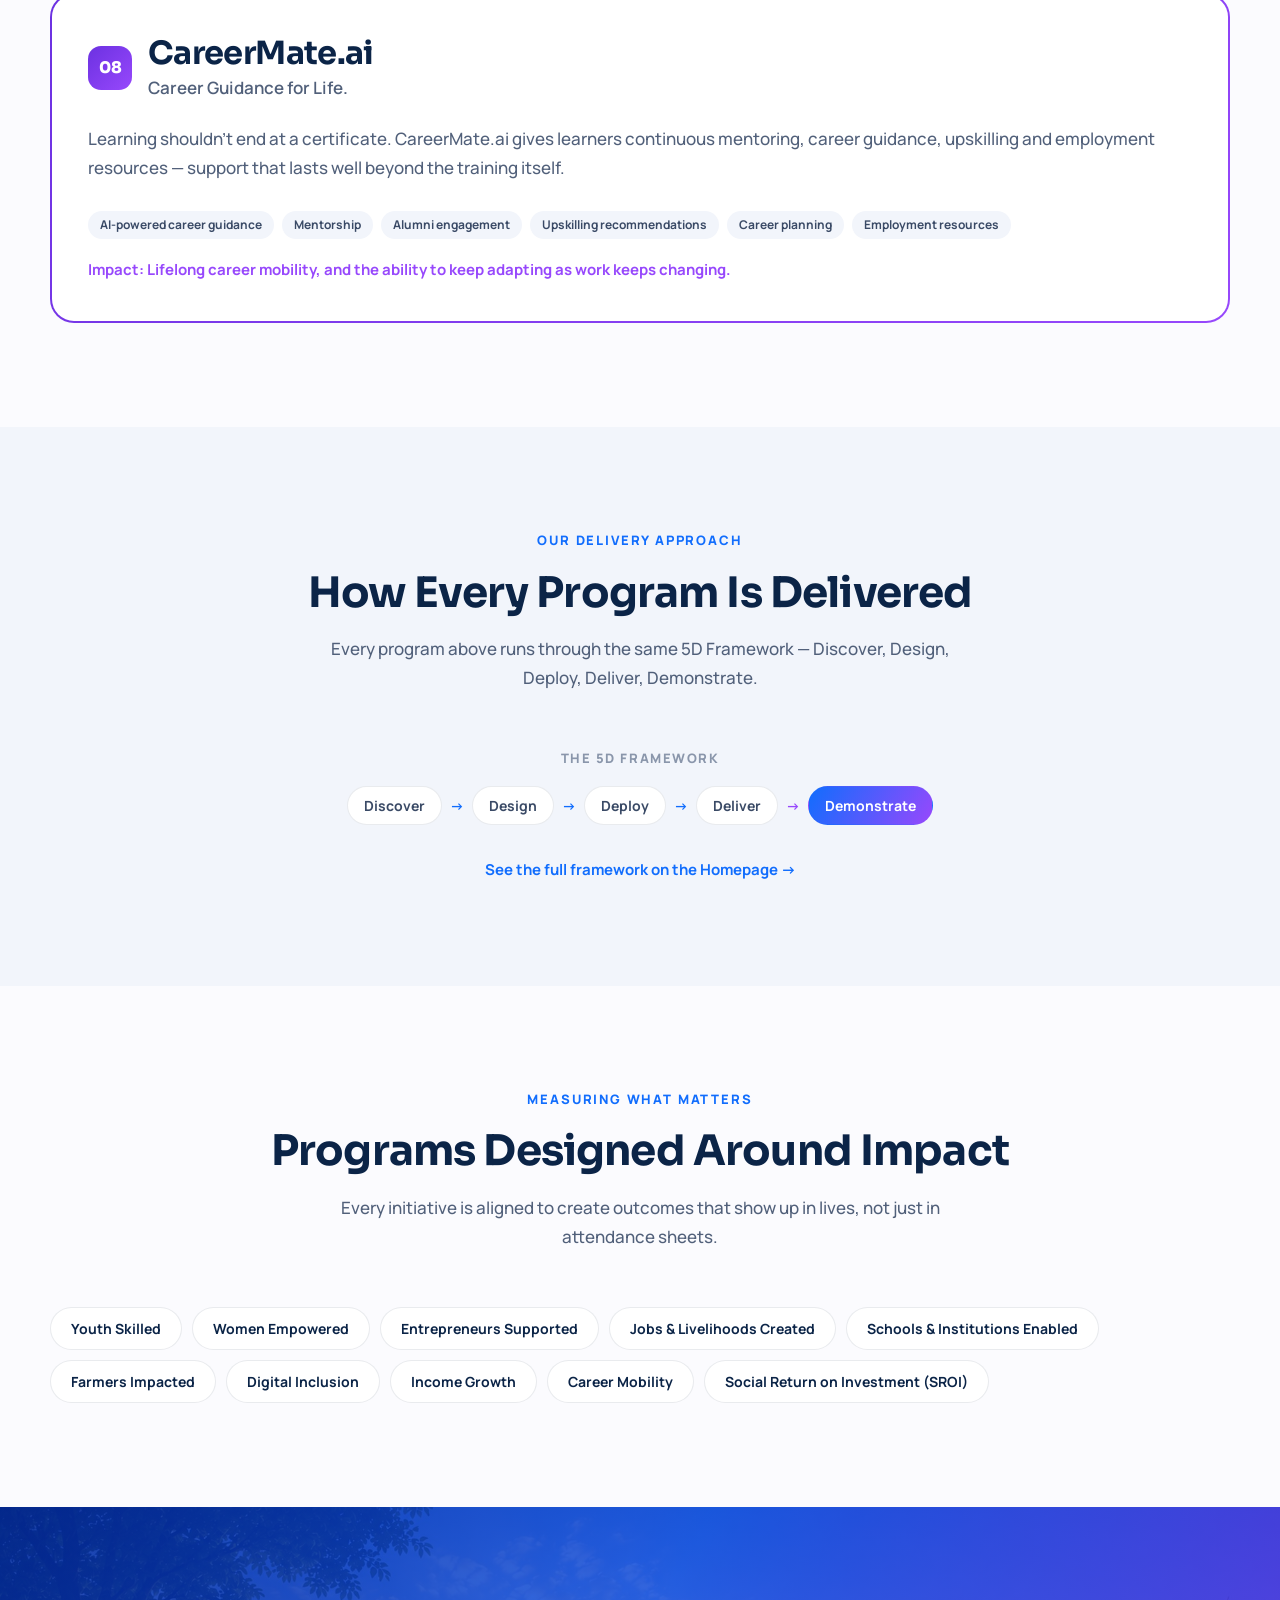
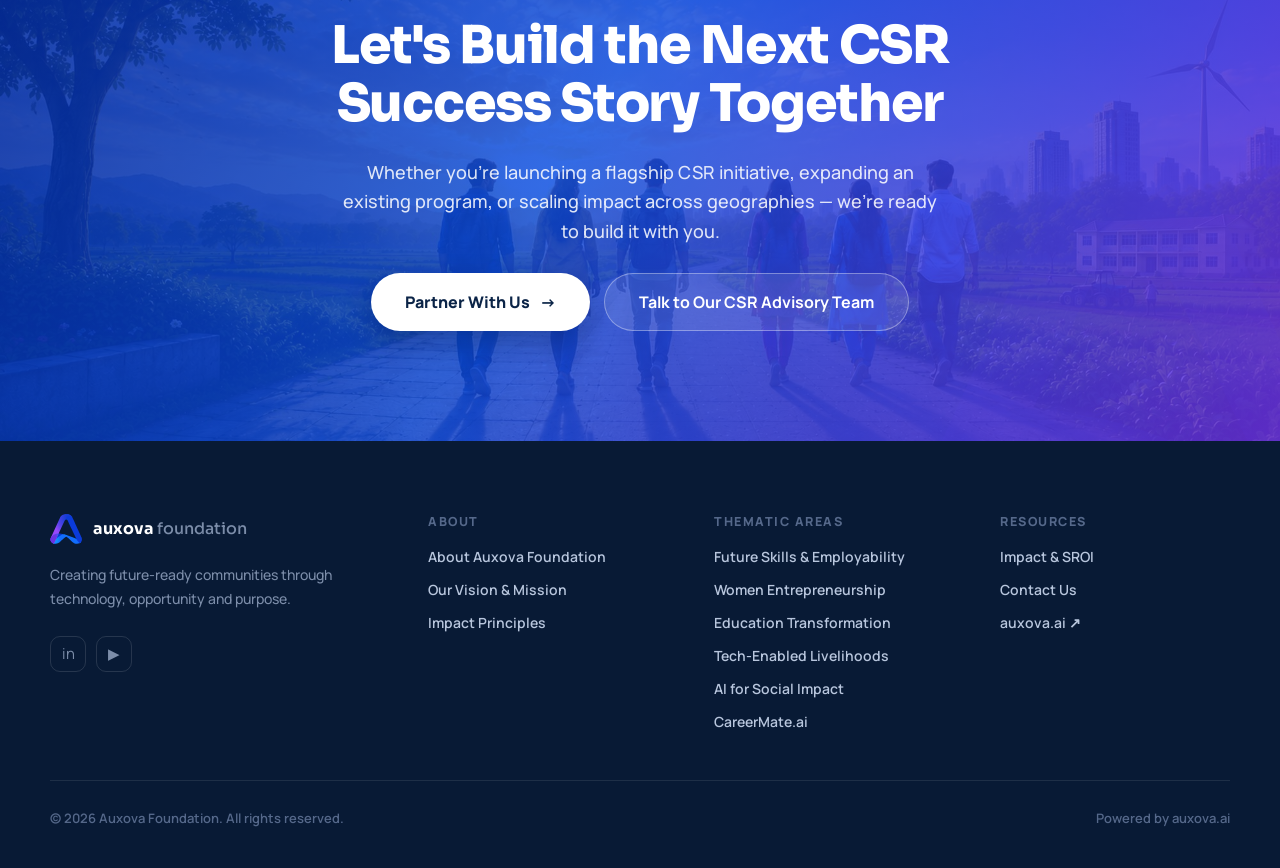
<file: programs.html>
<!DOCTYPE html>
<html lang="en-IN">
<head>
  <meta charset="UTF-8">
  <meta name="viewport" content="width=device-width, initial-scale=1.0">
  <meta http-equiv="X-UA-Compatible" content="IE=edge">
  <meta name="theme-color" content="#116DFD">
  <meta name="format-detection" content="telephone=no">
  <meta name="apple-mobile-web-app-capable" content="yes">
  <meta name="apple-mobile-web-app-status-bar-style" content="black-translucent">
  <meta name="apple-mobile-web-app-title" content="Auxova Foundation">
  <meta name="msapplication-TileColor" content="#116DFD">

  <title>Our Programs — Auxova Foundation | CSR Implementation Partner India</title>
  <meta name="description" content="Eight programs designed to convert your CSR investment into measurable outcomes across education, employability, entrepreneurship and livelihoods.">
  <meta name="keywords" content="CSR programs India, vocational skilling, women entrepreneurship, education transformation, AI for social impact, AgriTech, CareerMate.ai, digital literacy, CSR implementation">
  <meta name="author" content="Auxova Foundation">
  <meta name="robots" content="index, follow, max-image-preview:large, max-snippet:-1, max-video-preview:-1">

  <!-- Open Graph -->
  <meta property="og:type" content="website">
  <meta property="og:url" content="https://auxova-foundation.netlify.app/programs.html">
  <meta property="og:title" content="Our Programs — Auxova Foundation | CSR Implementation Partner India">
  <meta property="og:description" content="Eight programs designed to convert your CSR investment into measurable outcomes across education, employability, entrepreneurship and livelihoods.">
  <meta property="og:image" content="https://auxova-foundation.netlify.app/assets/og-image.jpg">
  <meta property="og:image:width" content="1200">
  <meta property="og:image:height" content="630">
  <meta property="og:image:type" content="image/jpeg">
  <meta property="og:site_name" content="Auxova Foundation">
  <meta property="og:locale" content="en_IN">

  <!-- Twitter Card -->
  <meta name="twitter:card" content="summary_large_image">
  <meta name="twitter:title" content="Our Programs — Auxova Foundation | CSR Implementation Partner India">
  <meta name="twitter:description" content="Eight programs designed to convert your CSR investment into measurable outcomes across education, employability, entrepreneurship and livelihoods.">
  <meta name="twitter:image" content="https://auxova-foundation.netlify.app/assets/og-image.jpg">

  <!-- Favicon -->
  <link rel="icon" type="image/svg+xml" href="assets/auxova-mark.svg">
  <link rel="apple-touch-icon" href="assets/auxova-mark.svg">

  <!-- Canonical -->
  <link rel="canonical" href="https://auxova-foundation.netlify.app/programs.html">

  <!-- Google Fonts -->
  <link rel="preconnect" href="https://fonts.googleapis.com">
  <link rel="preconnect" href="https://fonts.gstatic.com" crossorigin>
  <link rel="dns-prefetch" href="https://fonts.gstatic.com">
  <link href="https://fonts.googleapis.com/css2?family=Sora:wght@700;800&family=Manrope:wght@400;500;600;700;800&display=swap" rel="stylesheet">

  <!-- Stylesheet -->
  <link rel="stylesheet" href="css/style.css">

  <!-- Structured Data -->
  <script type="application/ld+json">
  {
    "@context": "https://schema.org",
    "@type": "WebPage",
    "name": "Our Programs — Auxova Foundation",
    "url": "https://auxova-foundation.netlify.app/programs.html",
    "description": "Eight programs designed to convert your CSR investment into measurable outcomes across education, employability, entrepreneurship and livelihoods.",
    "isPartOf": {
      "@type": "WebSite",
      "url": "https://auxova-foundation.netlify.app",
      "name": "Auxova Foundation"
    }
  }
  </script>
</head>
<body>

  <!-- ══════════════════════════════════════════════
       NAVIGATION
       ══════════════════════════════════════════════ -->
  <nav class="ax-nav" role="navigation" aria-label="Main navigation">
    <div class="ax-navbar">
      <a href="index.html" class="ax-nav-logo" aria-label="Auxova Foundation home">
        <img src="assets/auxova-mark.svg" alt="Auxova Foundation" width="34" height="34">
        <span class="ax-nav-logo-text">auxova <span>foundation</span></span>
      </a>
      <nav class="ax-navlinks" aria-label="Site sections">
        <a href="index.html">Home</a>
        <a href="about.html">About Us</a>
        <a href="programs.html">Thematic Areas</a>
        <a href="impact.html">Impact</a>
      </nav>
      <a href="contact.html" class="ax-navcta">Contact Us</a>
      <button
        id="ax-hamburger"
        class="ax-hamburger"
        aria-label="Open navigation menu"
        aria-expanded="false"
        aria-controls="ax-mobile-menu"
      >
        <span aria-hidden="true"></span>
        <span aria-hidden="true"></span>
        <span aria-hidden="true"></span>
      </button>
    </div>
    <div id="ax-mobile-menu" class="ax-mobile-menu" role="menu" aria-label="Mobile navigation">
      <a href="index.html" role="menuitem">Home</a>
      <a href="about.html" role="menuitem">About Us</a>
      <a href="programs.html" role="menuitem">Thematic Areas</a>
      <a href="impact.html" role="menuitem">Impact</a>
      <a href="contact.html" role="menuitem">Contact Us</a>
    </div>
  </nav>

  <!-- ══════════════════════════════════════════════
       PAGE HERO
       ══════════════════════════════════════════════ -->
  <header class="ax-page-hero" aria-label="Programs page hero">
    <div class="ax-page-hero-content" data-reveal="0">
      <span class="ax-label">OUR THEMATIC AREAS</span>
      <h1>Creating Opportunities. Enabling Communities. Transforming Futures.</h1>
      <p>Every community's need is different. Every CSR mandate is different too. Below are eight ways to turn your CSR investment into an outcome worth putting in your annual report.</p>
    </div>
  </header>

  <!-- ══════════════════════════════════════════════
       PROGRAMS OVERVIEW
       ══════════════════════════════════════════════ -->
  <section class="ax-section" aria-labelledby="overview-title">
    <div class="ax-container">
      <div class="ax-section-header" data-reveal="0">
        <span class="ax-label">Where We Work. What We Change.</span>
        <h2 id="overview-title" class="ax-h2">Sustainable development begins with access, not aid.</h2>
        <p>Our interventions start from one belief: sustainable development begins with access, not aid. By combining technology, innovation and community participation, we build programs that empower individuals while strengthening the systems around them.</p>
      </div>
      <div data-reveal="0">
        <img
          src="assets/images/hero-skills.jpg"
          alt="Vocational skills training across India"
          class="ax-section-img"
          style="border-radius:24px;margin-bottom:48px;max-height:400px;width:100%;object-fit:cover;"
        >
      </div>
    </div>
  </section>

  <!-- ══════════════════════════════════════════════
       PROGRAM 1: Future Skills & Employability
       ══════════════════════════════════════════════ -->
  <section class="ax-section ax-section--gray" aria-labelledby="prog1-title">
    <div class="ax-container">
      <div data-reveal="0">
        <div style="display:flex;align-items:center;gap:16px;margin-bottom:24px;">
          <div class="ax-pillar-badge" style="background:linear-gradient(135deg,#10ABFD,#116DFD);" aria-hidden="true">01</div>
          <div>
            <h2 id="prog1-title" class="ax-h2" style="font-size:32px;">Future Skills &amp; Employability</h2>
            <p style="font-size:17px;color:#51607A;font-weight:600;margin-top:4px;">Preparing India's Workforce for Tomorrow.</p>
          </div>
        </div>
        <p class="ax-section-text" style="max-width:none;margin-bottom:28px;">Millions of young people aspire to meaningful careers but lack access to industry-relevant skills and workplace readiness. Our programs equip youth with the technical, digital and behavioural competencies that turn ambition into an actual job.</p>
        <div class="ax-focus-areas" style="display:flex;flex-wrap:wrap;gap:8px;margin-bottom:20px;">
          <span class="ax-focus-tag">Industry-aligned vocational skilling</span>
          <span class="ax-focus-tag">AI &amp; digital literacy</span>
          <span class="ax-focus-tag">Workplace readiness</span>
          <span class="ax-focus-tag">Soft skills &amp; communication</span>
          <span class="ax-focus-tag">Career counselling</span>
          <span class="ax-focus-tag">Placement support</span>
          <span class="ax-focus-tag">Industry partnerships</span>
        </div>
        <p style="font-size:15px;font-weight:700;color:#116DFD;">Impact: Confident, job-ready talent equipped for the future of work.</p>
      </div>
    </div>
  </section>

  <!-- ══════════════════════════════════════════════
       PROGRAM 2: Women Entrepreneurship & Empowerment
       ══════════════════════════════════════════════ -->
  <section class="ax-section" aria-labelledby="prog2-title">
    <div class="ax-container">
      <div data-reveal="0">
        <div style="display:flex;align-items:center;gap:16px;margin-bottom:24px;">
          <div class="ax-pillar-badge" style="background:linear-gradient(135deg,#E53E9C,#9748FC);" aria-hidden="true">02</div>
          <div>
            <h2 id="prog2-title" class="ax-h2" style="font-size:32px;">Women Entrepreneurship &amp; Empowerment</h2>
            <p style="font-size:17px;color:#51607A;font-weight:600;margin-top:4px;">Enabling Economic Independence Through Opportunity.</p>
          </div>
        </div>
        <p class="ax-section-text" style="max-width:none;margin-bottom:28px;">Empowering women builds stronger families and more resilient communities. We support women through entrepreneurship development, digital capability building, financial literacy and livelihood opportunities that lead to real, lasting independence.</p>
        <div class="ax-focus-areas" style="display:flex;flex-wrap:wrap;gap:8px;margin-bottom:20px;">
          <span class="ax-focus-tag">Entrepreneurship development</span>
          <span class="ax-focus-tag">Self-employment support</span>
          <span class="ax-focus-tag">Financial literacy</span>
          <span class="ax-focus-tag">Digital empowerment</span>
          <span class="ax-focus-tag">Enterprise mentoring</span>
          <span class="ax-focus-tag">Market linkages</span>
          <span class="ax-focus-tag">Leadership development</span>
        </div>
        <p style="font-size:15px;font-weight:700;color:#116DFD;">Impact: Confident women entrepreneurs who become catalysts for community transformation.</p>
      </div>
    </div>
  </section>

  <!-- ══════════════════════════════════════════════
       PROGRAM 3: Education Transformation (NEP-Aligned)
       ══════════════════════════════════════════════ -->
  <section class="ax-section ax-section--gray" aria-labelledby="prog3-title">
    <div class="ax-container">
      <div data-reveal="0">
        <div style="display:flex;align-items:center;gap:16px;margin-bottom:24px;">
          <div class="ax-pillar-badge" style="background:linear-gradient(135deg,#116DFD,#023EDC);" aria-hidden="true">03</div>
          <div>
            <h2 id="prog3-title" class="ax-h2" style="font-size:32px;">Education Transformation (NEP-Aligned)</h2>
            <p style="font-size:17px;color:#51607A;font-weight:600;margin-top:4px;">Preparing Learners for an AI-Driven Future.</p>
          </div>
        </div>
        <p class="ax-section-text" style="max-width:none;margin-bottom:28px;">Education has to evolve beyond the classroom. We help schools and institutions build future-ready learning ecosystems aligned with NEP — integrating technology, vocational education and AI-enabled learning.</p>
        <div class="ax-focus-areas" style="display:flex;flex-wrap:wrap;gap:8px;margin-bottom:20px;">
          <span class="ax-focus-tag">Smart classrooms</span>
          <span class="ax-focus-tag">AI-enabled learning</span>
          <span class="ax-focus-tag">Teacher capacity building</span>
          <span class="ax-focus-tag">Vocational education</span>
          <span class="ax-focus-tag">Digital infrastructure</span>
          <span class="ax-focus-tag">School transformation</span>
          <span class="ax-focus-tag">Future-ready curriculum</span>
        </div>
        <p style="font-size:15px;font-weight:700;color:#116DFD;">Impact: Learning environments that build curiosity, innovation and the habit of lifelong learning.</p>
      </div>
    </div>
  </section>

  <!-- ══════════════════════════════════════════════
       PROGRAM 4: Tech-Enabled Livelihoods
       ══════════════════════════════════════════════ -->
  <section class="ax-section" aria-labelledby="prog4-title">
    <div class="ax-container">
      <div data-reveal="0">
        <div style="display:flex;align-items:center;gap:16px;margin-bottom:24px;">
          <div class="ax-pillar-badge" style="background:linear-gradient(135deg,#059669,#10B981);" aria-hidden="true">04</div>
          <div>
            <h2 id="prog4-title" class="ax-h2" style="font-size:32px;">Tech-Enabled Livelihoods</h2>
            <p style="font-size:17px;color:#51607A;font-weight:600;margin-top:4px;">Creating Sustainable Pathways to Prosperity.</p>
          </div>
        </div>
        <p class="ax-section-text" style="max-width:none;margin-bottom:28px;">Livelihood development works best when communities gain access to technology, markets and future-focused opportunity — not just a one-time grant. Our programs integrate digital innovation with local enterprise to strengthen incomes for the long run.</p>
        <div class="ax-focus-areas" style="display:flex;flex-wrap:wrap;gap:8px;margin-bottom:20px;">
          <span class="ax-focus-tag">Rural livelihoods</span>
          <span class="ax-focus-tag">Skill-based livelihoods</span>
          <span class="ax-focus-tag">Digital entrepreneurship</span>
          <span class="ax-focus-tag">Community enterprises</span>
          <span class="ax-focus-tag">Local value chains</span>
          <span class="ax-focus-tag">Technology adoption</span>
        </div>
        <p style="font-size:15px;font-weight:700;color:#116DFD;">Impact: Stronger livelihoods and communities that become self-reliant, not dependent.</p>
      </div>
    </div>
  </section>

  <!-- ══════════════════════════════════════════════
       PROGRAM 5: Digital & Financial Literacy
       ══════════════════════════════════════════════ -->
  <section class="ax-section ax-section--gray" aria-labelledby="prog5-title">
    <div class="ax-container">
      <div data-reveal="0">
        <div style="display:flex;align-items:center;gap:16px;margin-bottom:24px;">
          <div class="ax-pillar-badge" style="background:linear-gradient(135deg,#F59E0B,#F97316);" aria-hidden="true">05</div>
          <div>
            <h2 id="prog5-title" class="ax-h2" style="font-size:32px;">Digital &amp; Financial Literacy</h2>
            <p style="font-size:17px;color:#51607A;font-weight:600;margin-top:4px;">Bridging the Digital Divide.</p>
          </div>
        </div>
        <p class="ax-section-text" style="max-width:none;margin-bottom:28px;">Digital inclusion is no longer optional — it's the entry ticket to today's economy. Our programs give people the knowledge and confidence to access digital services, financial systems and online opportunities safely.</p>
        <div class="ax-focus-areas" style="display:flex;flex-wrap:wrap;gap:8px;margin-bottom:20px;">
          <span class="ax-focus-tag">Digital literacy</span>
          <span class="ax-focus-tag">Financial inclusion</span>
          <span class="ax-focus-tag">Online safety</span>
          <span class="ax-focus-tag">Digital payments</span>
          <span class="ax-focus-tag">Government digital services</span>
          <span class="ax-focus-tag">Basic technology skills</span>
        </div>
        <p style="font-size:15px;font-weight:700;color:#116DFD;">Impact: Digitally empowered communities ready to participate in a connected world.</p>
      </div>
    </div>
  </section>

  <!-- ══════════════════════════════════════════════
       PROGRAM 6: AI for Social Impact
       ══════════════════════════════════════════════ -->
  <section class="ax-section" aria-labelledby="prog6-title">
    <div class="ax-container">
      <div data-reveal="0">
        <div style="display:flex;align-items:center;gap:16px;margin-bottom:24px;">
          <div class="ax-pillar-badge" style="background:linear-gradient(135deg,#5042E7,#9748FC);" aria-hidden="true">06</div>
          <div>
            <h2 id="prog6-title" class="ax-h2" style="font-size:32px;">AI for Social Impact</h2>
            <p style="font-size:17px;color:#51607A;font-weight:600;margin-top:4px;">Leveraging Technology to Scale Human Impact.</p>
          </div>
        </div>
        <p class="ax-section-text" style="max-width:none;margin-bottom:28px;">AI is transforming education, skilling and community development. We integrate it across program design, delivery, monitoring and measurement — so outcomes improve without costs spiralling.</p>
        <div class="ax-focus-areas" style="display:flex;flex-wrap:wrap;gap:8px;margin-bottom:20px;">
          <span class="ax-focus-tag">AI-enabled learning</span>
          <span class="ax-focus-tag">Adaptive learning platforms</span>
          <span class="ax-focus-tag">AI-powered assessments</span>
          <span class="ax-focus-tag">Intelligent career guidance</span>
          <span class="ax-focus-tag">Program monitoring</span>
          <span class="ax-focus-tag">Impact analytics</span>
        </div>
        <p style="font-size:15px;font-weight:700;color:#116DFD;">Impact: Social programs that are smarter, faster and more accountable, through responsible use of AI.</p>
      </div>
    </div>
  </section>

  <!-- ══════════════════════════════════════════════
       PROGRAM 7: AgriTech & Sustainable Farming
       ══════════════════════════════════════════════ -->
  <section class="ax-section ax-section--gray" aria-labelledby="prog7-title">
    <div class="ax-container">
      <div data-reveal="0">
        <div style="display:flex;align-items:center;gap:16px;margin-bottom:24px;">
          <div class="ax-pillar-badge" style="background:linear-gradient(135deg,#16A34A,#059669);" aria-hidden="true">07</div>
          <div>
            <h2 id="prog7-title" class="ax-h2" style="font-size:32px;">AgriTech &amp; Sustainable Farming</h2>
            <p style="font-size:17px;color:#51607A;font-weight:600;margin-top:4px;">Empowering Farmers Through Innovation.</p>
          </div>
        </div>
        <p class="ax-section-text" style="max-width:none;margin-bottom:28px;">Agriculture remains the backbone of rural livelihoods. Our AgriTech initiatives bring technology-enabled farming practices that improve yield, optimise resources and build sustainable income — from the same land farmers already have.</p>
        <div class="ax-focus-areas" style="display:flex;flex-wrap:wrap;gap:8px;margin-bottom:20px;">
          <span class="ax-focus-tag">Smart farming</span>
          <span class="ax-focus-tag">Precision agriculture</span>
          <span class="ax-focus-tag">IoT-enabled farming</span>
          <span class="ax-focus-tag">Climate-smart agriculture</span>
          <span class="ax-focus-tag">Water management</span>
          <span class="ax-focus-tag">Farmer capacity building</span>
          <span class="ax-focus-tag">Market access</span>
        </div>
        <p style="font-size:15px;font-weight:700;color:#116DFD;">Impact: Resilient agricultural ecosystems that raise farmer incomes while protecting natural resources.</p>
      </div>
    </div>
  </section>

  <!-- ══════════════════════════════════════════════
       PROGRAM 8: CareerMate.ai
       ══════════════════════════════════════════════ -->
  <section class="ax-section" aria-labelledby="prog8-title">
    <div class="ax-container">
      <div data-reveal="0">
        <div class="ax-pillar-card--gradient-border" style="background:linear-gradient(135deg,#6C31E1,#9748FC);border-radius:24px;padding:2px;">
          <div style="background:#fff;border-radius:22px;padding:40px 36px;">
            <div style="display:flex;align-items:center;gap:16px;margin-bottom:24px;">
              <div class="ax-pillar-badge" style="background:linear-gradient(135deg,#6C31E1,#9748FC);" aria-hidden="true">08</div>
              <div>
                <h2 id="prog8-title" class="ax-h2" style="font-size:32px;">CareerMate.ai</h2>
                <p style="font-size:17px;color:#51607A;font-weight:600;margin-top:4px;">Career Guidance for Life.</p>
              </div>
            </div>
            <p class="ax-section-text" style="max-width:none;margin-bottom:28px;">Learning shouldn't end at a certificate. CareerMate.ai gives learners continuous mentoring, career guidance, upskilling and employment resources — support that lasts well beyond the training itself.</p>
            <div class="ax-focus-areas" style="display:flex;flex-wrap:wrap;gap:8px;margin-bottom:20px;">
              <span class="ax-focus-tag">AI-powered career guidance</span>
              <span class="ax-focus-tag">Mentorship</span>
              <span class="ax-focus-tag">Alumni engagement</span>
              <span class="ax-focus-tag">Upskilling recommendations</span>
              <span class="ax-focus-tag">Career planning</span>
              <span class="ax-focus-tag">Employment resources</span>
            </div>
            <p style="font-size:15px;font-weight:700;color:#9748FC;">Impact: Lifelong career mobility, and the ability to keep adapting as work keeps changing.</p>
          </div>
        </div>
      </div>
    </div>
  </section>

  <!-- ══════════════════════════════════════════════
       FRAMEWORK REFERENCE
       ══════════════════════════════════════════════ -->
  <section id="framework" class="ax-section ax-section--gray" aria-labelledby="framework-title">
    <div class="ax-container">
      <div class="ax-section-header" data-reveal="0">
        <span class="ax-label">Our Delivery Approach</span>
        <h2 id="framework-title" class="ax-h2">How Every Program Is Delivered</h2>
        <p>Every program above runs through the same 5D Framework — Discover, Design, Deploy, Deliver, Demonstrate.</p>
      </div>
      <div class="ax-delivery-model" data-reveal="0">
        <span class="ax-delivery-label">The 5D Framework</span>
        <div class="ax-delivery-flow" role="list" aria-label="5D Framework steps">
          <span class="ax-delivery-step" role="listitem">Discover</span>
          <span class="ax-delivery-arrow" aria-hidden="true">&#8594;</span>
          <span class="ax-delivery-step" role="listitem">Design</span>
          <span class="ax-delivery-arrow" aria-hidden="true">&#8594;</span>
          <span class="ax-delivery-step" role="listitem">Deploy</span>
          <span class="ax-delivery-arrow" aria-hidden="true">&#8594;</span>
          <span class="ax-delivery-step" role="listitem">Deliver</span>
          <span class="ax-delivery-arrow ax-delivery-arrow--purple" aria-hidden="true">&#8594;</span>
          <span class="ax-delivery-step ax-delivery-step--cta" role="listitem">Demonstrate</span>
        </div>
      </div>
      <p style="text-align:center;margin-top:32px;" data-reveal="0">
        <a href="index.html#framework" style="font-size:15px;font-weight:700;color:#116DFD;transition:color .2s;">
          See the full framework on the Homepage &#8594;
        </a>
      </p>
    </div>
  </section>

  <!-- ══════════════════════════════════════════════
       IMPACT METRICS
       ══════════════════════════════════════════════ -->
  <section class="ax-section" aria-labelledby="impact-metrics-title">
    <div class="ax-container">
      <div class="ax-section-header" data-reveal="0">
        <span class="ax-label">Measuring What Matters</span>
        <h2 id="impact-metrics-title" class="ax-h2">Programs Designed Around Impact</h2>
        <p>Every initiative is aligned to create outcomes that show up in lives, not just in attendance sheets.</p>
      </div>
      <div class="ax-impact-tags" role="list" aria-label="Impact outcome categories" data-reveal="0">
        <span class="ax-impact-tag" role="listitem">Youth Skilled</span>
        <span class="ax-impact-tag" role="listitem">Women Empowered</span>
        <span class="ax-impact-tag" role="listitem">Entrepreneurs Supported</span>
        <span class="ax-impact-tag" role="listitem">Jobs &amp; Livelihoods Created</span>
        <span class="ax-impact-tag" role="listitem">Schools &amp; Institutions Enabled</span>
        <span class="ax-impact-tag" role="listitem">Farmers Impacted</span>
        <span class="ax-impact-tag" role="listitem">Digital Inclusion</span>
        <span class="ax-impact-tag" role="listitem">Income Growth</span>
        <span class="ax-impact-tag" role="listitem">Career Mobility</span>
        <span class="ax-impact-tag" role="listitem">Social Return on Investment (SROI)</span>
      </div>
    </div>
  </section>

  <!-- ══════════════════════════════════════════════
       FINAL CTA
       ══════════════════════════════════════════════ -->
  <section class="ax-cta ax-cta-image" aria-labelledby="cta-title">
    <img
      src="assets/images/hero-future.jpg"
      alt=""
      class="ax-cta-bg"
      aria-hidden="true"
    >
    <img
      class="ax-cta-mark"
      src="assets/auxova-mark.svg"
      alt=""
      aria-hidden="true"
    >
    <div class="ax-cta-orb" aria-hidden="true"></div>
    <div class="ax-cta-content" data-reveal="0">
      <h2 id="cta-title" class="ax-h2-big">Let's Build the Next CSR Success Story Together</h2>
      <p class="ax-cta-sub">Whether you're launching a flagship CSR initiative, expanding an existing program, or scaling impact across geographies — we're ready to build it with you.</p>
      <div class="ax-cta-buttons">
        <a href="contact.html" class="ax-btn-cta-primary">
          Partner With Us <span aria-hidden="true">&#8594;</span>
        </a>
        <a href="contact.html" class="ax-btn-cta-secondary">
          Talk to Our CSR Advisory Team
        </a>
      </div>
    </div>
  </section>

  <!-- ══════════════════════════════════════════════
       FOOTER
       ══════════════════════════════════════════════ -->
  <footer class="ax-footer" aria-label="Site footer">
    <div class="ax-container">
      <div class="ax-footer-grid">

        <!-- Brand column -->
        <div class="ax-footer-brand">
          <div class="ax-footer-logo">
            <img src="assets/auxova-mark.svg" alt="Auxova Foundation" width="32" height="32">
            <span class="ax-footer-logo-text">auxova <span>foundation</span></span>
          </div>
          <p class="ax-footer-tagline">Creating future-ready communities through technology, opportunity and purpose.</p>
          <div class="ax-footer-social">
            <a href="https://www.linkedin.com/company/auxovafoundation/" aria-label="LinkedIn" rel="noopener noreferrer" target="_blank">in</a>
            <a href="https://youtube.com/@auxovafoundation" aria-label="YouTube" rel="noopener noreferrer" target="_blank">&#9654;</a>
          </div>
        </div>

        <!-- About links -->
        <nav class="ax-footer-col" aria-label="About links">
          <span class="ax-footer-col-label">About</span>
          <a href="about.html">About Auxova Foundation</a>
          <a href="about.html#vision">Our Vision &amp; Mission</a>
          <a href="about.html#principles">Impact Principles</a>
        </nav>

        <!-- Program links -->
        <nav class="ax-footer-col" aria-label="Program links">
          <span class="ax-footer-col-label">Thematic Areas</span>
          <a href="programs.html">Future Skills &amp; Employability</a>
          <a href="programs.html">Women Entrepreneurship</a>
          <a href="programs.html">Education Transformation</a>
          <a href="programs.html">Tech-Enabled Livelihoods</a>
          <a href="programs.html">AI for Social Impact</a>
          <a href="programs.html">CareerMate.ai</a>
        </nav>

        <!-- Resource links -->
        <nav class="ax-footer-col" aria-label="Resource links">
          <span class="ax-footer-col-label">Resources</span>
          <a href="impact.html">Impact &amp; SROI</a>
          <a href="contact.html">Contact Us</a>
          <a href="https://auxova.ai" target="_blank" rel="noopener">auxova.ai &#8599;</a>
        </nav>

      </div>

      <!-- Bottom bar -->
      <div class="ax-footer-bar">
        <span>&copy; 2026 Auxova Foundation. All rights reserved.</span>
        <span>Powered by auxova.ai</span>
      </div>

    </div>
  </footer>

  <!-- JavaScript -->
  <script src="js/main.js" defer></script>

</body>
</html>
</file>
<file: css/style.css>
/* ============================================================
   Auxova Foundation — Global Stylesheet
   ============================================================ */

/* ---------- Reset & Base ---------- */
*, *::before, *::after {
  box-sizing: border-box;
  margin: 0;
  padding: 0;
}

html {
  scroll-behavior: smooth;
  -webkit-text-size-adjust: 100%;
}

body {
  font-family: 'Manrope', sans-serif;
  color: #0B2447;
  background: #FBFBFE;
  -webkit-font-smoothing: antialiased;
  -moz-osx-font-smoothing: grayscale;
  line-height: 1.5;
}

a {
  text-decoration: none;
  color: inherit;
}

img, svg {
  display: block;
  max-width: 100%;
}

button {
  font-family: inherit;
  cursor: pointer;
  border: none;
  background: none;
}

ul, ol {
  list-style: none;
}

::selection {
  background: #116DFD;
  color: #fff;
}

/* ---------- Keyframe Animations ---------- */
@keyframes axDrift1 {
  0%, 100% { transform: translate(0, 0) scale(1); }
  50% { transform: translate(60px, -40px) scale(1.15); }
}

@keyframes axDrift2 {
  0%, 100% { transform: translate(0, 0) scale(1); }
  50% { transform: translate(-70px, 50px) scale(1.1); }
}

@keyframes axPulse {
  0% { transform: scale(1); opacity: .55; }
  100% { transform: scale(2.2); opacity: 0; }
}

@keyframes axRise {
  from { opacity: 0; transform: translateY(28px); }
  to { opacity: 1; transform: none; }
}

@keyframes axFloatA {
  0%, 100% { transform: translateY(0) rotate(8deg); }
  50% { transform: translateY(-22px) rotate(11deg); }
}

@keyframes axShimmer {
  0% { background-position: 0% 50%; }
  100% { background-position: 200% 50%; }
}

@keyframes axParticle {
  0% { transform: translateY(0); opacity: 0; }
  12% { opacity: 1; }
  85% { opacity: 1; }
  100% { transform: translateY(-620px); opacity: 0; }
}

@keyframes axUnderline {
  from { stroke-dashoffset: 1; }
  to { stroke-dashoffset: 0; }
}

/* ---------- Typography Helpers ---------- */
.ax-label {
  font-size: 13px;
  font-weight: 800;
  letter-spacing: .14em;
  color: #116DFD;
  text-transform: uppercase;
}

.ax-h2 {
  font-family: 'Sora', sans-serif;
  font-size: 42px;
  line-height: 1.15;
  font-weight: 700;
  letter-spacing: -0.02em;
  text-wrap: balance;
}

.ax-h2-big {
  font-family: 'Sora', sans-serif;
  font-size: 52px;
  line-height: 1.1;
  font-weight: 800;
  letter-spacing: -0.025em;
  color: #fff;
  text-wrap: balance;
}

/* ---------- Layout Helpers ---------- */
.ax-container {
  max-width: 1180px;
  margin: 0 auto;
}

/* ---------- Focus Styles (Accessibility) ---------- */
:focus-visible {
  outline: 2px solid #116DFD;
  outline-offset: 3px;
  border-radius: 4px;
}

/* ============================================================
   NAVIGATION
   ============================================================ */
.ax-nav {
  position: fixed;
  top: 0;
  left: 0;
  right: 0;
  z-index: 50;
  background: rgba(251, 251, 254, .82);
  backdrop-filter: blur(14px);
  -webkit-backdrop-filter: blur(14px);
  border-bottom: 1px solid rgba(11, 36, 71, .07);
}

.ax-navbar {
  max-width: 1220px;
  margin: 0 auto;
  padding: 0 32px;
  height: 72px;
  display: flex;
  align-items: center;
  gap: 36px;
}

.ax-nav-logo {
  display: flex;
  align-items: center;
  gap: 11px;
  flex: none;
  text-decoration: none;
}

.ax-nav-logo img {
  width: 34px;
  height: 34px;
}

.ax-nav-logo-text {
  font-family: 'Sora', sans-serif;
  font-size: 17px;
  font-weight: 700;
  color: #0B2447;
  letter-spacing: -0.01em;
}

.ax-nav-logo-text span {
  font-weight: 500;
  color: #51607A;
}

.ax-navlinks {
  display: flex;
  align-items: center;
  gap: 26px;
  margin-left: auto;
  font-size: 14.5px;
  font-weight: 600;
  color: #3A4A66;
}

.ax-navlinks a {
  color: #3A4A66;
  transition: color .2s;
}

.ax-navlinks a:hover {
  color: #116DFD;
}

.ax-navcta {
  flex: none;
  margin-left: auto;
  display: inline-flex;
  align-items: center;
  gap: 8px;
  background: linear-gradient(120deg, #023EDC, #116DFD 55%, #9748FC);
  color: #fff;
  font-size: 14px;
  font-weight: 700;
  padding: 11px 22px;
  border-radius: 100px;
  box-shadow: 0 6px 18px rgba(17, 109, 253, .28);
  transition: transform .2s, box-shadow .2s;
  text-decoration: none;
}

.ax-navcta:hover {
  transform: translateY(-1px);
  box-shadow: 0 10px 24px rgba(17, 109, 253, .38);
  color: #fff;
}

.ax-hamburger {
  display: none;
  flex: none;
  flex-direction: column;
  justify-content: center;
  gap: 5px;
  width: 44px;
  height: 44px;
  padding: 10px;
  background: none;
  border: 1.5px solid rgba(11, 36, 71, .14);
  border-radius: 12px;
  cursor: pointer;
  transition: border-color .2s;
}

.ax-hamburger:hover {
  border-color: rgba(11, 36, 71, .3);
}

.ax-hamburger span {
  display: block;
  height: 2px;
  border-radius: 2px;
  background: #0B2447;
  transition: transform .3s, opacity .3s;
}

.ax-hamburger.is-open span:nth-child(1) {
  transform: translateY(7px) rotate(45deg);
}

.ax-hamburger.is-open span:nth-child(2) {
  opacity: 0;
}

.ax-hamburger.is-open span:nth-child(3) {
  transform: translateY(-7px) rotate(-45deg);
}

/* Mobile Menu */
.ax-mobile-menu {
  position: absolute;
  top: 72px;
  left: 0;
  right: 0;
  background: #fff;
  border-bottom: 1px solid rgba(11, 36, 71, .08);
  box-shadow: 0 24px 48px rgba(11, 36, 71, .12);
  display: flex;
  flex-direction: column;
  padding: 12px 20px 20px;
  transform: translateY(-10px);
  opacity: 0;
  pointer-events: none;
  transition: transform .3s cubic-bezier(.2, .7, .2, 1), opacity .3s;
}

.ax-mobile-menu.is-open {
  transform: translateY(0);
  opacity: 1;
  pointer-events: auto;
}

.ax-mobile-menu a {
  padding: 14px 8px;
  font-size: 16px;
  font-weight: 700;
  color: #0B2447;
  border-bottom: 1px solid rgba(11, 36, 71, .06);
  transition: color .2s;
}

.ax-mobile-menu a:last-child {
  border-bottom: none;
}

.ax-mobile-menu a:hover {
  color: #116DFD;
}

/* ============================================================
   HERO SECTION
   ============================================================ */
.ax-hero {
  position: relative;
  padding: 172px 32px 96px;
  text-align: center;
  overflow: hidden;
}

.ax-hero-orb {
  position: absolute;
  border-radius: 50%;
  pointer-events: none;
}

.ax-hero-orb--left {
  top: -120px;
  left: 8%;
  width: 520px;
  height: 520px;
  background: radial-gradient(circle, rgba(16, 171, 253, .22), rgba(16, 171, 253, 0) 65%);
  filter: blur(10px);
  animation: axDrift1 14s ease-in-out infinite;
}

.ax-hero-orb--right {
  top: 40px;
  right: 4%;
  width: 620px;
  height: 620px;
  background: radial-gradient(circle, rgba(151, 72, 252, .16), rgba(151, 72, 252, 0) 65%);
  filter: blur(10px);
  animation: axDrift2 17s ease-in-out infinite;
}

.ax-hero-mark {
  position: absolute;
  pointer-events: none;
}

.ax-hero-mark--right {
  right: 6%;
  top: 210px;
  width: 130px;
  opacity: .12;
  animation: axFloatA 9s ease-in-out infinite;
}

.ax-hero-mark--left {
  left: 5%;
  top: 420px;
  width: 76px;
  opacity: .09;
  animation: axFloatA 11s ease-in-out 1.5s infinite reverse;
}

.ax-hero-particles {
  position: absolute;
  inset: 0;
  pointer-events: none;
}

.ax-particle {
  position: absolute;
  border-radius: 50%;
}

.ax-hero-content {
  position: relative;
  max-width: 900px;
  margin: 0 auto;
  display: flex;
  flex-direction: column;
  align-items: center;
  gap: 28px;
}

.ax-hero-tag {
  display: inline-flex;
  flex-wrap: wrap;
  justify-content: center;
  align-items: center;
  gap: 9px;
  padding: 8px 18px;
  border-radius: 100px;
  border: 1px solid rgba(17, 109, 253, .22);
  background: rgba(17, 109, 253, .06);
  font-size: 13.5px;
  font-weight: 700;
  color: #116DFD;
  letter-spacing: .04em;
  animation: axRise .9s cubic-bezier(.2, .7, .2, 1) both;
}

.ax-hero-tag .diamond {
  color: #9748FC;
}

.ax-hero-h1 {
  font-family: 'Sora', sans-serif;
  font-size: clamp(38px, 7vw, 68px);
  line-height: 1.08;
  font-weight: 800;
  letter-spacing: -0.03em;
  text-wrap: balance;
  animation: axRise .9s cubic-bezier(.2, .7, .2, 1) .12s both;
}

.ax-shimmer-text {
  position: relative;
  display: inline-block;
  background: linear-gradient(110deg, #023EDC, #116DFD 30%, #9748FC 55%, #10ABFD 75%, #023EDC);
  background-size: 200% 100%;
  -webkit-background-clip: text;
  background-clip: text;
  color: transparent;
  animation: axShimmer 6s linear infinite;
}

.ax-underline-svg {
  position: absolute;
  left: 0;
  bottom: -14px;
  width: 100%;
  height: 22px;
  overflow: visible;
}

.ax-underline-path {
  animation: axUnderline 1.1s cubic-bezier(.6, 0, .2, 1) 1s both;
}

.ax-hero-sub {
  margin: 0;
  max-width: 660px;
  font-size: 19px;
  line-height: 1.65;
  font-weight: 500;
  color: #51607A;
  text-wrap: pretty;
  animation: axRise .9s cubic-bezier(.2, .7, .2, 1) .24s both;
}

.ax-hero-ctas {
  display: flex;
  flex-wrap: wrap;
  justify-content: center;
  gap: 14px;
  animation: axRise .9s cubic-bezier(.2, .7, .2, 1) .36s both;
}

.ax-btn-primary {
  display: inline-flex;
  align-items: center;
  gap: 10px;
  background: linear-gradient(120deg, #023EDC, #116DFD 55%, #9748FC);
  color: #fff;
  font-size: 16px;
  font-weight: 700;
  padding: 16px 32px;
  border-radius: 100px;
  box-shadow: 0 10px 28px rgba(17, 109, 253, .32);
  transition: transform .2s, box-shadow .2s;
  text-decoration: none;
}

.ax-btn-primary:hover {
  transform: translateY(-2px);
  box-shadow: 0 16px 36px rgba(17, 109, 253, .42);
  color: #fff;
}

.ax-btn-secondary {
  display: inline-flex;
  align-items: center;
  background: #fff;
  color: #0B2447;
  font-size: 16px;
  font-weight: 700;
  padding: 16px 32px;
  border-radius: 100px;
  border: 1.5px solid rgba(11, 36, 71, .14);
  transition: border-color .2s, transform .2s;
  text-decoration: none;
}

.ax-btn-secondary:hover {
  border-color: #116DFD;
  transform: translateY(-2px);
  color: #0B2447;
}

.ax-hero-tagline {
  margin: 10px 0 0;
  font-size: 15px;
  font-weight: 600;
  color: #8A96AB;
  animation: axRise .9s cubic-bezier(.2, .7, .2, 1) .48s both;
}

/* ============================================================
   PROBLEM SECTION
   ============================================================ */
.ax-problem {
  background: #F2F5FB;
  padding: 104px 32px;
}

.ax-problem-grid {
  display: grid;
  grid-template-columns: 1fr 1.1fr;
  gap: 80px;
  align-items: center;
}

.ax-problem-left {
  display: flex;
  flex-direction: column;
  gap: 22px;
}

.ax-bullets {
  display: flex;
  flex-direction: column;
  gap: 12px;
  margin-top: 6px;
}

.ax-bullet {
  display: flex;
  align-items: center;
  gap: 12px;
  font-size: 15.5px;
  font-weight: 700;
  color: #0B2447;
}

.ax-bullet-dot {
  width: 8px;
  height: 8px;
  border-radius: 50%;
  flex: none;
}

.ax-stat-cards {
  display: flex;
  flex-direction: column;
  gap: 18px;
}

.ax-stat-card {
  background: #fff;
  border: 1px solid rgba(11, 36, 71, .07);
  border-radius: 20px;
  padding: 28px 34px;
  display: flex;
  align-items: center;
  gap: 28px;
  box-shadow: 0 2px 10px rgba(11, 36, 71, .04);
  transition: transform .25s, box-shadow .25s;
}

.ax-stat-card:hover {
  transform: translateY(-3px);
  box-shadow: 0 12px 28px rgba(11, 36, 71, .08);
}

.ax-stat-num {
  font-family: 'Sora', sans-serif;
  font-size: 52px;
  font-weight: 800;
  letter-spacing: -0.03em;
  background: linear-gradient(110deg, #023EDC, #116DFD 60%, #9748FC);
  -webkit-background-clip: text;
  background-clip: text;
  color: transparent;
  min-width: 158px;
  line-height: 1;
}

.ax-stat-desc {
  font-size: 15.5px;
  line-height: 1.55;
  color: #51607A;
  font-weight: 600;
}

.ax-stat-source {
  display: block;
  font-size: 12.5px;
  color: #8A96AB;
  font-weight: 600;
  margin-top: 3px;
}

/* ============================================================
   JOURNEY SECTION
   ============================================================ */
.ax-journey {
  background: #0B2447;
  padding: 110px 32px 150px;
  position: relative;
  overflow: hidden;
}

.ax-journey-orb {
  position: absolute;
  border-radius: 50%;
  pointer-events: none;
}

.ax-journey-orb--tr {
  top: -180px;
  right: -120px;
  width: 640px;
  height: 640px;
  background: radial-gradient(circle, rgba(151, 72, 252, .18), transparent 65%);
}

.ax-journey-orb--bl {
  bottom: -220px;
  left: -140px;
  width: 640px;
  height: 640px;
  background: radial-gradient(circle, rgba(16, 171, 253, .14), transparent 65%);
}

.ax-journey-header {
  text-align: center;
  display: flex;
  flex-direction: column;
  gap: 18px;
  align-items: center;
  margin-bottom: 26px;
}

.ax-journey-header .ax-label {
  color: #10ABFD;
}

.ax-journey-subtitle {
  margin: 0;
  max-width: 640px;
  font-size: 17px;
  line-height: 1.7;
  color: #9FB0CB;
  font-weight: 500;
  text-wrap: pretty;
}

.ax-journey-wrap {
  position: relative;
  height: 420px;
}

.ax-journey-svg {
  position: absolute;
  inset: 0;
  width: 100%;
  height: 300px;
  overflow: visible;
}

.ax-journey-labels {
  display: contents;
}

.ax-journey-label {
  position: absolute;
  top: 190px;
  transform: translateX(-50%);
  width: 230px;
  text-align: center;
  display: flex;
  flex-direction: column;
  gap: 7px;
}

.ax-journey-label-title {
  font-family: 'Sora', sans-serif;
  font-size: 21px;
  font-weight: 700;
  color: #fff;
}

.ax-journey-label-desc {
  font-size: 14px;
  line-height: 1.55;
  color: #9FB0CB;
  font-weight: 500;
}

.ax-journey-chips {
  display: flex;
  justify-content: center;
  gap: 12px;
  flex-wrap: wrap;
  margin-top: -40px;
}

.ax-journey-chip {
  padding: 9px 20px;
  border-radius: 100px;
  border: 1px solid rgba(255, 255, 255, .16);
  color: #C9D6EA;
  font-size: 13.5px;
  font-weight: 700;
}

/* Journey SVG node pulse (transform-origin must be set inline) */
.ax-node-pulse {
  fill: none;
  stroke-width: 2;
}

/* ============================================================
   PILLARS SECTION
   ============================================================ */
.ax-pillars {
  padding: 110px 32px;
}

.ax-pillars-header {
  display: flex;
  flex-direction: column;
  gap: 18px;
  align-items: center;
  text-align: center;
  margin-bottom: 56px;
}

.ax-cards-grid {
  display: grid;
  grid-template-columns: repeat(auto-fit, minmax(240px, 1fr));
  gap: 20px;
  align-items: stretch;
}

.ax-pillar-card {
  background: #fff;
  border: 1px solid rgba(11, 36, 71, .08);
  border-radius: 22px;
  padding: 34px 28px;
  display: flex;
  flex-direction: column;
  gap: 14px;
  transition: transform .25s, box-shadow .25s;
}

.ax-pillar-card:hover {
  transform: translateY(-6px);
  box-shadow: 0 20px 44px rgba(11, 36, 71, .10);
}

.ax-pillar-card--gradient-border {
  position: relative;
  border-radius: 22px;
  padding: 2px;
  background: linear-gradient(135deg, #10ABFD, #116DFD 45%, #9748FC);
  transition: transform .25s, box-shadow .25s;
}

.ax-pillar-card--gradient-border:hover {
  transform: translateY(-6px);
  box-shadow: 0 20px 44px rgba(80, 66, 231, .22);
}

.ax-pillar-card--inner {
  background: #fff;
  border-radius: 20px;
  padding: 32px 26px;
  display: flex;
  flex-direction: column;
  gap: 14px;
  height: 100%;
}

.ax-pillar-badge {
  width: 44px;
  height: 44px;
  border-radius: 13px;
  display: flex;
  align-items: center;
  justify-content: center;
  color: #fff;
  font-family: 'Sora', sans-serif;
  font-weight: 800;
  font-size: 16px;
  flex: none;
}

.ax-pillar-h3 {
  margin: 8px 0 0;
  font-family: 'Sora', sans-serif;
  font-size: 21px;
  font-weight: 700;
  letter-spacing: -0.01em;
}

.ax-pillar-desc {
  font-size: 14.5px;
  line-height: 1.6;
  color: #51607A;
  font-weight: 500;
}

.ax-pillar-tags {
  margin: auto 0 0;
  padding-top: 12px;
  border-top: 1px solid rgba(11, 36, 71, .07);
  font-size: 13px;
  line-height: 1.7;
  color: #8A96AB;
  font-weight: 600;
}

.ax-pillars-footnote {
  margin: 40px auto 0;
  max-width: 620px;
  text-align: center;
  font-size: 16.5px;
  line-height: 1.65;
  color: #51607A;
  font-weight: 600;
}

.ax-pillars-footnote .gradient-text {
  background: linear-gradient(110deg, #116DFD, #9748FC);
  -webkit-background-clip: text;
  background-clip: text;
  color: transparent;
  font-weight: 800;
}

/* ============================================================
   IMPACT SECTION
   ============================================================ */
.ax-impact {
  background: #F2F5FB;
  padding: 104px 32px;
}

.ax-impact-grid {
  display: grid;
  grid-template-columns: 1.1fr 1fr;
  gap: 80px;
  align-items: start;
}

.ax-impact-left {
  display: flex;
  flex-direction: column;
  gap: 22px;
}

.ax-impact-tags {
  display: flex;
  flex-wrap: wrap;
  gap: 10px;
  margin-top: 8px;
}

.ax-impact-tag {
  padding: 10px 20px;
  border-radius: 100px;
  background: #fff;
  border: 1px solid rgba(11, 36, 71, .09);
  font-size: 14px;
  font-weight: 700;
  color: #0B2447;
}

.ax-impact-card {
  background: #fff;
  border: 1px solid rgba(11, 36, 71, .08);
  border-radius: 24px;
  padding: 38px 40px;
  display: flex;
  flex-direction: column;
  gap: 20px;
  box-shadow: 0 2px 12px rgba(11, 36, 71, .05);
}

.ax-impact-card-title {
  font-family: 'Sora', sans-serif;
  font-size: 19px;
  font-weight: 700;
  color: #0B2447;
}

.ax-check-list {
  display: flex;
  flex-direction: column;
  gap: 16px;
}

.ax-check-item {
  display: flex;
  gap: 14px;
  align-items: flex-start;
}

.ax-check-icon {
  flex: none;
  width: 22px;
  height: 22px;
  border-radius: 50%;
  color: #fff;
  font-size: 13px;
  font-weight: 800;
  display: flex;
  align-items: center;
  justify-content: center;
}

.ax-check-text {
  font-size: 15px;
  line-height: 1.6;
  color: #3A4A66;
  font-weight: 600;
}

.ax-impact-link {
  margin-top: 4px;
  font-size: 14.5px;
  font-weight: 800;
  color: #116DFD;
  transition: color .2s;
}

.ax-impact-link:hover {
  color: #023EDC;
}

/* ============================================================
   STORY SPOTLIGHT SECTION
   ============================================================ */
.ax-stories {
  padding: 110px 32px;
}

.ax-stories-grid {
  display: grid;
  grid-template-columns: 1fr 1fr;
  gap: 80px;
  align-items: center;
}

.ax-story-image {
  width: 100%;
  height: 440px;
  object-fit: cover;
  border-radius: 24px;
  display: block;
}

.ax-story-placeholder {
  width: 100%;
  height: 440px;
  border-radius: 24px;
  background: linear-gradient(145deg, #E8EEFB 0%, #D6DFF5 30%, #E4E0F8 60%, #E8EEFB 100%);
  display: flex;
  flex-direction: column;
  align-items: center;
  justify-content: center;
  gap: 20px;
  position: relative;
  overflow: hidden;
}

.ax-story-placeholder::before {
  content: '';
  position: absolute;
  inset: 0;
  background: radial-gradient(circle at 30% 40%, rgba(17,109,253,.08), transparent 50%),
              radial-gradient(circle at 70% 60%, rgba(151,72,252,.06), transparent 50%);
  pointer-events: none;
}

.ax-story-placeholder-mark {
  width: 80px;
  height: 80px;
  opacity: .18;
}

.ax-story-placeholder-text {
  font-size: 15px;
  font-weight: 700;
  color: #8A96AB;
  letter-spacing: .02em;
}

.ax-story-right {
  display: flex;
  flex-direction: column;
  gap: 22px;
}

.ax-story-h2 {
  font-family: 'Sora', sans-serif;
  font-size: 38px;
  line-height: 1.18;
  font-weight: 700;
  letter-spacing: -0.02em;
  text-wrap: balance;
}

.ax-blockquote {
  border-left: 3px solid;
  border-image: linear-gradient(to bottom, #116DFD, #9748FC) 1;
  padding: 6px 0 6px 24px;
}

.ax-blockquote p {
  font-size: 17px;
  line-height: 1.7;
  color: #8A96AB;
  font-weight: 500;
  font-style: italic;
}

.ax-blockquote cite {
  display: block;
  margin-top: 12px;
  font-size: 14px;
  font-weight: 700;
  color: #8A96AB;
  font-style: normal;
}

.ax-story-link {
  display: inline-flex;
  align-items: center;
  gap: 8px;
  font-size: 15.5px;
  font-weight: 800;
  color: #116DFD;
  transition: color .2s;
}

.ax-story-link:hover {
  color: #023EDC;
}

/* ============================================================
   PARTNERS SECTION
   ============================================================ */
.ax-partners {
  background: #F2F5FB;
  padding: 104px 32px;
}

.ax-partners-inner {
  display: flex;
  flex-direction: column;
  gap: 48px;
}

.ax-partners-header {
  text-align: center;
  display: flex;
  flex-direction: column;
  gap: 16px;
  align-items: center;
}

.ax-partner-cards {
  display: grid;
  grid-template-columns: repeat(auto-fit, minmax(150px, 1fr));
  gap: 16px;
}

.ax-partner-card {
  background: #fff;
  border: 1px solid rgba(11, 36, 71, .08);
  border-radius: 16px;
  padding: 26px 14px;
  text-align: center;
  font-size: 14.5px;
  font-weight: 700;
  color: #0B2447;
  transition: transform .2s, box-shadow .2s;
}

.ax-partner-card:hover {
  transform: translateY(-3px);
  box-shadow: 0 10px 24px rgba(11, 36, 71, .08);
}

.ax-delivery-model {
  display: flex;
  flex-direction: column;
  gap: 18px;
  align-items: center;
}

.ax-delivery-label {
  font-size: 13px;
  font-weight: 800;
  letter-spacing: .12em;
  color: #8A96AB;
  text-transform: uppercase;
}

.ax-delivery-flow {
  display: flex;
  flex-wrap: wrap;
  justify-content: center;
  align-items: center;
  gap: 8px;
  font-size: 14px;
  font-weight: 700;
  color: #3A4A66;
}

.ax-delivery-step {
  padding: 8px 16px;
  border-radius: 100px;
  background: #fff;
  border: 1px solid rgba(11, 36, 71, .09);
  transition: transform .2s;
}

.ax-delivery-step:hover {
  transform: translateY(-2px);
}

.ax-delivery-arrow {
  color: #116DFD;
}

.ax-delivery-arrow--purple {
  color: #9748FC;
}

.ax-delivery-step--cta {
  background: linear-gradient(120deg, #116DFD, #9748FC);
  border: 1px solid transparent;
  color: #fff;
}

/* ============================================================
   CTA SECTION
   ============================================================ */
.ax-cta {
  padding: 110px 32px;
  position: relative;
  overflow: hidden;
  background: linear-gradient(120deg, #032B9E, #0B4BE0 45%, #6C31E1);
}

.ax-cta-mark {
  position: absolute;
  right: -60px;
  bottom: -110px;
  width: 420px;
  opacity: .1;
  pointer-events: none;
}

.ax-cta-orb {
  position: absolute;
  top: -160px;
  left: 20%;
  width: 520px;
  height: 520px;
  border-radius: 50%;
  background: radial-gradient(circle, rgba(255, 255, 255, .14), transparent 65%);
  pointer-events: none;
}

.ax-cta-content {
  max-width: 820px;
  margin: 0 auto;
  text-align: center;
  display: flex;
  flex-direction: column;
  align-items: center;
  gap: 26px;
  position: relative;
}

.ax-cta-sub {
  margin: 0;
  font-size: 18px;
  line-height: 1.65;
  color: rgba(255, 255, 255, .85);
  font-weight: 500;
  max-width: 600px;
  text-wrap: pretty;
}

.ax-cta-buttons {
  display: flex;
  flex-wrap: wrap;
  justify-content: center;
  gap: 14px;
}

.ax-btn-cta-primary {
  display: inline-flex;
  align-items: center;
  gap: 10px;
  background: #fff;
  color: #0B2447;
  font-size: 16px;
  font-weight: 800;
  padding: 16px 34px;
  border-radius: 100px;
  box-shadow: 0 12px 30px rgba(3, 20, 60, .3);
  transition: transform .2s;
  text-decoration: none;
}

.ax-btn-cta-primary:hover {
  transform: translateY(-2px);
  color: #0B2447;
}

.ax-btn-cta-secondary {
  display: inline-flex;
  align-items: center;
  background: rgba(255, 255, 255, .1);
  color: #fff;
  font-size: 16px;
  font-weight: 700;
  padding: 16px 34px;
  border-radius: 100px;
  border: 1.5px solid rgba(255, 255, 255, .35);
  transition: background .2s;
  text-decoration: none;
}

.ax-btn-cta-secondary:hover {
  background: rgba(255, 255, 255, .2);
  color: #fff;
}

/* ============================================================
   FOOTER
   ============================================================ */
.ax-footer {
  background: #081A35;
  padding: 72px 32px 40px;
}

.ax-footer-grid {
  display: grid;
  grid-template-columns: 1.4fr 1fr 1fr 1fr;
  gap: 56px;
  padding-bottom: 48px;
  border-bottom: 1px solid rgba(255, 255, 255, .09);
}

.ax-footer-brand {
  display: flex;
  flex-direction: column;
  gap: 18px;
}

.ax-footer-logo {
  display: flex;
  align-items: center;
  gap: 11px;
}

.ax-footer-logo img {
  width: 32px;
  height: 32px;
}

.ax-footer-logo-text {
  font-family: 'Sora', sans-serif;
  font-size: 16px;
  font-weight: 700;
  color: #fff;
}

.ax-footer-logo-text span {
  font-weight: 500;
  color: #7C8DA9;
}

.ax-footer-tagline {
  font-size: 14px;
  line-height: 1.7;
  color: #7C8DA9;
  font-weight: 500;
  max-width: 300px;
}

.ax-footer-col {
  display: flex;
  flex-direction: column;
  gap: 12px;
  font-size: 14px;
  font-weight: 600;
}

.ax-footer-col-label {
  font-size: 12.5px;
  font-weight: 800;
  letter-spacing: .12em;
  color: #55688A;
  text-transform: uppercase;
  margin-bottom: 2px;
}

.ax-footer-col a {
  color: #B8C6DD;
  transition: color .2s;
}

.ax-footer-col a:hover {
  color: #fff;
}

.ax-footer-col-contact {
  display: flex;
  flex-direction: column;
  gap: 12px;
  font-size: 14px;
  font-weight: 600;
  color: #B8C6DD;
}

.ax-footer-col-contact .ax-footer-col-label {
  margin-bottom: 2px;
}

.ax-footer-reg {
  font-size: 13px;
  color: #7C8DA9;
  line-height: 1.5;
}

.ax-footer-bar {
  display: flex;
  flex-wrap: wrap;
  justify-content: space-between;
  align-items: center;
  padding-top: 28px;
  font-size: 13px;
  font-weight: 600;
  color: #55688A;
  gap: 8px;
}

/* ============================================================
   SCROLL REVEAL INITIAL STATE
   (Set by JS, defined here for documentation)
   ============================================================ */
[data-reveal] {
  /* JS will set opacity: 0 and transform: translateY(26px) */
  /* and transition on DOMContentLoaded */
}

/* ============================================================
   ACTIVE NAV STATE
   ============================================================ */
.ax-navlinks a.is-active {
  color: #116DFD;
}

/* ============================================================
   PAGE HERO (inner pages — dark bg)
   ============================================================ */
.ax-page-hero {
  position: relative;
  padding: 160px 32px 88px;
  text-align: center;
  overflow: hidden;
  background: linear-gradient(135deg, #0B2447 0%, #1A1A2E 50%, #0B2447 100%);
}

.ax-page-hero::before {
  content: '';
  position: absolute;
  inset: 0;
  background:
    radial-gradient(circle at 20% 30%, rgba(16,171,253,.12), transparent 50%),
    radial-gradient(circle at 80% 70%, rgba(151,72,252,.10), transparent 50%);
  pointer-events: none;
}

.ax-page-hero-content {
  position: relative;
  max-width: 800px;
  margin: 0 auto;
  display: flex;
  flex-direction: column;
  align-items: center;
  gap: 22px;
}

.ax-page-hero h1 {
  font-family: 'Sora', sans-serif;
  font-size: clamp(32px, 5vw, 52px);
  font-weight: 800;
  color: #fff;
  letter-spacing: -0.025em;
  line-height: 1.12;
  text-wrap: balance;
}

.ax-page-hero .ax-label {
  color: #10ABFD;
}

.ax-page-hero p {
  font-size: 18px;
  line-height: 1.65;
  color: rgba(255,255,255,.72);
  font-weight: 500;
  max-width: 640px;
  margin: 0 auto;
  text-wrap: pretty;
}

/* ============================================================
   SECTION HELPERS
   ============================================================ */
.ax-section {
  padding: 104px 32px;
}

.ax-section--gray {
  background: #F2F5FB;
}

.ax-section--dark {
  background: #0B2447;
}

.ax-section-header {
  text-align: center;
  display: flex;
  flex-direction: column;
  gap: 18px;
  align-items: center;
  margin-bottom: 56px;
}

.ax-section-header p {
  max-width: 640px;
  font-size: 17px;
  line-height: 1.7;
  color: #51607A;
  font-weight: 500;
  text-wrap: pretty;
}

.ax-section-header--left {
  text-align: left;
  align-items: flex-start;
}

.ax-section-header--left p {
  margin: 0;
}

.ax-section-text {
  max-width: 800px;
  margin: 0 auto;
  font-size: 17px;
  line-height: 1.7;
  color: #51607A;
  font-weight: 500;
  text-wrap: pretty;
}

.ax-section-text--center {
  text-align: center;
}

/* Two-column layout */
.ax-two-col {
  display: grid;
  grid-template-columns: 1fr 1fr;
  gap: 80px;
  align-items: center;
}

.ax-two-col--reverse {
  direction: rtl;
}

.ax-two-col--reverse > * {
  direction: ltr;
}

/* Section image */
.ax-section-img {
  width: 100%;
  border-radius: 24px;
  object-fit: cover;
  display: block;
}

.ax-section-img--tall {
  height: 440px;
}

/* Gradient text helper */
.gradient-text {
  background: linear-gradient(110deg, #116DFD, #9748FC);
  -webkit-background-clip: text;
  background-clip: text;
  color: transparent;
  font-weight: 800;
}

/* ============================================================
   QUOTE / CALLOUT SECTION
   ============================================================ */
.ax-quote-section {
  padding: 80px 32px;
  background: linear-gradient(135deg, #0B2447, #1A1A2E);
  text-align: center;
  position: relative;
  overflow: hidden;
}

.ax-quote-section::before {
  content: '';
  position: absolute;
  inset: 0;
  background: radial-gradient(circle at 50% 50%, rgba(16,171,253,.08), transparent 60%);
  pointer-events: none;
}

.ax-quote-text {
  position: relative;
  max-width: 760px;
  margin: 0 auto;
  font-family: 'Sora', sans-serif;
  font-size: clamp(22px, 3vw, 32px);
  line-height: 1.4;
  font-weight: 700;
  color: #fff;
  font-style: italic;
  text-wrap: balance;
}

.ax-quote-text em {
  font-style: normal;
  background: linear-gradient(110deg, #10ABFD, #9748FC);
  -webkit-background-clip: text;
  background-clip: text;
  color: transparent;
}

.ax-quote-cite {
  position: relative;
  margin-top: 24px;
  font-size: 15px;
  font-weight: 600;
  color: #7C8DA9;
}

/* ============================================================
   PROGRAMS GRID (8 cards)
   ============================================================ */
.ax-programs-grid {
  display: grid;
  grid-template-columns: repeat(auto-fit, minmax(270px, 1fr));
  gap: 24px;
}

.ax-program-card {
  background: #fff;
  border: 1px solid rgba(11,36,71,.08);
  border-radius: 22px;
  padding: 36px 30px;
  display: flex;
  flex-direction: column;
  gap: 14px;
  transition: transform .25s, box-shadow .25s;
}

.ax-program-card:hover {
  transform: translateY(-6px);
  box-shadow: 0 20px 44px rgba(11,36,71,.10);
}

.ax-program-icon {
  width: 52px;
  height: 52px;
  border-radius: 16px;
  display: flex;
  align-items: center;
  justify-content: center;
  font-size: 24px;
  flex: none;
}

.ax-program-card h3 {
  font-family: 'Sora', sans-serif;
  font-size: 19px;
  font-weight: 700;
  letter-spacing: -0.01em;
  margin: 4px 0 0;
}

.ax-program-card p {
  font-size: 14.5px;
  line-height: 1.6;
  color: #51607A;
  font-weight: 500;
}

.ax-program-card .ax-focus-areas {
  margin-top: auto;
  padding-top: 14px;
  border-top: 1px solid rgba(11,36,71,.07);
  display: flex;
  flex-wrap: wrap;
  gap: 6px;
}

.ax-focus-tag {
  padding: 5px 12px;
  border-radius: 100px;
  background: #F2F5FB;
  font-size: 12px;
  font-weight: 700;
  color: #3A4A66;
}

/* ============================================================
   5D FRAMEWORK
   ============================================================ */
.ax-framework {
  display: flex;
  gap: 0;
  align-items: stretch;
  position: relative;
}

.ax-framework-step {
  flex: 1;
  text-align: center;
  padding: 32px 20px;
  position: relative;
  display: flex;
  flex-direction: column;
  align-items: center;
  gap: 14px;
}

.ax-framework-num {
  width: 48px;
  height: 48px;
  border-radius: 50%;
  display: flex;
  align-items: center;
  justify-content: center;
  color: #fff;
  font-family: 'Sora', sans-serif;
  font-weight: 800;
  font-size: 18px;
  flex: none;
}

.ax-framework-step h3 {
  font-family: 'Sora', sans-serif;
  font-size: 18px;
  font-weight: 700;
}

.ax-framework-step p {
  font-size: 14px;
  line-height: 1.55;
  color: #51607A;
  font-weight: 500;
}

.ax-framework-connector {
  position: absolute;
  right: -12px;
  top: 50%;
  transform: translateY(-50%);
  color: #116DFD;
  font-size: 18px;
  font-weight: 800;
  z-index: 2;
}

/* ============================================================
   WHY CHOOSE US (4 icon cards)
   ============================================================ */
.ax-why-grid {
  display: grid;
  grid-template-columns: repeat(4, 1fr);
  gap: 20px;
}

.ax-why-card {
  background: #fff;
  border: 1px solid rgba(11,36,71,.08);
  border-radius: 20px;
  padding: 32px 24px;
  text-align: center;
  display: flex;
  flex-direction: column;
  align-items: center;
  gap: 14px;
  transition: transform .25s, box-shadow .25s;
}

.ax-why-card:hover {
  transform: translateY(-4px);
  box-shadow: 0 16px 36px rgba(11,36,71,.08);
}

.ax-why-icon {
  width: 56px;
  height: 56px;
  border-radius: 16px;
  display: flex;
  align-items: center;
  justify-content: center;
  font-size: 26px;
}

.ax-why-card h3 {
  font-family: 'Sora', sans-serif;
  font-size: 16px;
  font-weight: 700;
}

.ax-why-card p {
  font-size: 14px;
  line-height: 1.55;
  color: #51607A;
  font-weight: 500;
}

/* ============================================================
   VISION / MISSION BOXES
   ============================================================ */
.ax-vm-grid {
  display: grid;
  grid-template-columns: 1fr 1fr;
  gap: 28px;
}

.ax-vm-box {
  border-radius: 24px;
  padding: 44px 38px;
  display: flex;
  flex-direction: column;
  gap: 18px;
}

.ax-vm-box--vision {
  background: linear-gradient(135deg, #0B2447, #1A1A2E);
  color: #fff;
}

.ax-vm-box--mission {
  background: #F2F5FB;
}

.ax-vm-box h2 {
  font-family: 'Sora', sans-serif;
  font-size: 28px;
  font-weight: 700;
  letter-spacing: -0.01em;
}

.ax-vm-box p {
  font-size: 16px;
  line-height: 1.7;
  font-weight: 500;
}

.ax-vm-box--vision p {
  color: rgba(255,255,255,.75);
}

.ax-vm-box--mission p {
  color: #51607A;
}

/* ============================================================
   PRINCIPLES GRID
   ============================================================ */
.ax-principles-grid {
  display: grid;
  grid-template-columns: repeat(auto-fit, minmax(240px, 1fr));
  gap: 20px;
}

.ax-principle-card {
  background: #fff;
  border: 1px solid rgba(11,36,71,.08);
  border-radius: 20px;
  padding: 30px 26px;
  display: flex;
  flex-direction: column;
  gap: 10px;
  transition: transform .25s, box-shadow .25s;
}

.ax-principle-card:hover {
  transform: translateY(-4px);
  box-shadow: 0 14px 32px rgba(11,36,71,.08);
}

.ax-principle-card h3 {
  font-family: 'Sora', sans-serif;
  font-size: 17px;
  font-weight: 700;
}

.ax-principle-card p {
  font-size: 14px;
  line-height: 1.6;
  color: #51607A;
  font-weight: 500;
}

/* ============================================================
   LEADERSHIP GRID
   ============================================================ */
.ax-leadership-grid {
  display: grid;
  grid-template-columns: repeat(auto-fit, minmax(240px, 1fr));
  gap: 28px;
}

.ax-leader-card {
  background: #fff;
  border: 1px solid rgba(11,36,71,.08);
  border-radius: 22px;
  padding: 36px 28px;
  text-align: center;
  display: flex;
  flex-direction: column;
  align-items: center;
  gap: 16px;
}

.ax-leader-photo {
  width: 100px;
  height: 100px;
  border-radius: 50%;
  background: linear-gradient(135deg, #E8EEFB, #D6DFF5);
  display: flex;
  align-items: center;
  justify-content: center;
  font-size: 36px;
  color: #8A96AB;
}

.ax-leader-card h3 {
  font-family: 'Sora', sans-serif;
  font-size: 18px;
  font-weight: 700;
}

.ax-leader-card .ax-leader-role {
  font-size: 14px;
  color: #116DFD;
  font-weight: 700;
  margin-top: -8px;
}

.ax-leader-card p {
  font-size: 14px;
  line-height: 1.6;
  color: #51607A;
  font-weight: 500;
}

/* ============================================================
   CONTACT FORM
   ============================================================ */
.ax-contact-grid {
  display: grid;
  grid-template-columns: 1fr 1fr;
  gap: 60px;
  align-items: start;
}

.ax-contact-cards {
  display: grid;
  grid-template-columns: 1fr 1fr;
  gap: 20px;
  margin-bottom: 48px;
}

.ax-contact-type {
  background: #fff;
  border: 1px solid rgba(11,36,71,.08);
  border-radius: 20px;
  padding: 28px 24px;
  display: flex;
  flex-direction: column;
  gap: 10px;
  transition: transform .2s, box-shadow .2s;
}

.ax-contact-type:hover {
  transform: translateY(-3px);
  box-shadow: 0 12px 28px rgba(11,36,71,.08);
}

.ax-contact-type h3 {
  font-family: 'Sora', sans-serif;
  font-size: 16px;
  font-weight: 700;
}

.ax-contact-type p {
  font-size: 14px;
  line-height: 1.55;
  color: #51607A;
  font-weight: 500;
}

.ax-form {
  display: flex;
  flex-direction: column;
  gap: 20px;
}

.ax-form-row {
  display: grid;
  grid-template-columns: 1fr 1fr;
  gap: 20px;
}

.ax-form-group {
  display: flex;
  flex-direction: column;
  gap: 6px;
}

.ax-form-group label {
  font-size: 14px;
  font-weight: 700;
  color: #0B2447;
}

.ax-form-group label .required {
  color: #E53E3E;
}

.ax-form-group input,
.ax-form-group select,
.ax-form-group textarea {
  font-family: 'Manrope', sans-serif;
  font-size: 15px;
  font-weight: 500;
  color: #0B2447;
  padding: 14px 18px;
  border: 1.5px solid rgba(11,36,71,.14);
  border-radius: 14px;
  background: #fff;
  transition: border-color .2s;
  outline: none;
}

.ax-form-group input:focus,
.ax-form-group select:focus,
.ax-form-group textarea:focus {
  border-color: #116DFD;
}

.ax-form-group textarea {
  resize: vertical;
  min-height: 110px;
}

.ax-form-group select {
  appearance: none;
  -webkit-appearance: none;
  background-image: url("data:image/svg+xml,%3Csvg xmlns='http://www.w3.org/2000/svg' width='12' height='8' viewBox='0 0 12 8'%3E%3Cpath d='M1 1l5 5 5-5' stroke='%233A4A66' stroke-width='2' fill='none' stroke-linecap='round'/%3E%3C/svg%3E");
  background-repeat: no-repeat;
  background-position: right 16px center;
  padding-right: 40px;
}

.ax-consent {
  display: flex;
  align-items: flex-start;
  gap: 12px;
  font-size: 14px;
  color: #51607A;
  font-weight: 500;
}

.ax-consent input[type="checkbox"] {
  margin-top: 3px;
  width: 18px;
  height: 18px;
  accent-color: #116DFD;
}

.ax-form-submit {
  display: inline-flex;
  align-items: center;
  justify-content: center;
  gap: 10px;
  background: linear-gradient(120deg, #023EDC, #116DFD 55%, #9748FC);
  color: #fff;
  font-family: 'Manrope', sans-serif;
  font-size: 16px;
  font-weight: 700;
  padding: 16px 36px;
  border-radius: 100px;
  border: none;
  cursor: pointer;
  box-shadow: 0 10px 28px rgba(17,109,253,.32);
  transition: transform .2s, box-shadow .2s;
  width: fit-content;
}

.ax-form-submit:hover {
  transform: translateY(-2px);
  box-shadow: 0 16px 36px rgba(17,109,253,.42);
}

.ax-contact-info {
  display: flex;
  flex-direction: column;
  gap: 24px;
  padding: 36px;
  background: #fff;
  border: 1px solid rgba(11,36,71,.08);
  border-radius: 24px;
}

.ax-contact-info-item {
  display: flex;
  flex-direction: column;
  gap: 4px;
}

.ax-contact-info-item .ax-ci-label {
  font-size: 12.5px;
  font-weight: 800;
  letter-spacing: .1em;
  color: #8A96AB;
  text-transform: uppercase;
}

.ax-contact-info-item .ax-ci-value {
  font-size: 16px;
  font-weight: 700;
  color: #0B2447;
}

/* ============================================================
   INSIGHTS / BLOG
   ============================================================ */
.ax-insights-grid {
  display: grid;
  grid-template-columns: repeat(auto-fit, minmax(300px, 1fr));
  gap: 24px;
}

.ax-article-card {
  background: #fff;
  border: 1px solid rgba(11,36,71,.08);
  border-radius: 22px;
  overflow: hidden;
  transition: transform .25s, box-shadow .25s;
  display: flex;
  flex-direction: column;
}

.ax-article-card:hover {
  transform: translateY(-4px);
  box-shadow: 0 16px 36px rgba(11,36,71,.08);
}

.ax-article-thumb {
  height: 180px;
  background: linear-gradient(135deg, #E8EEFB, #D6DFF5);
  display: flex;
  align-items: center;
  justify-content: center;
}

.ax-article-body {
  padding: 28px 26px;
  display: flex;
  flex-direction: column;
  gap: 12px;
  flex: 1;
}

.ax-article-category {
  font-size: 12px;
  font-weight: 800;
  letter-spacing: .1em;
  text-transform: uppercase;
  color: #116DFD;
}

.ax-article-card h3 {
  font-family: 'Sora', sans-serif;
  font-size: 18px;
  font-weight: 700;
  letter-spacing: -0.01em;
  line-height: 1.3;
}

.ax-article-card p {
  font-size: 14px;
  line-height: 1.6;
  color: #51607A;
  font-weight: 500;
}

.ax-article-meta {
  margin-top: auto;
  padding-top: 14px;
  border-top: 1px solid rgba(11,36,71,.07);
  font-size: 13px;
  color: #8A96AB;
  font-weight: 600;
}

/* Topics grid */
.ax-topics-grid {
  display: grid;
  grid-template-columns: repeat(auto-fit, minmax(220px, 1fr));
  gap: 16px;
}

.ax-topic-card {
  padding: 24px 22px;
  border-radius: 18px;
  background: #fff;
  border: 1px solid rgba(11,36,71,.08);
  display: flex;
  flex-direction: column;
  gap: 8px;
  transition: transform .2s, box-shadow .2s;
}

.ax-topic-card:hover {
  transform: translateY(-3px);
  box-shadow: 0 10px 24px rgba(11,36,71,.06);
}

.ax-topic-card h3 {
  font-family: 'Sora', sans-serif;
  font-size: 16px;
  font-weight: 700;
}

.ax-topic-card p {
  font-size: 13.5px;
  line-height: 1.55;
  color: #51607A;
  font-weight: 500;
}

/* Newsletter */
.ax-newsletter {
  background: linear-gradient(135deg, #0B2447, #1A1A2E);
  border-radius: 28px;
  padding: 56px 48px;
  display: flex;
  flex-direction: column;
  align-items: center;
  text-align: center;
  gap: 24px;
}

.ax-newsletter h2 {
  font-family: 'Sora', sans-serif;
  font-size: 28px;
  font-weight: 700;
  color: #fff;
}

.ax-newsletter p {
  font-size: 16px;
  line-height: 1.65;
  color: rgba(255,255,255,.7);
  font-weight: 500;
  max-width: 480px;
}

.ax-newsletter-form {
  display: flex;
  gap: 12px;
  width: 100%;
  max-width: 480px;
}

.ax-newsletter-form input {
  flex: 1;
  font-family: 'Manrope', sans-serif;
  font-size: 15px;
  font-weight: 500;
  color: #fff;
  padding: 14px 20px;
  border: 1.5px solid rgba(255,255,255,.2);
  border-radius: 100px;
  background: rgba(255,255,255,.08);
  outline: none;
  transition: border-color .2s;
}

.ax-newsletter-form input::placeholder {
  color: rgba(255,255,255,.4);
}

.ax-newsletter-form input:focus {
  border-color: #10ABFD;
}

.ax-newsletter-form button {
  font-family: 'Manrope', sans-serif;
  font-size: 15px;
  font-weight: 700;
  color: #0B2447;
  background: #fff;
  padding: 14px 28px;
  border-radius: 100px;
  border: none;
  cursor: pointer;
  transition: transform .2s;
  flex: none;
}

.ax-newsletter-form button:hover {
  transform: translateY(-1px);
}

/* ============================================================
   IMPACT MEASUREMENT CATEGORIES
   ============================================================ */
.ax-measure-grid {
  display: grid;
  grid-template-columns: repeat(3, 1fr);
  gap: 24px;
}

.ax-measure-card {
  background: #fff;
  border: 1px solid rgba(11,36,71,.08);
  border-radius: 22px;
  padding: 32px 28px;
  display: flex;
  flex-direction: column;
  gap: 18px;
}

.ax-measure-card h3 {
  font-family: 'Sora', sans-serif;
  font-size: 19px;
  font-weight: 700;
  color: #0B2447;
}

.ax-measure-card ul {
  display: flex;
  flex-direction: column;
  gap: 10px;
}

.ax-measure-card li {
  display: flex;
  align-items: center;
  gap: 10px;
  font-size: 14.5px;
  font-weight: 600;
  color: #3A4A66;
}

.ax-measure-card li::before {
  content: '';
  width: 6px;
  height: 6px;
  border-radius: 50%;
  flex: none;
}

.ax-measure-card:nth-child(1) li::before { background: #10ABFD; }
.ax-measure-card:nth-child(2) li::before { background: #116DFD; }
.ax-measure-card:nth-child(3) li::before { background: #9748FC; }

/* Reporting list */
.ax-report-grid {
  display: grid;
  grid-template-columns: repeat(auto-fit, minmax(220px, 1fr));
  gap: 16px;
}

.ax-report-item {
  background: #fff;
  border: 1px solid rgba(11,36,71,.08);
  border-radius: 16px;
  padding: 22px 20px;
  display: flex;
  align-items: center;
  gap: 14px;
  font-size: 14.5px;
  font-weight: 700;
  color: #0B2447;
  transition: transform .2s;
}

.ax-report-item:hover {
  transform: translateY(-2px);
}

.ax-report-icon {
  width: 36px;
  height: 36px;
  border-radius: 10px;
  display: flex;
  align-items: center;
  justify-content: center;
  font-size: 16px;
  flex: none;
}

/* SDG section */
.ax-sdg-grid {
  display: flex;
  flex-wrap: wrap;
  gap: 16px;
  justify-content: center;
}

.ax-sdg-item {
  width: 120px;
  height: 120px;
  border-radius: 14px;
  display: flex;
  align-items: center;
  justify-content: center;
  font-size: 13px;
  font-weight: 800;
  color: #fff;
  text-align: center;
  line-height: 1.2;
  padding: 0;
  overflow: hidden;
}

.ax-sdg-item img {
  display: block;
  width: 100%;
  height: 100%;
  object-fit: cover;
  border-radius: 14px;
}

/* ============================================================
   POWERED BY SECTION
   ============================================================ */
.ax-powered {
  background: linear-gradient(135deg, #0B2447, #1A1A2E);
  border-radius: 28px;
  padding: 56px 48px;
  display: grid;
  grid-template-columns: 1fr 1fr;
  gap: 48px;
  align-items: center;
}

.ax-powered h2 {
  font-family: 'Sora', sans-serif;
  font-size: 32px;
  font-weight: 700;
  color: #fff;
  line-height: 1.2;
}

.ax-powered h3 {
  font-family: 'Sora', sans-serif;
  font-size: 18px;
  font-weight: 600;
  color: #10ABFD;
  margin-bottom: 8px;
}

.ax-powered p {
  font-size: 16px;
  line-height: 1.7;
  color: rgba(255,255,255,.72);
  font-weight: 500;
}

/* ============================================================
   CTA IMAGE SECTION (hero image behind CTA)
   ============================================================ */
.ax-cta-image {
  position: relative;
  overflow: hidden;
}

.ax-cta-image .ax-cta-bg {
  position: absolute;
  inset: 0;
  object-fit: cover;
  width: 100%;
  height: 100%;
  z-index: 0;
}

.ax-cta-image::after {
  content: '';
  position: absolute;
  inset: 0;
  background: linear-gradient(120deg, rgba(3,43,158,.88), rgba(11,75,224,.82) 45%, rgba(108,49,225,.85));
  z-index: 1;
}

.ax-cta-image .ax-cta-content {
  z-index: 2;
}

/* Social links */
.ax-social-links {
  display: flex;
  gap: 12px;
  justify-content: center;
}

.ax-social-link {
  width: 44px;
  height: 44px;
  border-radius: 12px;
  border: 1.5px solid rgba(255,255,255,.25);
  display: flex;
  align-items: center;
  justify-content: center;
  color: #fff;
  font-size: 18px;
  transition: background .2s, border-color .2s;
}

.ax-social-link:hover {
  background: rgba(255,255,255,.12);
  border-color: rgba(255,255,255,.5);
  color: #fff;
}

/* Footer social */
.ax-footer-social {
  display: flex;
  gap: 10px;
  margin-top: 8px;
}

.ax-footer-social a {
  width: 36px;
  height: 36px;
  border-radius: 10px;
  border: 1px solid rgba(255,255,255,.12);
  display: flex;
  align-items: center;
  justify-content: center;
  color: #7C8DA9;
  font-size: 15px;
  transition: color .2s, border-color .2s;
}

.ax-footer-social a:hover {
  color: #fff;
  border-color: rgba(255,255,255,.3);
}

/* ============================================================
   RESPONSIVE — 940px (tablet, hamburger)
   ============================================================ */
@media (max-width: 940px) {
  .ax-navlinks {
    display: none;
  }

  .ax-hamburger {
    display: flex;
  }

  .ax-navbar {
    padding: 0 20px;
    gap: 14px;
  }

  .ax-navcta {
    margin-left: auto;
    padding: 9px 16px;
    font-size: 13px;
  }
}

@media (max-width: 480px) {
  .ax-navcta {
    display: none;
  }
}

/* ============================================================
   RESPONSIVE — 860px (mobile)
   ============================================================ */
@media (max-width: 860px) {
  .ax-problem,
  .ax-impact,
  .ax-partners,
  .ax-stories,
  .ax-section {
    padding: 64px 20px;
  }

  .ax-pillars,
  .ax-cta {
    padding: 64px 20px;
  }

  .ax-journey {
    padding: 64px 20px 90px;
  }

  .ax-hero {
    padding: 128px 20px 64px;
  }

  .ax-page-hero {
    padding: 128px 20px 64px;
  }

  .ax-hero-sub {
    font-size: 16.5px;
  }

  .ax-h2 {
    font-size: 31px;
  }

  .ax-story-h2 {
    font-size: 28px;
  }

  .ax-h2-big {
    font-size: 36px;
  }

  .ax-problem-grid,
  .ax-impact-grid,
  .ax-stories-grid,
  .ax-two-col,
  .ax-contact-grid {
    grid-template-columns: 1fr;
    gap: 44px;
  }

  .ax-two-col--reverse {
    direction: ltr;
  }

  .ax-stat-num {
    font-size: 36px;
    min-width: 104px;
  }

  .ax-stat-card {
    padding: 22px 24px;
    gap: 18px;
  }

  /* Journey responsive */
  .ax-journey-wrap {
    height: auto;
    display: flex;
    flex-direction: column;
  }

  .ax-journey-svg {
    position: relative;
    height: auto;
  }

  .ax-journey-labels {
    display: grid;
    grid-template-columns: 1fr 1fr;
    gap: 24px;
    margin-top: 18px;
  }

  .ax-journey-label {
    position: static;
    transform: none;
    width: auto;
  }

  .ax-journey-chips {
    margin-top: 20px;
  }

  .ax-footer-grid {
    grid-template-columns: 1fr 1fr;
    gap: 36px;
  }

  .ax-footer-bar {
    flex-direction: column;
    gap: 8px;
    text-align: center;
  }

  .ax-hero-mark {
    display: none;
  }

  .ax-story-image {
    height: 300px;
  }

  .ax-story-placeholder {
    height: 300px;
  }

  /* New page responsive */
  .ax-vm-grid {
    grid-template-columns: 1fr;
  }

  .ax-why-grid {
    grid-template-columns: 1fr 1fr;
  }

  .ax-framework {
    flex-direction: column;
  }

  .ax-framework-connector {
    position: static;
    transform: none;
    margin: -8px 0;
  }

  .ax-measure-grid {
    grid-template-columns: 1fr;
  }

  .ax-powered {
    grid-template-columns: 1fr;
    padding: 40px 28px;
  }

  .ax-contact-cards {
    grid-template-columns: 1fr;
  }

  .ax-form-row {
    grid-template-columns: 1fr;
  }

  .ax-newsletter {
    padding: 40px 24px;
  }

  .ax-newsletter-form {
    flex-direction: column;
  }

  .ax-quote-section {
    padding: 56px 20px;
  }

  .ax-section-img--tall {
    height: 280px;
  }

  /* 4-col stat grid → 2 columns on tablet */
  #ax-stats {
    grid-template-columns: repeat(2, 1fr) !important;
  }
}

/* ============================================================
   RESPONSIVE — 520px (small mobile)
   ============================================================ */
@media (max-width: 520px) {
  .ax-footer-grid {
    grid-template-columns: 1fr;
  }

  .ax-journey-labels {
    grid-template-columns: 1fr;
  }

  .ax-hero-ctas,
  .ax-cta-buttons {
    flex-direction: column;
    width: 100%;
  }

  .ax-hero-ctas a,
  .ax-cta-buttons a {
    justify-content: center;
  }

  .ax-partner-cards {
    grid-template-columns: 1fr 1fr;
  }

  .ax-why-grid {
    grid-template-columns: 1fr;
  }

  .ax-programs-grid {
    grid-template-columns: 1fr;
  }

  /* 4-col stat grid → 1 column on small mobile */
  #ax-stats {
    grid-template-columns: 1fr !important;
  }

  .ax-topics-grid {
    grid-template-columns: 1fr;
  }
}

/* ---------- Keyword Highlight ---------- */
.ax-keyword-highlight {
  background: linear-gradient(120deg, rgba(17,109,253,.1), rgba(151,72,252,.1));
  padding: 2px 8px;
  border-radius: 6px;
  color: #116DFD;
}

.ax-h2 strong {
  color: #116DFD;
  font-weight: 800;
}
</file>
